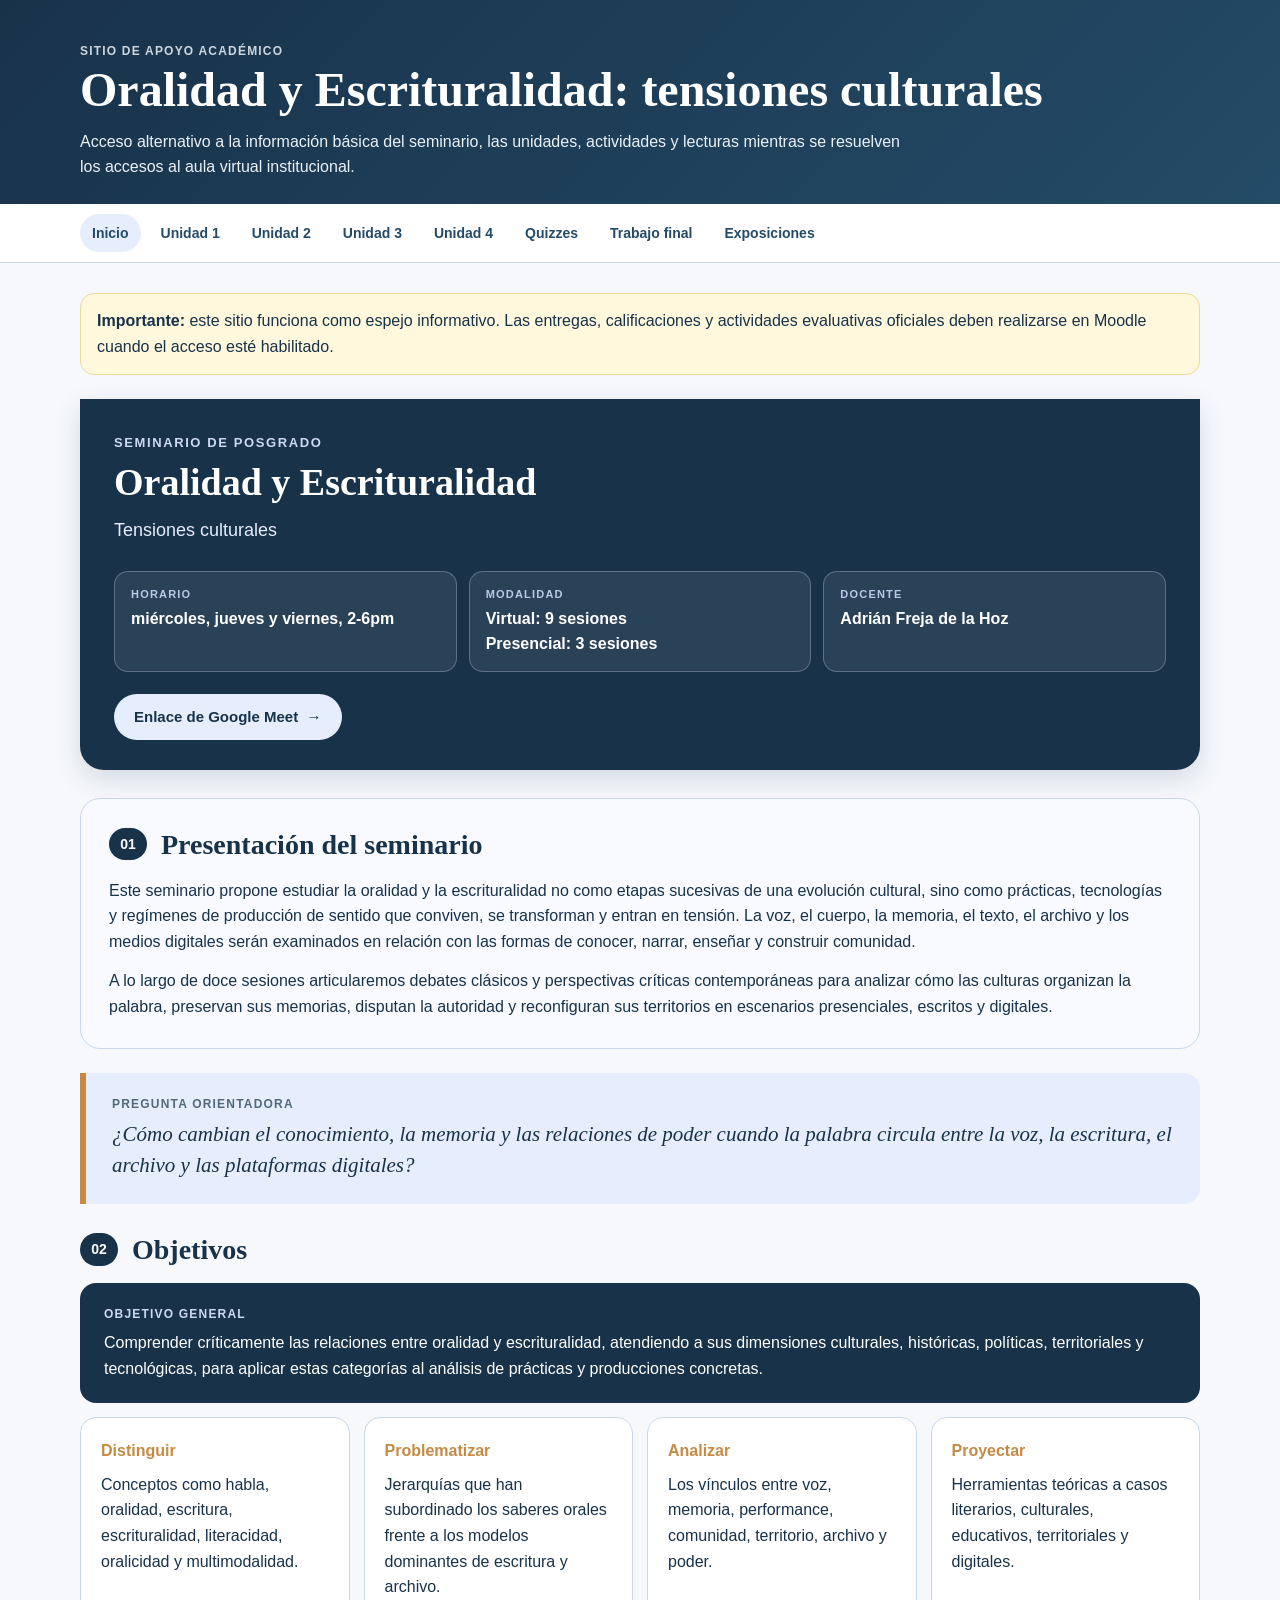
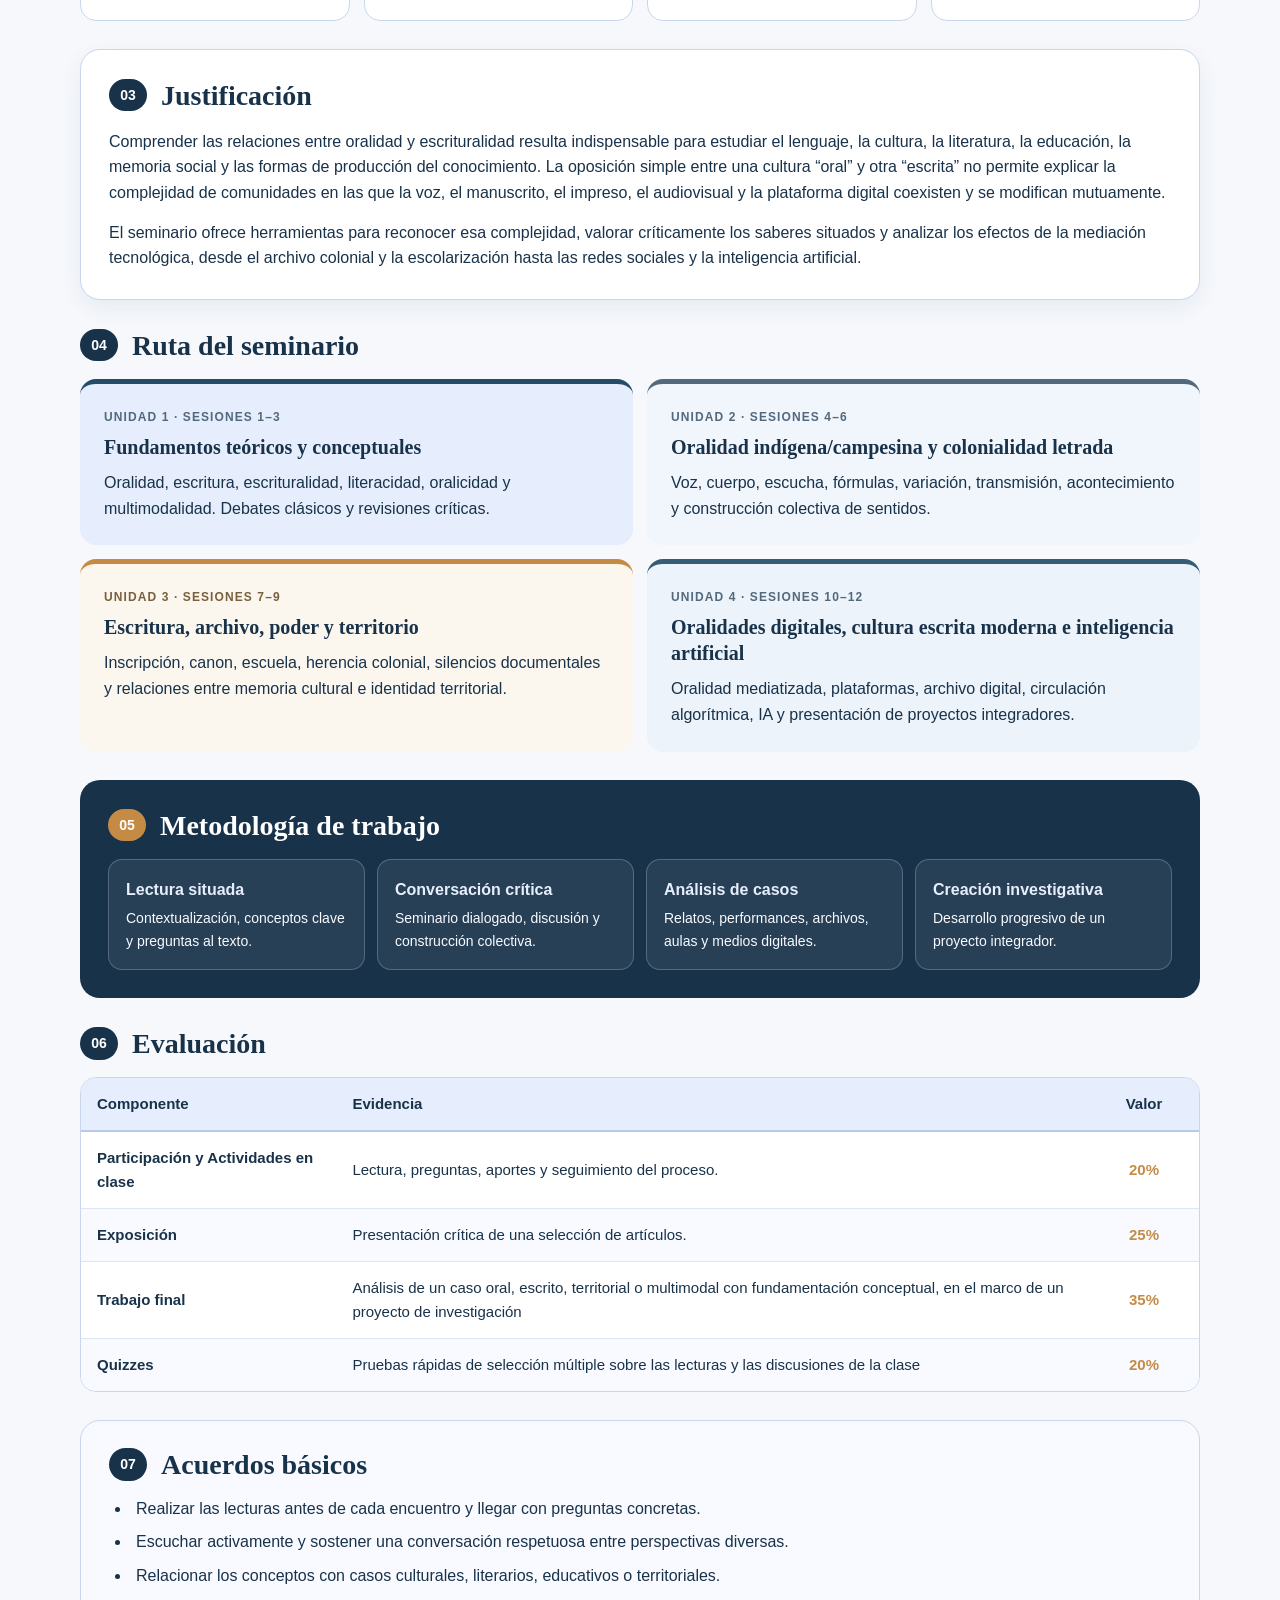
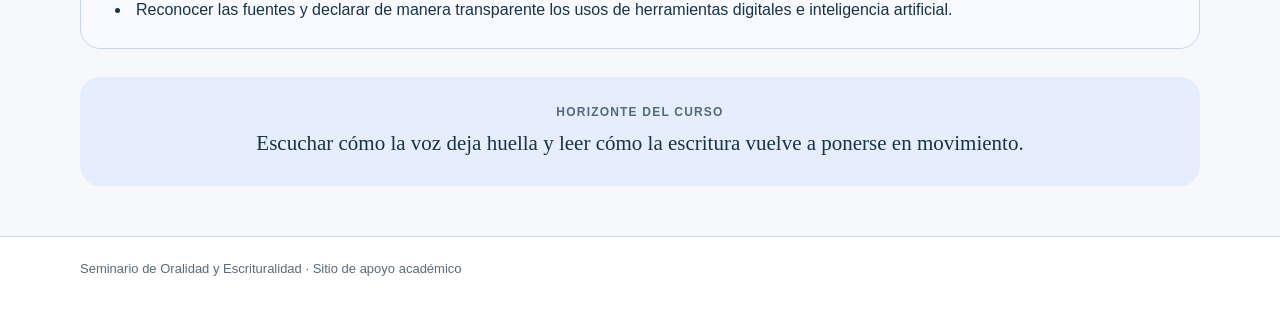
<file: index.html>
<!doctype html>
<html lang="es">
<head>
  <meta charset="utf-8">
  <meta name="viewport" content="width=device-width, initial-scale=1">
  <meta name="description" content="Sitio de apoyo del Seminario de Oralidad y Escrituralidad: tensiones culturales.">
  <title>Seminario de Oralidad y Escrituralidad</title>
  <link rel="stylesheet" href="assets/styles.css">
</head>
<body>
  <header class="site-header">
    <div class="header-inner">
      <p class="kicker">Sitio de apoyo académico</p>
      <h1>Oralidad y Escrituralidad: tensiones culturales</h1>
      <p>Acceso alternativo a la información básica del seminario, las unidades, actividades y lecturas mientras se resuelven los accesos al aula virtual institucional.</p>
    </div>
  </header>

  <nav class="site-nav" aria-label="Navegación principal">
    <div class="nav-inner">
      <a href="index.html" aria-current="page">Inicio</a>
      <a href="unidad-1.html">Unidad 1</a>
      <a href="unidad-2.html">Unidad 2</a>
      <a href="unidad-3.html">Unidad 3</a>
      <a href="unidad-4.html">Unidad 4</a>
      <a href="quizzes.html">Quizzes</a>
      <a href="trabajo-final.html">Trabajo final</a>
      <a href="exposiciones.html">Exposiciones</a>
    </div>
  </nav>

  <main class="container">
    <div class="notice"><strong>Importante:</strong> este sitio funciona como espejo informativo. Las entregas, calificaciones y actividades evaluativas oficiales deben realizarse en Moodle cuando el acceso esté habilitado.</div>

 

    <!-- PEGA AQUÍ EL HTML DE LA PÁGINA DE PRESENTACIÓN DEL MOODLE -->



<!--
  BLOQUE DE PRESENTACIÓN PARA MOODLE
  1. Suba primero la imagen de cabecera mediante el botón "Insertar/editar imagen" de Moodle.
  2. Abra la vista de código HTML (<>) y copie la URL que Moodle asignó a la imagen.
  3. Sustituya URL_IMAGEN_CABECERA por esa URL.
  4. Reemplace los textos entre corchetes: [DÍA], [HORA], [ENLACE...] y los porcentajes de evaluación.

  Compatibilidad: fragmento HTML sin <head>, <body>, <style> ni JavaScript.
  Todos los estilos son en línea para facilitar su uso en el editor de Moodle.
-->

  <!-- TÍTULO Y DATOS PRINCIPALES -->
 <div
    style="margin: 0 0 28px 0; padding: 34px 34px 30px 34px; border-radius: 0 0 24px 24px; background-color: #18324a; color: #ffffff; box-shadow: 0 10px 28px rgba(24, 50, 74, 0.14);">
    <p
      style="margin: 0 0 8px 0; color: #cbd9f2; font-size: 13px; font-weight: bold; letter-spacing: 1.6px; text-transform: uppercase;">
      Seminario de posgrado</p>
    <h1
      style="margin: 0; color: #ffffff; font-family: Georgia, 'Times New Roman', serif; font-size: 38px; font-weight: bold; line-height: 1.15;">
      Oralidad y Escrituralidad</h1>
    <p
      style="max-width: 760px; margin: 12px 0 0 0; color: #e6eefd; font-size: 18px; line-height: 1.55;">
      Tensiones culturales</p>
    <div style="display: flex; flex-wrap: wrap; gap: 12px; margin-top: 26px;">
      <div
        style="flex: 1 1 190px; padding: 14px 16px; border: 1px solid rgba(230, 238, 253, 0.28); border-radius: 14px; background-color: rgba(255, 255, 255, 0.08);">
        <p
          style="margin: 0 0 2px 0; color: #b9c9e8; font-size: 11px; font-weight: bold; letter-spacing: 1.2px; text-transform: uppercase;">
          Horario</p>
        <p style="margin: 0; color: #ffffff; font-weight: bold;">miércoles,
          jueves y viernes, 2-6pm</p>
      </div>
      <div
        style="flex: 1 1 190px; padding: 14px 16px; border: 1px solid rgba(230, 238, 253, 0.28); border-radius: 14px; background-color: rgba(255, 255, 255, 0.08);">
        <p
          style="margin: 0 0 2px 0; color: #b9c9e8; font-size: 11px; font-weight: bold; letter-spacing: 1.2px; text-transform: uppercase;">
          Modalidad</p>
        <p style="margin: 0; color: #ffffff; font-weight: bold;">Virtual: 9
          sesiones</p>
        <p style="margin: 0; color: #ffffff; font-weight: bold;">Presencial: 3
          sesiones</p>
      </div>
      <div
        style="flex: 1 1 190px; padding: 14px 16px; border: 1px solid rgba(230, 238, 253, 0.28); border-radius: 14px; background-color: rgba(255, 255, 255, 0.08);">
        <p
          style="margin: 0 0 2px 0; color: #b9c9e8; font-size: 11px; font-weight: bold; letter-spacing: 1.2px; text-transform: uppercase;">
          Docente</p>
        <p style="margin: 0; color: #ffffff; font-weight: bold;">Adrián Freja de
          la Hoz</p>
      </div>
    </div>
    <p style="margin: 22px 0 0 0;"><a
        style="display: inline-block; padding: 11px 20px; border-radius: 999px; background-color: #e6eefd; color: #18324a; font-size: 15px; font-weight: bold; text-decoration: none;"
        href="http://meet.google.com/vmt-axpx-noa">Enlace de Google Meet  →</a>
    </p>
  </div>
  <!-- PRESENTACIÓN -->
  <div
    style="margin: 0 0 24px 0; padding: 28px; border: 1px solid #c8d6ee; border-radius: 20px; background-color: #f8faff;">
    <div
      style="display: flex; align-items: center; gap: 14px; margin-bottom: 16px;">
      <span
        style="display: inline-block; min-width: 38px; padding: 5px 0; border-radius: 999px; background-color: #18324a; color: #ffffff; font-size: 14px; font-weight: bold; text-align: center;">01</span>
      <h2
        style="margin: 0; color: #18324a; font-family: Georgia, 'Times New Roman', serif; font-size: 28px; line-height: 1.25;">
        Presentación del seminario</h2>
    </div>
    <p style="margin: 0 0 14px 0;">Este seminario propone estudiar la oralidad y
      la escrituralidad no como etapas sucesivas de una evolución cultural, sino
      como prácticas, tecnologías y regímenes de producción de sentido que
      conviven, se transforman y entran en tensión. La voz, el cuerpo, la
      memoria, el texto, el archivo y los medios digitales serán examinados en
      relación con las formas de conocer, narrar, enseñar y construir comunidad.
    </p>
    <p style="margin: 0;">A lo largo de doce sesiones articularemos debates
      clásicos y perspectivas críticas contemporáneas para analizar cómo las
      culturas organizan la palabra, preservan sus memorias, disputan la
      autoridad y reconfiguran sus territorios en escenarios presenciales,
      escritos y digitales.</p>
  </div>
  <!-- PREGUNTA ORIENTADORA -->
  <div
    style="margin: 0 0 28px 0; padding: 22px 26px; border-left: 6px solid #c58b45; border-radius: 0 16px 16px 0; background-color: #e6eefd;">
    <p
      style="margin: 0 0 5px 0; color: #52697d; font-size: 12px; font-weight: bold; letter-spacing: 1.2px; text-transform: uppercase;">
      Pregunta orientadora</p>
    <p
      style="margin: 0; color: #18324a; font-family: Georgia, 'Times New Roman', serif; font-size: 21px; font-style: italic; line-height: 1.5;">
      ¿Cómo cambian el conocimiento, la memoria y las relaciones de poder cuando
      la palabra circula entre la voz, la escritura, el archivo y las
      plataformas digitales?</p>
  </div>
  <!-- OBJETIVOS -->
  <div style="margin: 0 0 28px 0;">
    <div
      style="display: flex; align-items: center; gap: 14px; margin-bottom: 16px;">
      <span
        style="display: inline-block; min-width: 38px; padding: 5px 0; border-radius: 999px; background-color: #18324a; color: #ffffff; font-size: 14px; font-weight: bold; text-align: center;">02</span>
      <h2
        style="margin: 0; color: #18324a; font-family: Georgia, 'Times New Roman', serif; font-size: 28px; line-height: 1.25;">
        Objetivos</h2>
    </div>
    <div
      style="margin-bottom: 14px; padding: 22px 24px; border-radius: 16px; background-color: #18324a; color: #ffffff;">
      <p
        style="margin: 0 0 6px 0; color: #cbd9f2; font-size: 12px; font-weight: bold; letter-spacing: 1.2px; text-transform: uppercase;">
        Objetivo general</p>
      <p style="margin: 0;">Comprender críticamente las relaciones entre
        oralidad y escrituralidad, atendiendo a sus dimensiones culturales,
        históricas, políticas, territoriales y tecnológicas, para aplicar estas
        categorías al análisis de prácticas y producciones concretas.</p>
    </div>
    <div style="display: flex; flex-wrap: wrap; gap: 14px;">
      <div
        style="flex: 1 1 235px; padding: 20px; border: 1px solid #c8d6ee; border-radius: 16px; background-color: #ffffff;">
        <p style="margin: 0 0 8px 0; color: #c58b45; font-weight: bold;">
          Distinguir</p>
        <p style="margin: 0;">Conceptos como habla, oralidad, escritura,
          escrituralidad, literacidad, oralicidad y multimodalidad.</p>
      </div>
      <div
        style="flex: 1 1 235px; padding: 20px; border: 1px solid #c8d6ee; border-radius: 16px; background-color: #ffffff;">
        <p style="margin: 0 0 8px 0; color: #c58b45; font-weight: bold;">
          Problematizar</p>
        <p style="margin: 0;">Jerarquías que han subordinado los saberes orales
          frente a los modelos dominantes de escritura y archivo.</p>
      </div>
      <div
        style="flex: 1 1 235px; padding: 20px; border: 1px solid #c8d6ee; border-radius: 16px; background-color: #ffffff;">
        <p style="margin: 0 0 8px 0; color: #c58b45; font-weight: bold;">
          Analizar</p>
        <p style="margin: 0;">Los vínculos entre voz, memoria, performance,
          comunidad, territorio, archivo y poder.</p>
      </div>
      <div
        style="flex: 1 1 235px; padding: 20px; border: 1px solid #c8d6ee; border-radius: 16px; background-color: #ffffff;">
        <p style="margin: 0 0 8px 0; color: #c58b45; font-weight: bold;">
          Proyectar</p>
        <p style="margin: 0;">Herramientas teóricas a casos literarios,
          culturales, educativos, territoriales y digitales.</p>
      </div>
    </div>
  </div>
  <!-- JUSTIFICACIÓN -->
  <div
    style="margin: 0 0 28px 0; padding: 28px; border: 1px solid #c8d6ee; border-radius: 20px; background-color: #ffffff; box-shadow: 0 8px 22px rgba(24, 50, 74, 0.07);">
    <div
      style="display: flex; align-items: center; gap: 14px; margin-bottom: 16px;">
      <span
        style="display: inline-block; min-width: 38px; padding: 5px 0; border-radius: 999px; background-color: #18324a; color: #ffffff; font-size: 14px; font-weight: bold; text-align: center;">03</span>
      <h2
        style="margin: 0; color: #18324a; font-family: Georgia, 'Times New Roman', serif; font-size: 28px; line-height: 1.25;">
        Justificación</h2>
    </div>
    <p style="margin: 0 0 14px 0;">Comprender las relaciones entre oralidad y
      escrituralidad resulta indispensable para estudiar el lenguaje, la
      cultura, la literatura, la educación, la memoria social y las formas de
      producción del conocimiento. La oposición simple entre una cultura “oral”
      y otra “escrita” no permite explicar la complejidad de comunidades en las
      que la voz, el manuscrito, el impreso, el audiovisual y la plataforma
      digital coexisten y se modifican mutuamente.</p>
    <p style="margin: 0;">El seminario ofrece herramientas para reconocer esa
      complejidad, valorar críticamente los saberes situados y analizar los
      efectos de la mediación tecnológica, desde el archivo colonial y la
      escolarización hasta las redes sociales y la inteligencia artificial.</p>
  </div>
  <!-- MÓDULOS -->
  <div style="margin: 0 0 28px 0;">
    <div
      style="display: flex; align-items: center; gap: 14px; margin-bottom: 16px;">
      <span
        style="display: inline-block; min-width: 38px; padding: 5px 0; border-radius: 999px; background-color: #18324a; color: #ffffff; font-size: 14px; font-weight: bold; text-align: center;">04</span>
      <h2
        style="margin: 0; color: #18324a; font-family: Georgia, 'Times New Roman', serif; font-size: 28px; line-height: 1.25;">
        Ruta del seminario</h2>
    </div>
    <div style="display: flex; flex-wrap: wrap; gap: 14px;">
      <div
        style="flex: 1 1 400px; padding: 24px; border-top: 5px solid #244b67; border-radius: 16px; background-color: #e6eefd;">
        <p
          style="margin: 0 0 7px 0; color: #52697d; font-size: 12px; font-weight: bold; letter-spacing: 1.1px; text-transform: uppercase;">
          Unidad 1 · Sesiones 1–3</p>
        <h3
          style="margin: 0 0 10px 0; color: #18324a; font-size: 20px; line-height: 1.3;">
          Fundamentos teóricos y conceptuales</h3>
        <p style="margin: 0;">Oralidad, escritura, escrituralidad, literacidad,
          oralicidad y multimodalidad. Debates clásicos y revisiones críticas.
        </p>
      </div>
      <div
        style="flex: 1 1 400px; padding: 24px; border-top: 5px solid #52697d; border-radius: 16px; background-color: #f1f5fc;">
        <p
          style="margin: 0 0 7px 0; color: #52697d; font-size: 12px; font-weight: bold; letter-spacing: 1.1px; text-transform: uppercase;">
          unidad 2 · Sesiones 4–6</p>
        <h3
          style="margin: 0 0 10px 0; color: #18324a; font-size: 20px; line-height: 1.3;">
          Oralidad indígena/campesina y colonialidad letrada</h3>
        <p style="margin: 0;">Voz, cuerpo, escucha, fórmulas, variación,
          transmisión, acontecimiento y construcción colectiva de sentidos.</p>
      </div>
      <div
        style="flex: 1 1 400px; padding: 24px; border-top: 5px solid #c58b45; border-radius: 16px; background-color: #fbf7ef;">
        <p
          style="margin: 0 0 7px 0; color: #79603d; font-size: 12px; font-weight: bold; letter-spacing: 1.1px; text-transform: uppercase;">
          unidad 3 · Sesiones 7–9</p>
        <h3
          style="margin: 0 0 10px 0; color: #18324a; font-size: 20px; line-height: 1.3;">
          Escritura, archivo, poder y territorio</h3>
        <p style="margin: 0;">Inscripción, canon, escuela, herencia colonial,
          silencios documentales y relaciones entre memoria cultural e identidad
          territorial.</p>
      </div>
      <div
        style="flex: 1 1 400px; padding: 24px; border-top: 5px solid #365d78; border-radius: 16px; background-color: #edf3fa;">
        <p
          style="margin: 0 0 7px 0; color: #52697d; font-size: 12px; font-weight: bold; letter-spacing: 1.1px; text-transform: uppercase;">
          unidad 4 · Sesiones 10–12</p>
        <h3
          style="margin: 0 0 10px 0; color: #18324a; font-size: 20px; line-height: 1.3;">
          Oralidades digitales, cultura escrita moderna e inteligencia
          artificial</h3>
        <p style="margin: 0;">Oralidad mediatizada, plataformas, archivo
          digital, circulación algorítmica, IA y presentación de proyectos
          integradores.</p>
      </div>
    </div>
  </div>
  <!-- METODOLOGÍA -->
  <div
    style="margin: 0 0 28px 0; padding: 28px; border-radius: 20px; background-color: #18324a; color: #ffffff;">
    <div
      style="display: flex; align-items: center; gap: 14px; margin-bottom: 16px;">
      <span
        style="display: inline-block; min-width: 38px; padding: 5px 0; border-radius: 999px; background-color: #c58b45; color: #ffffff; font-size: 14px; font-weight: bold; text-align: center;">05</span>
      <h2
        style="margin: 0; color: #ffffff; font-family: Georgia, 'Times New Roman', serif; font-size: 28px; line-height: 1.25;">
        Metodología de trabajo</h2>
    </div>
    <div style="display: flex; flex-wrap: wrap; gap: 12px;">
      <div
        style="flex: 1 1 190px; padding: 17px; border: 1px solid rgba(230, 238, 253, 0.24); border-radius: 14px; background-color: rgba(255, 255, 255, 0.07);">
        <p style="margin: 0 0 5px 0; color: #e6eefd; font-weight: bold;">Lectura
          situada</p>
        <p style="margin: 0; color: #f8faff; font-size: 14px;">
          Contextualización, conceptos clave y preguntas al texto.</p>
      </div>
      <div
        style="flex: 1 1 190px; padding: 17px; border: 1px solid rgba(230, 238, 253, 0.24); border-radius: 14px; background-color: rgba(255, 255, 255, 0.07);">
        <p style="margin: 0 0 5px 0; color: #e6eefd; font-weight: bold;">
          Conversación crítica</p>
        <p style="margin: 0; color: #f8faff; font-size: 14px;">Seminario
          dialogado, discusión y construcción colectiva.</p>
      </div>
      <div
        style="flex: 1 1 190px; padding: 17px; border: 1px solid rgba(230, 238, 253, 0.24); border-radius: 14px; background-color: rgba(255, 255, 255, 0.07);">
        <p style="margin: 0 0 5px 0; color: #e6eefd; font-weight: bold;">
          Análisis de casos</p>
        <p style="margin: 0; color: #f8faff; font-size: 14px;">Relatos,
          performances, archivos, aulas y medios digitales.</p>
      </div>
      <div
        style="flex: 1 1 190px; padding: 17px; border: 1px solid rgba(230, 238, 253, 0.24); border-radius: 14px; background-color: rgba(255, 255, 255, 0.07);">
        <p style="margin: 0 0 5px 0; color: #e6eefd; font-weight: bold;">
          Creación investigativa</p>
        <p style="margin: 0; color: #f8faff; font-size: 14px;">Desarrollo
          progresivo de un proyecto integrador.</p>
      </div>
    </div>
  </div>
  <!-- EVALUACIÓN -->
  <div style="margin: 0 0 28px 0;">
    <div
      style="display: flex; align-items: center; gap: 14px; margin-bottom: 16px;">
      <span
        style="display: inline-block; min-width: 38px; padding: 5px 0; border-radius: 999px; background-color: #18324a; color: #ffffff; font-size: 14px; font-weight: bold; text-align: center;">06</span>
      <h2
        style="margin: 0; color: #18324a; font-family: Georgia, 'Times New Roman', serif; font-size: 28px; line-height: 1.25;">
        Evaluación</h2>
    </div>
    <div
      style="overflow-x: auto; border: 1px solid #c8d6ee; border-radius: 16px; background-color: #ffffff;">
      <table
        style="width: 100%; min-width: 620px; border-collapse: collapse; color: #18324a; font-size: 15px;">
        <thead>
          <tr style="background-color: #e6eefd;">
            <th
              style="padding: 14px 16px; border-bottom: 2px solid #b9c9e8; text-align: left;"
              scope="col">Componente</th>
            <th
              style="padding: 14px 16px; border-bottom: 2px solid #b9c9e8; text-align: left;"
              scope="col">Evidencia</th>
            <th
              style="width: 110px; padding: 14px 16px; border-bottom: 2px solid #b9c9e8; text-align: center;"
              scope="col">Valor</th>
          </tr>
        </thead>
        <tbody>
          <tr>
            <td
              style="padding: 14px 16px; border-bottom: 1px solid #dce5f4; font-weight: bold;">
              Participación y Actividades en clase</td>
            <td style="padding: 14px 16px; border-bottom: 1px solid #dce5f4;">
              Lectura, preguntas, aportes y seguimiento del proceso.</td>
            <td
              style="padding: 14px 16px; border-bottom: 1px solid #dce5f4; color: #c58b45; font-weight: bold; text-align: center;">
              20%</td>
          </tr>
          <tr style="background-color: #f8faff;">
            <td
              style="padding: 14px 16px; border-bottom: 1px solid #dce5f4; font-weight: bold;">
              Exposición </td>
            <td style="padding: 14px 16px; border-bottom: 1px solid #dce5f4;">
              Presentación crítica de una selección de artículos.</td>
            <td
              style="padding: 14px 16px; border-bottom: 1px solid #dce5f4; color: #c58b45; font-weight: bold; text-align: center;">
              25%</td>
          </tr>
          <tr>
            <td
              style="padding: 14px 16px; border-bottom: 1px solid #dce5f4; font-weight: bold;">
              Trabajo final</td>
            <td style="padding: 14px 16px; border-bottom: 1px solid #dce5f4;">
              Análisis de un caso oral, escrito, territorial o multimodal con
              fundamentación conceptual, en el marco de un proyecto de
              investigación</td>
            <td
              style="padding: 14px 16px; border-bottom: 1px solid #dce5f4; color: #c58b45; font-weight: bold; text-align: center;">
              35%</td>
          </tr>
          <tr style="background-color: #f8faff;">
            <td style="padding: 14px 16px; font-weight: bold;">Quizzes</td>
            <td style="padding: 14px 16px;">Pruebas rápidas de selección
              múltiple sobre las lecturas y las discusiones de la clase</td>
            <td
              style="padding: 14px 16px; color: #c58b45; font-weight: bold; text-align: center;">
              20%</td>
          </tr>
        </tbody>
      </table>
    </div>
  </div>
  <!-- ACUERDOS -->
  <div
    style="margin: 0 0 28px 0; padding: 26px 28px; border: 1px solid #c8d6ee; border-radius: 20px; background-color: #f8faff;">
    <div
      style="display: flex; align-items: center; gap: 14px; margin-bottom: 14px;">
      <span
        style="display: inline-block; min-width: 38px; padding: 5px 0; border-radius: 999px; background-color: #18324a; color: #ffffff; font-size: 14px; font-weight: bold; text-align: center;">07</span>
      <h2
        style="margin: 0; color: #18324a; font-family: Georgia, 'Times New Roman', serif; font-size: 28px; line-height: 1.25;">
        Acuerdos básicos</h2>
    </div>
    <ul style="margin: 0; padding-left: 22px;">
      <li style="margin-bottom: 8px; padding-left: 5px;">Realizar las lecturas
        antes de cada encuentro y llegar con preguntas concretas.</li>
      <li style="margin-bottom: 8px; padding-left: 5px;">Escuchar activamente y
        sostener una conversación respetuosa entre perspectivas diversas.</li>
      <li style="margin-bottom: 8px; padding-left: 5px;">Relacionar los
        conceptos con casos culturales, literarios, educativos o territoriales.
      </li>
      <li style="padding-left: 5px;">Reconocer las fuentes y declarar de manera
        transparente los usos de herramientas digitales e inteligencia
        artificial.</li>
    </ul>
  </div>
  <!-- CIERRE -->
  <div
    style="padding: 26px 30px; border-radius: 20px; background-color: #e6eefd; text-align: center;">
    <p
      style="margin: 0 0 6px 0; color: #52697d; font-size: 12px; font-weight: bold; letter-spacing: 1.2px; text-transform: uppercase;">
      Horizonte del curso</p>
    <p
      style="max-width: 780px; margin: 0 auto; color: #18324a; font-family: Georgia, 'Times New Roman', serif; font-size: 21px; line-height: 1.5;">
      Escuchar cómo la voz deja huella y leer cómo la escritura vuelve a ponerse
      en movimiento.</p>
  </div>
</div>
    
    <!-- FIN DEL CONTENIDO PEGADO -->

 
  </main>

  <footer class="site-footer">
    <div class="footer-inner">Seminario de Oralidad y Escrituralidad · Sitio de apoyo académico</div>
  </footer>
</body>
</html>
</file>
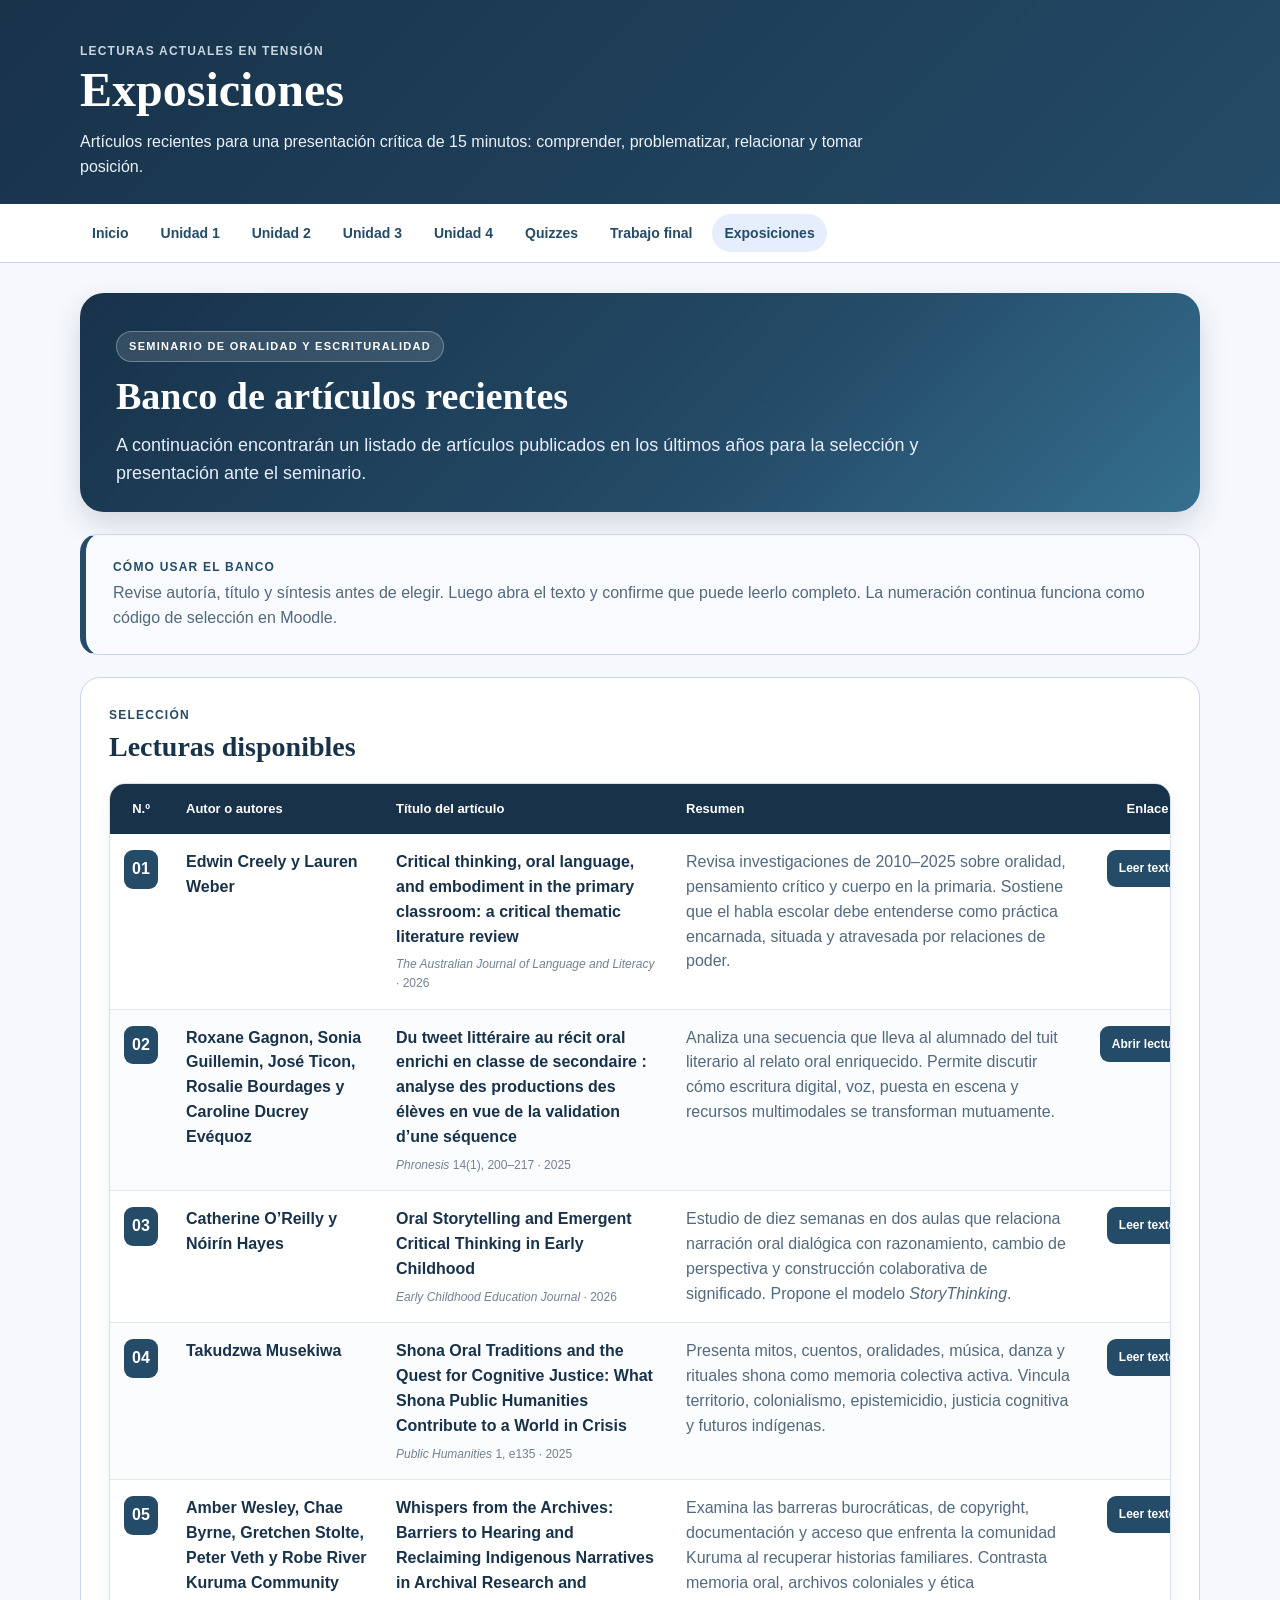
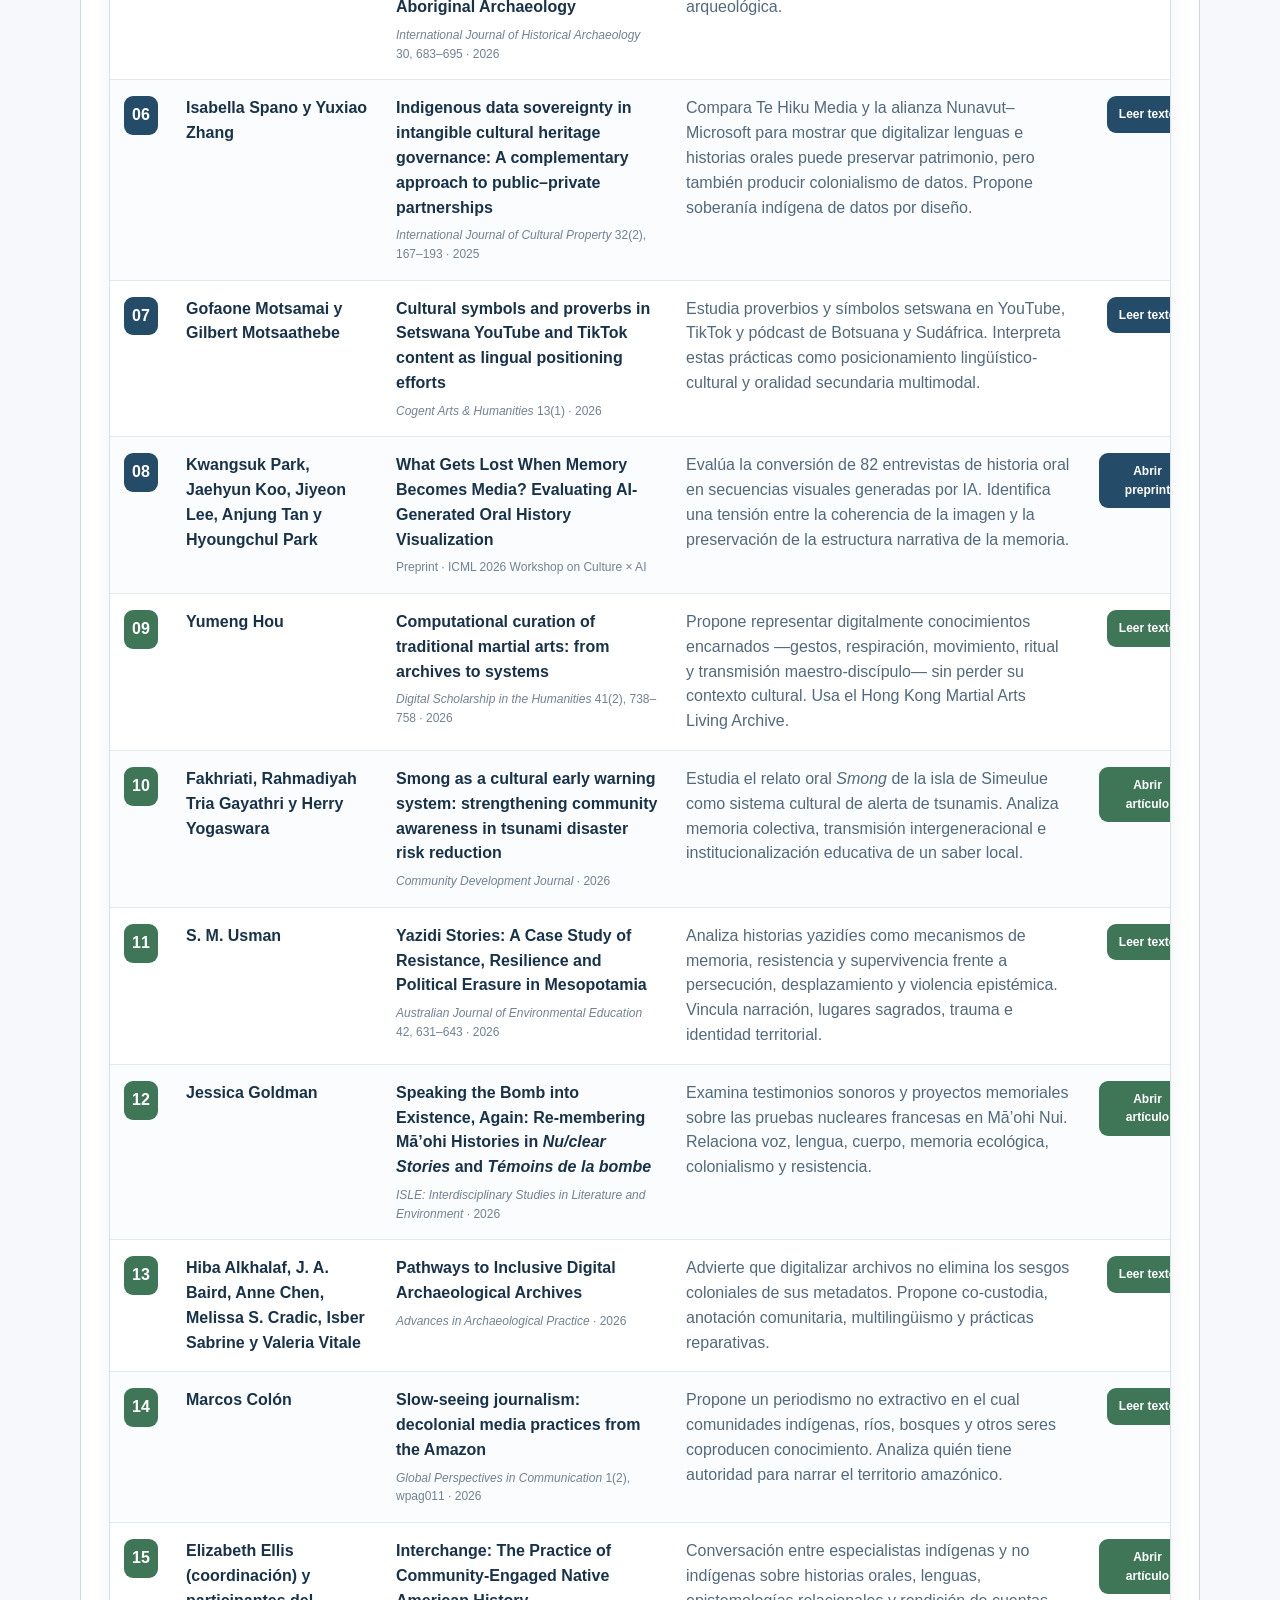
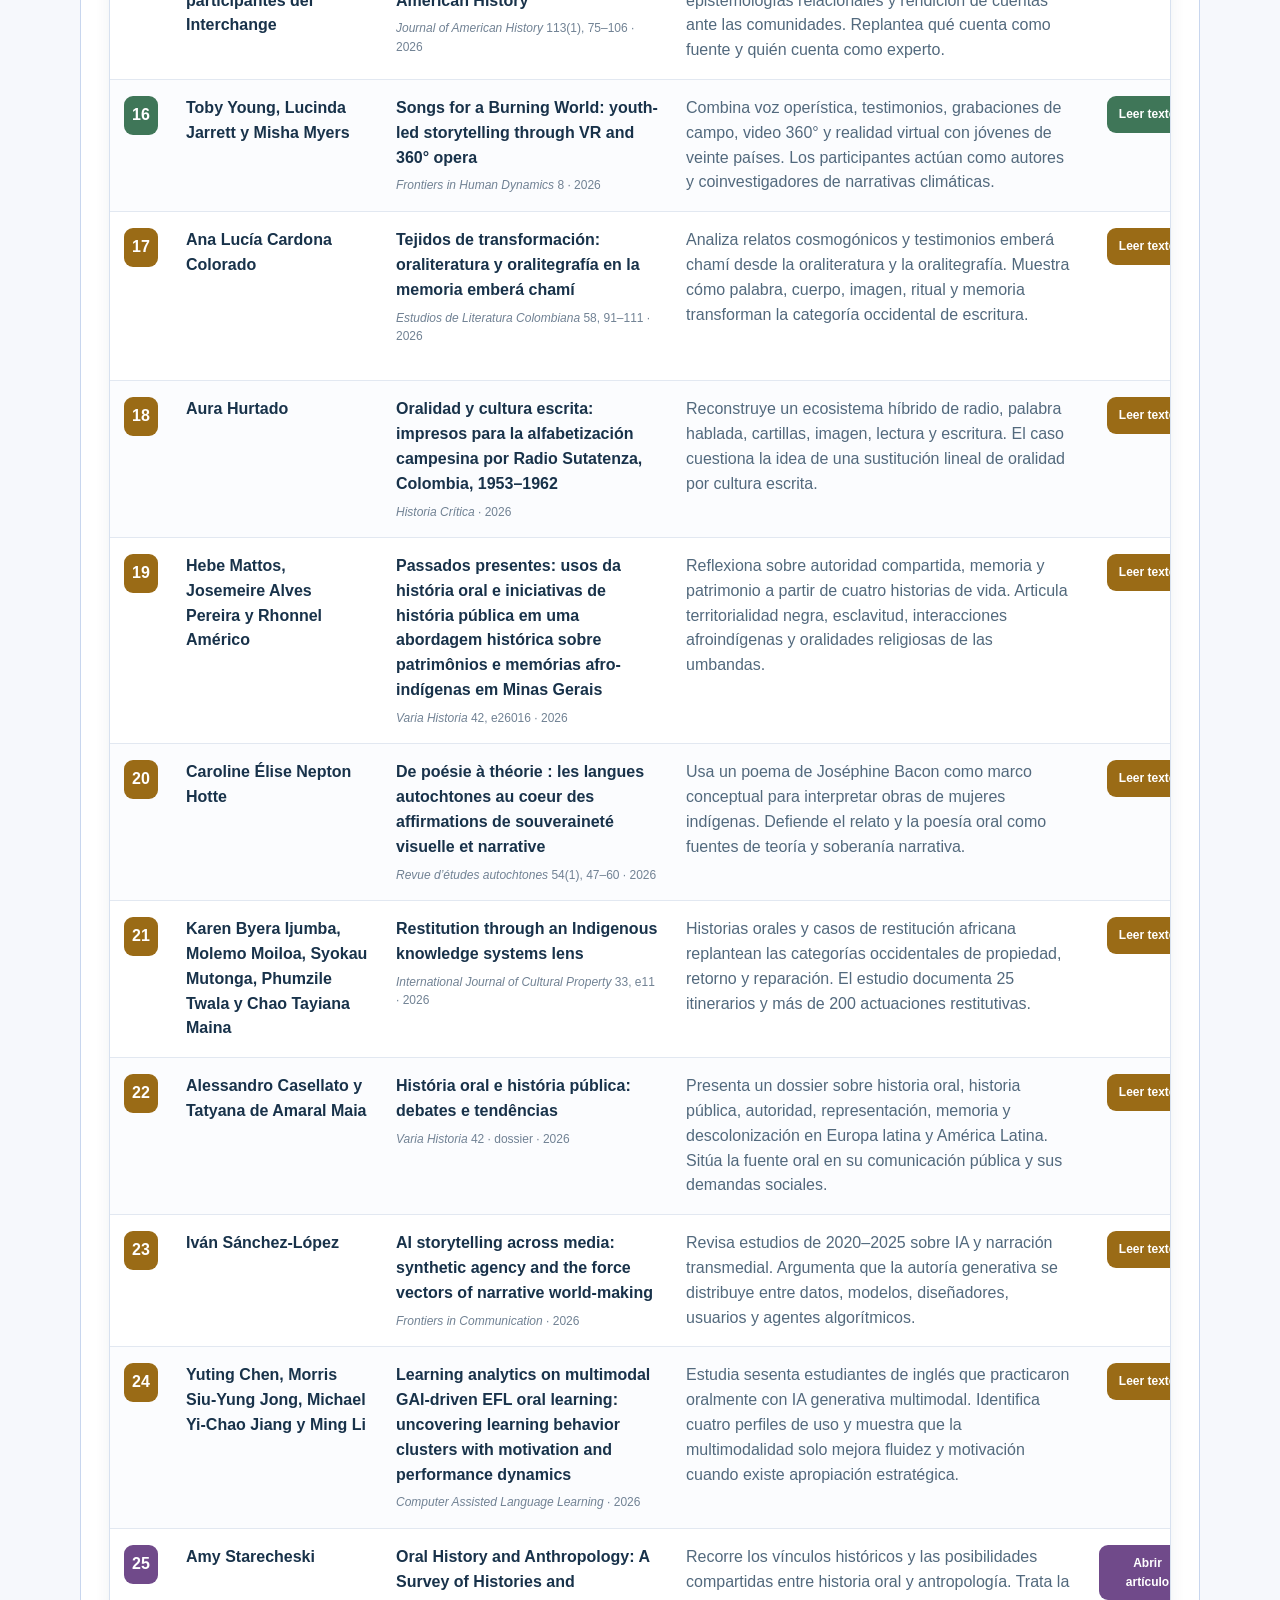
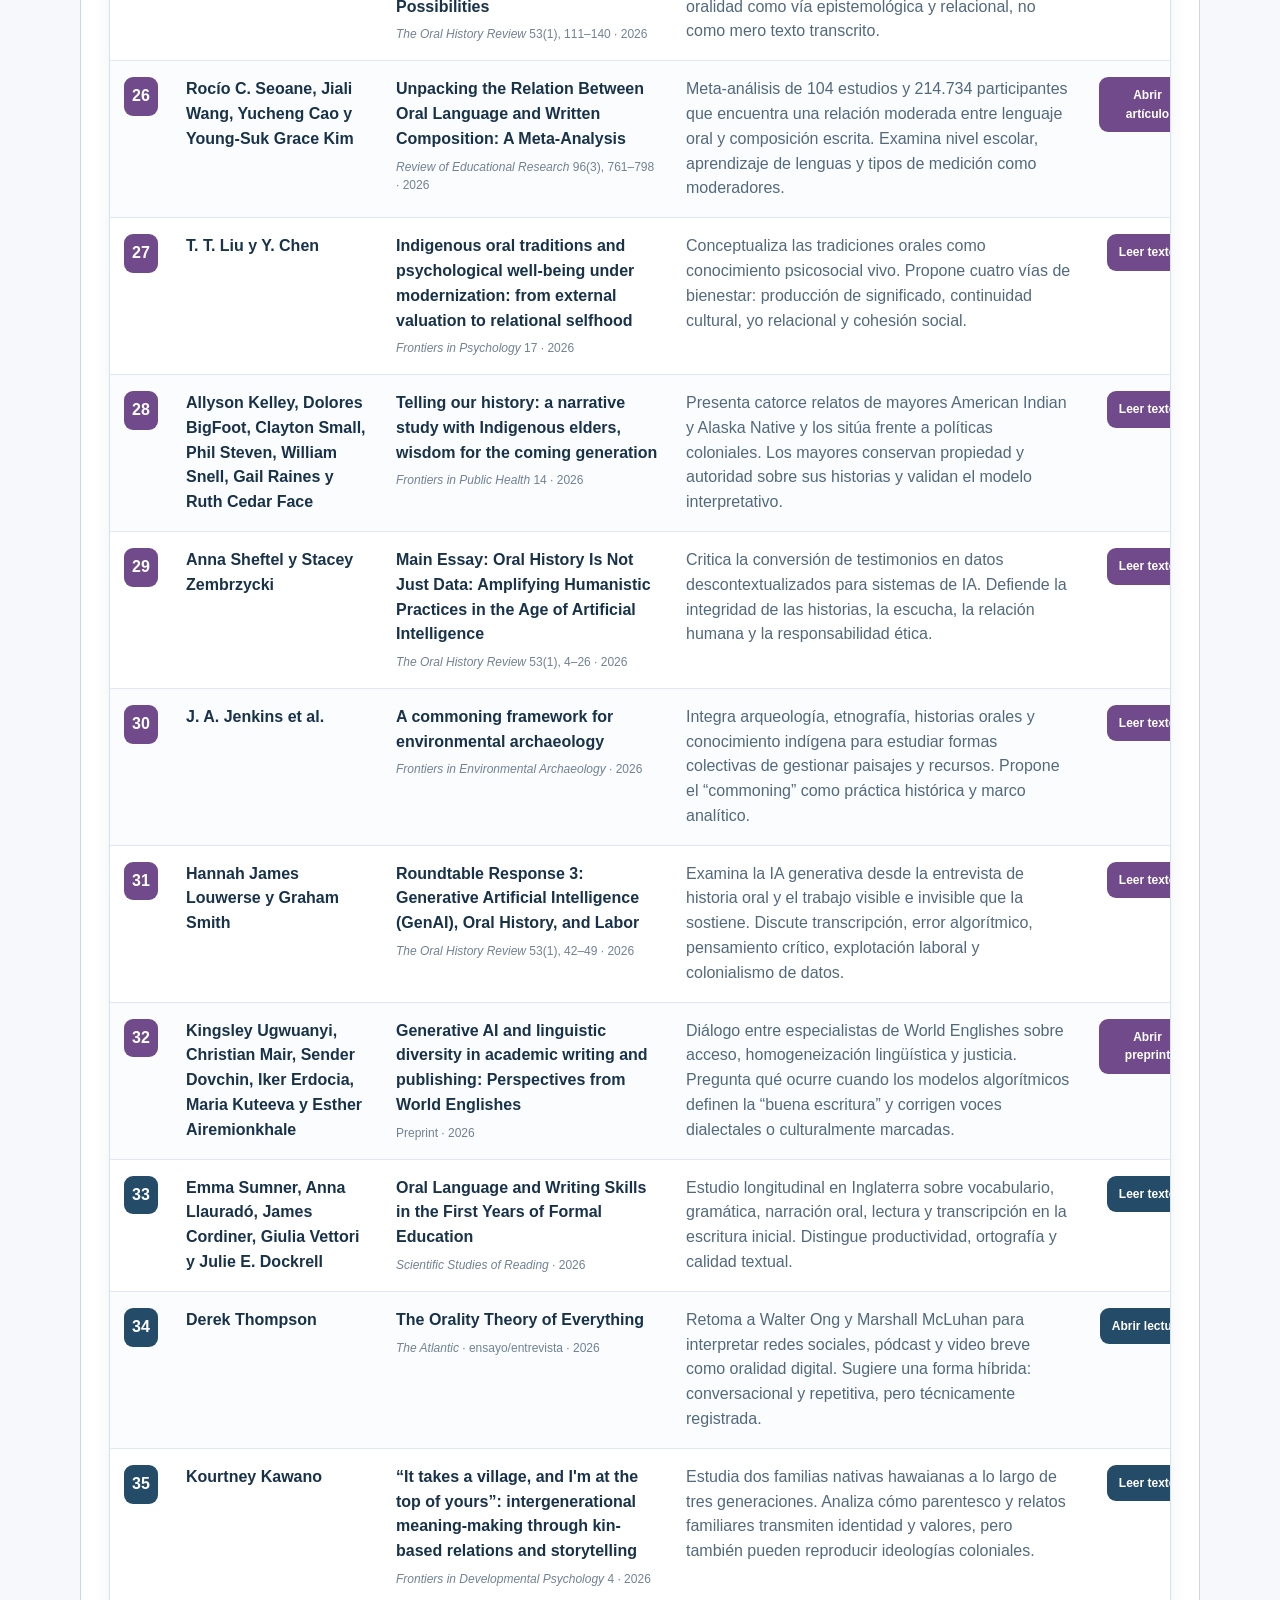
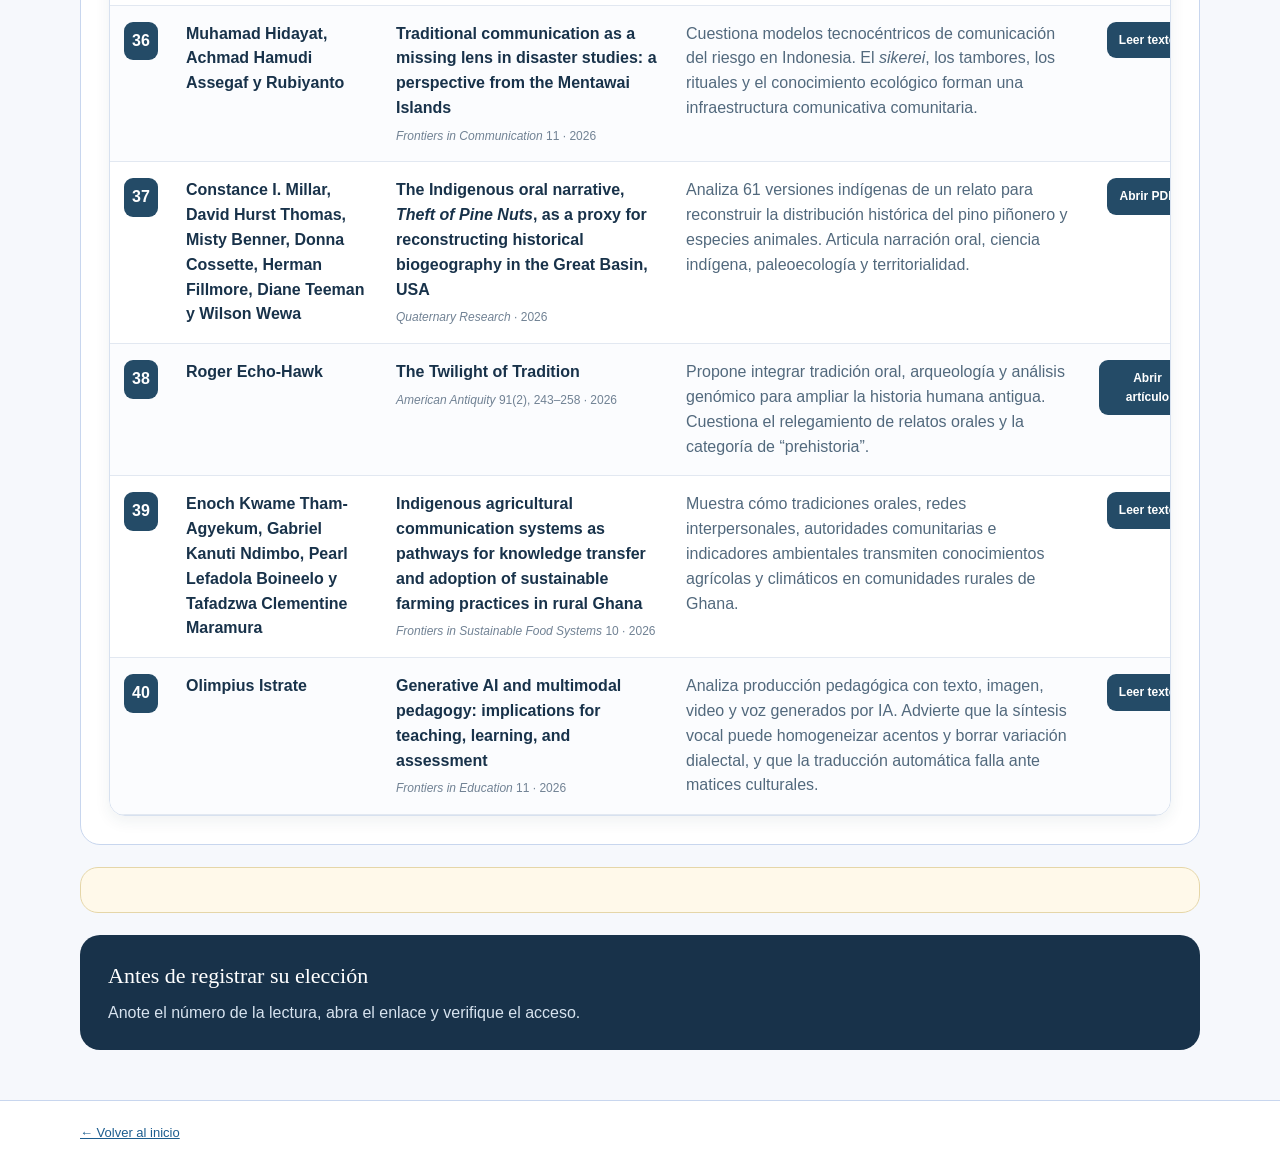
<file: exposiciones.html>
<!doctype html>
<html lang="es">
<head>
  <meta charset="utf-8">
  <meta name="viewport" content="width=device-width, initial-scale=1">
  <meta name="description" content="Lecturas actuales para exposiciones del Seminario de Oralidad y Escrituralidad.">
  <title>Exposiciones · Seminario de Oralidad y Escrituralidad</title>
  <link rel="stylesheet" href="assets/styles.css">
</head>
<body>
  <header class="site-header">
    <div class="header-inner">
      <p class="kicker">Lecturas actuales en tensión</p>
      <h1>Exposiciones</h1>
      <p>Artículos recientes para una presentación crítica de 15 minutos: comprender, problematizar, relacionar y tomar posición.</p>
    </div>
  </header>

  <nav class="site-nav" aria-label="Navegación principal">
    <div class="nav-inner">
      <a href="index.html">Inicio</a>
      <a href="unidad-1.html">Unidad 1</a>
      <a href="unidad-2.html">Unidad 2</a>
      <a href="unidad-3.html">Unidad 3</a>
      <a href="unidad-4.html">Unidad 4</a>
      <a href="quizzes.html">Quizzes</a>
      <a href="trabajo-final.html">Trabajo final</a>
      <a href="exposiciones.html" aria-current="page">Exposiciones</a>
    </div>
  </nav>

  <main class="container">
   <!-- PÁGINA MOODLE · BANCO ACUMULATIVO DE LECTURAS ACTUALES -->
<div
  style="max-width: 1240px; margin: 0 auto; color: #18324a; font-family: Arial,Helvetica,sans-serif; line-height: 1.55;">
  <section
    style="overflow: hidden; margin-bottom: 22px; border-radius: 24px; background: linear-gradient(135deg,#18324a 0%,#244b67 60%,#356f8f 100%); box-shadow: 0 12px 30px rgba(24,50,74,.16);">
    <div style="padding: 38px 36px 24px;">
      <p
        style="display: inline-block; margin: 0 0 13px; padding: 6px 12px; border: 1px solid rgba(255,255,255,.3); border-radius: 999px; background: rgba(255,255,255,.12); color: #fff; font-size: 11px; font-weight: bold; letter-spacing: 1.3px; text-transform: uppercase;">
        Seminario de Oralidad y Escrituralidad</p>
      <h2
        style="margin: 0; color: #fff; font-family: Georgia,'Times New Roman',serif; font-size: 38px; line-height: 1.12;">
        Banco de artículos recientes</h2>
      <p
        style="max-width: 900px; margin: 14px 0 0; color: #e6eefd; font-size: 18px;">
        A continuación encontrarán un listado de artículos publicados en los
        últimos años para la selección y presentación ante el seminario.</p>
    </div>
  </section>
  <section
    style="margin-bottom: 22px; padding: 23px 27px; border: 1px solid #c8d6ee; border-left: 6px solid #244b67; border-radius: 18px; background: #f8faff;">
    <p
      style="margin: 0 0 5px; color: #244b67; font-size: 12px; font-weight: bold; letter-spacing: 1.2px; text-transform: uppercase;">
      Cómo usar el banco</p>
    <p style="margin: 0; color: #52697d;">Revise autoría, título y síntesis
      antes de elegir. Luego abra el texto y confirme que puede leerlo completo.
      La numeración continua funciona como código de selección en Moodle. </p>
  </section>
  <section
    style="margin-bottom: 22px; padding: 28px; border: 1px solid #c8d6ee; border-radius: 20px; background: #fff;">
    <p
      style="margin: 0 0 5px; color: #244b67; font-size: 12px; font-weight: bold; letter-spacing: 1.2px; text-transform: uppercase;">
      Selección </p>
    <h3
      style="margin: 0; color: #18324a; font-family: Georgia,'Times New Roman',serif; font-size: 28px;">
      Lecturas disponibles</h3>
    <p style="margin: 8px 0 20px; color: #52697d;"></p>
    <div
      style="overflow-x: auto; border: 1px solid #d7e1ef; border-radius: 16px; box-shadow: 0 5px 16px rgba(24,50,74,.07);">
      <table
        style="width: 100%; min-width: 1100px; border-collapse: collapse; background: #fff;">
        <thead>
          <tr style="background: #18324a;">
            <th
              style="width: 62px; padding: 15px 10px; color: #fff; font-size: 13px; text-align: center;"
              scope="col">N.º</th>
            <th
              style="width: 210px; padding: 15px 14px; color: #fff; font-size: 13px; text-align: left;"
              scope="col">Autor o autores</th>
            <th
              style="width: 290px; padding: 15px 14px; color: #fff; font-size: 13px; text-align: left;"
              scope="col">Título del artículo</th>
            <th
              style="padding: 15px 14px; color: #fff; font-size: 13px; text-align: left;"
              scope="col">Resumen</th>
            <th
              style="width: 125px; padding: 15px 14px; color: #fff; font-size: 13px; text-align: center;"
              scope="col">Enlace</th>
          </tr>
        </thead>
        <tbody>
          <tr>
            <td
              style="padding: 16px 10px; border-bottom: 1px solid #e2e8f1; text-align: center; vertical-align: top;">
              <span
                style="display: inline-block; padding: 7px 8px; border-radius: 9px; background: #244b67; color: #fff; font-weight: bold;">01</span>
            </td>
            <td
              style="padding: 16px 14px; border-bottom: 1px solid #e2e8f1; vertical-align: top;">
              <strong>Edwin Creely y Lauren Weber</strong></td>
            <td
              style="padding: 16px 14px; border-bottom: 1px solid #e2e8f1; vertical-align: top;">
              <strong>Critical thinking, oral language, and embodiment in the
                primary classroom: a critical thematic literature
                review</strong>
              <p style="margin: 6px 0 0; color: #718294; font-size: 12px;">
                <em>The Australian Journal of Language and Literacy</em> · 2026
              </p>
            </td>
            <td
              style="padding: 16px 14px; border-bottom: 1px solid #e2e8f1; color: #52697d; vertical-align: top;">
              Revisa investigaciones de 2010–2025 sobre oralidad, pensamiento
              crítico y cuerpo en la primaria. Sostiene que el habla escolar
              debe entenderse como práctica encarnada, situada y atravesada por
              relaciones de poder.</td>
            <td
              style="padding: 16px 14px; border-bottom: 1px solid #e2e8f1; text-align: center; vertical-align: top;">
              <a style="display: inline-block; padding: 9px 12px; border-radius: 9px; background: #244b67; color: #fff; font-size: 12px; font-weight: bold; text-decoration: none;"
                href="https://doi.org/10.1007/s44020-026-00117-0"
                target="_blank" rel="noopener">Leer texto</a></td>
          </tr>
          <tr style="background: #fbfcfe;">
            <td
              style="padding: 16px 10px; border-bottom: 1px solid #e2e8f1; text-align: center; vertical-align: top;">
              <span
                style="display: inline-block; padding: 7px 8px; border-radius: 9px; background: #244b67; color: #fff; font-weight: bold;">02</span>
            </td>
            <td
              style="padding: 16px 14px; border-bottom: 1px solid #e2e8f1; vertical-align: top;">
              <strong>Roxane Gagnon, Sonia Guillemin, José Ticon, Rosalie
                Bourdages y Caroline Ducrey Evéquoz</strong></td>
            <td
              style="padding: 16px 14px; border-bottom: 1px solid #e2e8f1; vertical-align: top;">
              <strong>Du tweet littéraire au récit oral enrichi en classe de
                secondaire : analyse des productions des élèves en vue de la
                validation d’une séquence</strong>
              <p style="margin: 6px 0 0; color: #718294; font-size: 12px;">
                <em>Phronesis</em> 14(1), 200–217 · 2025</p>
            </td>
            <td
              style="padding: 16px 14px; border-bottom: 1px solid #e2e8f1; color: #52697d; vertical-align: top;">
              Analiza una secuencia que lleva al alumnado del tuit literario al
              relato oral enriquecido. Permite discutir cómo escritura digital,
              voz, puesta en escena y recursos multimodales se transforman
              mutuamente.</td>
            <td
              style="padding: 16px 14px; border-bottom: 1px solid #e2e8f1; text-align: center; vertical-align: top;">
              <a style="display: inline-block; padding: 9px 12px; border-radius: 9px; background: #244b67; color: #fff; font-size: 12px; font-weight: bold; text-decoration: none;"
                href="https://shs.cairn.info/revue-phronesis-2025-1-page-200"
                target="_blank" rel="noopener">Abrir lectura</a></td>
          </tr>
          <tr>
            <td
              style="padding: 16px 10px; border-bottom: 1px solid #e2e8f1; text-align: center; vertical-align: top;">
              <span
                style="display: inline-block; padding: 7px 8px; border-radius: 9px; background: #244b67; color: #fff; font-weight: bold;">03</span>
            </td>
            <td
              style="padding: 16px 14px; border-bottom: 1px solid #e2e8f1; vertical-align: top;">
              <strong>Catherine O’Reilly y Nóirín Hayes</strong></td>
            <td
              style="padding: 16px 14px; border-bottom: 1px solid #e2e8f1; vertical-align: top;">
              <strong>Oral Storytelling and Emergent Critical Thinking in Early
                Childhood</strong>
              <p style="margin: 6px 0 0; color: #718294; font-size: 12px;">
                <em>Early Childhood Education Journal</em> · 2026</p>
            </td>
            <td
              style="padding: 16px 14px; border-bottom: 1px solid #e2e8f1; color: #52697d; vertical-align: top;">
              Estudio de diez semanas en dos aulas que relaciona narración oral
              dialógica con razonamiento, cambio de perspectiva y construcción
              colaborativa de significado. Propone el modelo
              <em>StoryThinking</em>.</td>
            <td
              style="padding: 16px 14px; border-bottom: 1px solid #e2e8f1; text-align: center; vertical-align: top;">
              <a style="display: inline-block; padding: 9px 12px; border-radius: 9px; background: #244b67; color: #fff; font-size: 12px; font-weight: bold; text-decoration: none;"
                href="https://doi.org/10.1007/s10643-026-02296-4"
                target="_blank" rel="noopener">Leer texto</a></td>
          </tr>
          <tr style="background: #fbfcfe;">
            <td
              style="padding: 16px 10px; border-bottom: 1px solid #e2e8f1; text-align: center; vertical-align: top;">
              <span
                style="display: inline-block; padding: 7px 8px; border-radius: 9px; background: #244b67; color: #fff; font-weight: bold;">04</span>
            </td>
            <td
              style="padding: 16px 14px; border-bottom: 1px solid #e2e8f1; vertical-align: top;">
              <strong>Takudzwa Musekiwa</strong></td>
            <td
              style="padding: 16px 14px; border-bottom: 1px solid #e2e8f1; vertical-align: top;">
              <strong>Shona Oral Traditions and the Quest for Cognitive Justice:
                What Shona Public Humanities Contribute to a World in
                Crisis</strong>
              <p style="margin: 6px 0 0; color: #718294; font-size: 12px;">
                <em>Public Humanities</em> 1, e135 · 2025</p>
            </td>
            <td
              style="padding: 16px 14px; border-bottom: 1px solid #e2e8f1; color: #52697d; vertical-align: top;">
              Presenta mitos, cuentos, oralidades, música, danza y rituales
              shona como memoria colectiva activa. Vincula territorio,
              colonialismo, epistemicidio, justicia cognitiva y futuros
              indígenas.</td>
            <td
              style="padding: 16px 14px; border-bottom: 1px solid #e2e8f1; text-align: center; vertical-align: top;">
              <a style="display: inline-block; padding: 9px 12px; border-radius: 9px; background: #244b67; color: #fff; font-size: 12px; font-weight: bold; text-decoration: none;"
                href="https://doi.org/10.1017/pub.2025.10052" target="_blank"
                rel="noopener">Leer texto</a></td>
          </tr>
          <tr>
            <td
              style="padding: 16px 10px; border-bottom: 1px solid #e2e8f1; text-align: center; vertical-align: top;">
              <span
                style="display: inline-block; padding: 7px 8px; border-radius: 9px; background: #244b67; color: #fff; font-weight: bold;">05</span>
            </td>
            <td
              style="padding: 16px 14px; border-bottom: 1px solid #e2e8f1; vertical-align: top;">
              <strong>Amber Wesley, Chae Byrne, Gretchen Stolte, Peter Veth y
                Robe River Kuruma Community</strong></td>
            <td
              style="padding: 16px 14px; border-bottom: 1px solid #e2e8f1; vertical-align: top;">
              <strong>Whispers from the Archives: Barriers to Hearing and
                Reclaiming Indigenous Narratives in Archival Research and
                Aboriginal Archaeology</strong>
              <p style="margin: 6px 0 0; color: #718294; font-size: 12px;">
                <em>International Journal of Historical Archaeology</em> 30,
                683–695 · 2026</p>
            </td>
            <td
              style="padding: 16px 14px; border-bottom: 1px solid #e2e8f1; color: #52697d; vertical-align: top;">
              Examina las barreras burocráticas, de copyright, documentación y
              acceso que enfrenta la comunidad Kuruma al recuperar historias
              familiares. Contrasta memoria oral, archivos coloniales y ética
              arqueológica.</td>
            <td
              style="padding: 16px 14px; border-bottom: 1px solid #e2e8f1; text-align: center; vertical-align: top;">
              <a style="display: inline-block; padding: 9px 12px; border-radius: 9px; background: #244b67; color: #fff; font-size: 12px; font-weight: bold; text-decoration: none;"
                href="https://doi.org/10.1007/s10761-025-00811-8"
                target="_blank" rel="noopener">Leer texto</a></td>
          </tr>
          <tr style="background: #fbfcfe;">
            <td
              style="padding: 16px 10px; border-bottom: 1px solid #e2e8f1; text-align: center; vertical-align: top;">
              <span
                style="display: inline-block; padding: 7px 8px; border-radius: 9px; background: #244b67; color: #fff; font-weight: bold;">06</span>
            </td>
            <td
              style="padding: 16px 14px; border-bottom: 1px solid #e2e8f1; vertical-align: top;">
              <strong>Isabella Spano y Yuxiao Zhang</strong></td>
            <td
              style="padding: 16px 14px; border-bottom: 1px solid #e2e8f1; vertical-align: top;">
              <strong>Indigenous data sovereignty in intangible cultural
                heritage governance: A complementary approach to public–private
                partnerships</strong>
              <p style="margin: 6px 0 0; color: #718294; font-size: 12px;">
                <em>International Journal of Cultural Property</em> 32(2),
                167–193 · 2025</p>
            </td>
            <td
              style="padding: 16px 14px; border-bottom: 1px solid #e2e8f1; color: #52697d; vertical-align: top;">
              Compara Te Hiku Media y la alianza Nunavut–Microsoft para mostrar
              que digitalizar lenguas e historias orales puede preservar
              patrimonio, pero también producir colonialismo de datos. Propone
              soberanía indígena de datos por diseño.</td>
            <td
              style="padding: 16px 14px; border-bottom: 1px solid #e2e8f1; text-align: center; vertical-align: top;">
              <a style="display: inline-block; padding: 9px 12px; border-radius: 9px; background: #244b67; color: #fff; font-size: 12px; font-weight: bold; text-decoration: none;"
                href="https://doi.org/10.1017/S0940739125100064" target="_blank"
                rel="noopener">Leer texto</a></td>
          </tr>
          <tr>
            <td
              style="padding: 16px 10px; border-bottom: 1px solid #e2e8f1; text-align: center; vertical-align: top;">
              <span
                style="display: inline-block; padding: 7px 8px; border-radius: 9px; background: #244b67; color: #fff; font-weight: bold;">07</span>
            </td>
            <td
              style="padding: 16px 14px; border-bottom: 1px solid #e2e8f1; vertical-align: top;">
              <strong>Gofaone Motsamai y Gilbert Motsaathebe</strong></td>
            <td
              style="padding: 16px 14px; border-bottom: 1px solid #e2e8f1; vertical-align: top;">
              <strong>Cultural symbols and proverbs in Setswana YouTube and
                TikTok content as lingual positioning efforts</strong>
              <p style="margin: 6px 0 0; color: #718294; font-size: 12px;">
                <em>Cogent Arts &amp; Humanities</em> 13(1) · 2026</p>
            </td>
            <td
              style="padding: 16px 14px; border-bottom: 1px solid #e2e8f1; color: #52697d; vertical-align: top;">
              Estudia proverbios y símbolos setswana en YouTube, TikTok y
              pódcast de Botsuana y Sudáfrica. Interpreta estas prácticas como
              posicionamiento lingüístico-cultural y oralidad secundaria
              multimodal.</td>
            <td
              style="padding: 16px 14px; border-bottom: 1px solid #e2e8f1; text-align: center; vertical-align: top;">
              <a style="display: inline-block; padding: 9px 12px; border-radius: 9px; background: #244b67; color: #fff; font-size: 12px; font-weight: bold; text-decoration: none;"
                href="https://doi.org/10.1080/23311983.2026.2669697"
                target="_blank" rel="noopener">Leer texto</a></td>
          </tr>
          <tr style="background: #fbfcfe;">
            <td
              style="padding: 16px 10px; border-bottom: 1px solid #e2e8f1; text-align: center; vertical-align: top;">
              <span
                style="display: inline-block; padding: 7px 8px; border-radius: 9px; background: #244b67; color: #fff; font-weight: bold;">08</span>
            </td>
            <td
              style="padding: 16px 14px; border-bottom: 1px solid #e2e8f1; vertical-align: top;">
              <strong>Kwangsuk Park, Jaehyun Koo, Jiyeon Lee, Anjung Tan y
                Hyoungchul Park</strong></td>
            <td
              style="padding: 16px 14px; border-bottom: 1px solid #e2e8f1; vertical-align: top;">
              <strong>What Gets Lost When Memory Becomes Media? Evaluating
                AI-Generated Oral History Visualization</strong>
              <p style="margin: 6px 0 0; color: #718294; font-size: 12px;">
                Preprint · ICML 2026 Workshop on Culture × AI</p>
            </td>
            <td
              style="padding: 16px 14px; border-bottom: 1px solid #e2e8f1; color: #52697d; vertical-align: top;">
              Evalúa la conversión de 82 entrevistas de historia oral en
              secuencias visuales generadas por IA. Identifica una tensión entre
              la coherencia de la imagen y la preservación de la estructura
              narrativa de la memoria.</td>
            <td
              style="padding: 16px 14px; border-bottom: 1px solid #e2e8f1; text-align: center; vertical-align: top;">
              <a style="display: inline-block; padding: 9px 12px; border-radius: 9px; background: #244b67; color: #fff; font-size: 12px; font-weight: bold; text-decoration: none;"
                href="https://doi.org/10.48550/arXiv.2607.24756" target="_blank"
                rel="noopener">Abrir preprint</a></td>
          </tr>
          <tr>
            <td
              style="padding: 16px 10px; border-bottom: 1px solid #e2e8f1; text-align: center; vertical-align: top;">
              <span
                style="display: inline-block; padding: 7px 8px; border-radius: 9px; background: #3f7658; color: #fff; font-weight: bold;">09</span>
            </td>
            <td
              style="padding: 16px 14px; border-bottom: 1px solid #e2e8f1; vertical-align: top;">
              <strong>Yumeng Hou</strong></td>
            <td
              style="padding: 16px 14px; border-bottom: 1px solid #e2e8f1; vertical-align: top;">
              <strong>Computational curation of traditional martial arts: from
                archives to systems</strong>
              <p style="margin: 6px 0 0; color: #718294; font-size: 12px;">
                <em>Digital Scholarship in the Humanities</em> 41(2), 738–758 ·
                2026</p>
            </td>
            <td
              style="padding: 16px 14px; border-bottom: 1px solid #e2e8f1; color: #52697d; vertical-align: top;">
              Propone representar digitalmente conocimientos encarnados —gestos,
              respiración, movimiento, ritual y transmisión maestro-discípulo—
              sin perder su contexto cultural. Usa el Hong Kong Martial Arts
              Living Archive.</td>
            <td
              style="padding: 16px 14px; border-bottom: 1px solid #e2e8f1; text-align: center; vertical-align: top;">
              <a style="display: inline-block; padding: 9px 12px; border-radius: 9px; background: #3f7658; color: #fff; font-size: 12px; font-weight: bold; text-decoration: none;"
                href="https://doi.org/10.1093/llc/fqag038" target="_blank"
                rel="noopener">Leer texto</a></td>
          </tr>
          <tr style="background: #fbfcfe;">
            <td
              style="padding: 16px 10px; border-bottom: 1px solid #e2e8f1; text-align: center; vertical-align: top;">
              <span
                style="display: inline-block; padding: 7px 8px; border-radius: 9px; background: #3f7658; color: #fff; font-weight: bold;">10</span>
            </td>
            <td
              style="padding: 16px 14px; border-bottom: 1px solid #e2e8f1; vertical-align: top;">
              <strong>Fakhriati, Rahmadiyah Tria Gayathri y Herry
                Yogaswara</strong></td>
            <td
              style="padding: 16px 14px; border-bottom: 1px solid #e2e8f1; vertical-align: top;">
              <strong>Smong as a cultural early warning system: strengthening
                community awareness in tsunami disaster risk reduction</strong>
              <p style="margin: 6px 0 0; color: #718294; font-size: 12px;">
                <em>Community Development Journal</em> · 2026</p>
            </td>
            <td
              style="padding: 16px 14px; border-bottom: 1px solid #e2e8f1; color: #52697d; vertical-align: top;">
              Estudia el relato oral <em>Smong</em> de la isla de Simeulue como
              sistema cultural de alerta de tsunamis. Analiza memoria colectiva,
              transmisión intergeneracional e institucionalización educativa de
              un saber local.</td>
            <td
              style="padding: 16px 14px; border-bottom: 1px solid #e2e8f1; text-align: center; vertical-align: top;">
              <a style="display: inline-block; padding: 9px 12px; border-radius: 9px; background: #3f7658; color: #fff; font-size: 12px; font-weight: bold; text-decoration: none;"
                href="https://doi.org/10.1093/cdj/bsag017" target="_blank"
                rel="noopener">Abrir artículo</a></td>
          </tr>
          <tr>
            <td
              style="padding: 16px 10px; border-bottom: 1px solid #e2e8f1; text-align: center; vertical-align: top;">
              <span
                style="display: inline-block; padding: 7px 8px; border-radius: 9px; background: #3f7658; color: #fff; font-weight: bold;">11</span>
            </td>
            <td
              style="padding: 16px 14px; border-bottom: 1px solid #e2e8f1; vertical-align: top;">
              <strong>S. M. Usman</strong></td>
            <td
              style="padding: 16px 14px; border-bottom: 1px solid #e2e8f1; vertical-align: top;">
              <strong>Yazidi Stories: A Case Study of Resistance, Resilience and
                Political Erasure in Mesopotamia</strong>
              <p style="margin: 6px 0 0; color: #718294; font-size: 12px;">
                <em>Australian Journal of Environmental Education</em> 42,
                631–643 · 2026</p>
            </td>
            <td
              style="padding: 16px 14px; border-bottom: 1px solid #e2e8f1; color: #52697d; vertical-align: top;">
              Analiza historias yazidíes como mecanismos de memoria, resistencia
              y supervivencia frente a persecución, desplazamiento y violencia
              epistémica. Vincula narración, lugares sagrados, trauma e
              identidad territorial.</td>
            <td
              style="padding: 16px 14px; border-bottom: 1px solid #e2e8f1; text-align: center; vertical-align: top;">
              <a style="display: inline-block; padding: 9px 12px; border-radius: 9px; background: #3f7658; color: #fff; font-size: 12px; font-weight: bold; text-decoration: none;"
                href="https://doi.org/10.1017/aee.2026.10148" target="_blank"
                rel="noopener">Leer texto</a></td>
          </tr>
          <tr style="background: #fbfcfe;">
            <td
              style="padding: 16px 10px; border-bottom: 1px solid #e2e8f1; text-align: center; vertical-align: top;">
              <span
                style="display: inline-block; padding: 7px 8px; border-radius: 9px; background: #3f7658; color: #fff; font-weight: bold;">12</span>
            </td>
            <td
              style="padding: 16px 14px; border-bottom: 1px solid #e2e8f1; vertical-align: top;">
              <strong>Jessica Goldman</strong></td>
            <td
              style="padding: 16px 14px; border-bottom: 1px solid #e2e8f1; vertical-align: top;">
              <strong>Speaking the Bomb into Existence, Again: Re-membering
                Mā’ohi Histories in <em>Nu/clear Stories</em> and <em>Témoins de
                  la bombe</em></strong>
              <p style="margin: 6px 0 0; color: #718294; font-size: 12px;">
                <em>ISLE: Interdisciplinary Studies in Literature and
                  Environment</em> · 2026</p>
            </td>
            <td
              style="padding: 16px 14px; border-bottom: 1px solid #e2e8f1; color: #52697d; vertical-align: top;">
              Examina testimonios sonoros y proyectos memoriales sobre las
              pruebas nucleares francesas en Mā’ohi Nui. Relaciona voz, lengua,
              cuerpo, memoria ecológica, colonialismo y resistencia.</td>
            <td
              style="padding: 16px 14px; border-bottom: 1px solid #e2e8f1; text-align: center; vertical-align: top;">
              <a style="display: inline-block; padding: 9px 12px; border-radius: 9px; background: #3f7658; color: #fff; font-size: 12px; font-weight: bold; text-decoration: none;"
                href="https://doi.org/10.1093/isle/isag052" target="_blank"
                rel="noopener">Abrir artículo</a></td>
          </tr>
          <tr>
            <td
              style="padding: 16px 10px; border-bottom: 1px solid #e2e8f1; text-align: center; vertical-align: top;">
              <span
                style="display: inline-block; padding: 7px 8px; border-radius: 9px; background: #3f7658; color: #fff; font-weight: bold;">13</span>
            </td>
            <td
              style="padding: 16px 14px; border-bottom: 1px solid #e2e8f1; vertical-align: top;">
              <strong>Hiba Alkhalaf, J. A. Baird, Anne Chen, Melissa S. Cradic,
                Isber Sabrine y Valeria Vitale</strong></td>
            <td
              style="padding: 16px 14px; border-bottom: 1px solid #e2e8f1; vertical-align: top;">
              <strong>Pathways to Inclusive Digital Archaeological
                Archives</strong>
              <p style="margin: 6px 0 0; color: #718294; font-size: 12px;">
                <em>Advances in Archaeological Practice</em> · 2026</p>
            </td>
            <td
              style="padding: 16px 14px; border-bottom: 1px solid #e2e8f1; color: #52697d; vertical-align: top;">
              Advierte que digitalizar archivos no elimina los sesgos coloniales
              de sus metadatos. Propone co-custodia, anotación comunitaria,
              multilingüismo y prácticas reparativas.</td>
            <td
              style="padding: 16px 14px; border-bottom: 1px solid #e2e8f1; text-align: center; vertical-align: top;">
              <a style="display: inline-block; padding: 9px 12px; border-radius: 9px; background: #3f7658; color: #fff; font-size: 12px; font-weight: bold; text-decoration: none;"
                href="https://doi.org/10.1017/aap.2026.10148" target="_blank"
                rel="noopener">Leer texto</a></td>
          </tr>
          <tr style="background: #fbfcfe;">
            <td
              style="padding: 16px 10px; border-bottom: 1px solid #e2e8f1; text-align: center; vertical-align: top;">
              <span
                style="display: inline-block; padding: 7px 8px; border-radius: 9px; background: #3f7658; color: #fff; font-weight: bold;">14</span>
            </td>
            <td
              style="padding: 16px 14px; border-bottom: 1px solid #e2e8f1; vertical-align: top;">
              <strong>Marcos Colón</strong></td>
            <td
              style="padding: 16px 14px; border-bottom: 1px solid #e2e8f1; vertical-align: top;">
              <strong>Slow-seeing journalism: decolonial media practices from
                the Amazon</strong>
              <p style="margin: 6px 0 0; color: #718294; font-size: 12px;">
                <em>Global Perspectives in Communication</em> 1(2), wpag011 ·
                2026</p>
            </td>
            <td
              style="padding: 16px 14px; border-bottom: 1px solid #e2e8f1; color: #52697d; vertical-align: top;">
              Propone un periodismo no extractivo en el cual comunidades
              indígenas, ríos, bosques y otros seres coproducen conocimiento.
              Analiza quién tiene autoridad para narrar el territorio amazónico.
            </td>
            <td
              style="padding: 16px 14px; border-bottom: 1px solid #e2e8f1; text-align: center; vertical-align: top;">
              <a style="display: inline-block; padding: 9px 12px; border-radius: 9px; background: #3f7658; color: #fff; font-size: 12px; font-weight: bold; text-decoration: none;"
                href="https://doi.org/10.1093/gpcomm/wpag011" target="_blank"
                rel="noopener">Leer texto</a></td>
          </tr>
          <tr>
            <td
              style="padding: 16px 10px; border-bottom: 1px solid #e2e8f1; text-align: center; vertical-align: top;">
              <span
                style="display: inline-block; padding: 7px 8px; border-radius: 9px; background: #3f7658; color: #fff; font-weight: bold;">15</span>
            </td>
            <td
              style="padding: 16px 14px; border-bottom: 1px solid #e2e8f1; vertical-align: top;">
              <strong>Elizabeth Ellis (coordinación) y participantes del
                Interchange</strong></td>
            <td
              style="padding: 16px 14px; border-bottom: 1px solid #e2e8f1; vertical-align: top;">
              <strong>Interchange: The Practice of Community-Engaged Native
                American History</strong>
              <p style="margin: 6px 0 0; color: #718294; font-size: 12px;">
                <em>Journal of American History</em> 113(1), 75–106 · 2026</p>
            </td>
            <td
              style="padding: 16px 14px; border-bottom: 1px solid #e2e8f1; color: #52697d; vertical-align: top;">
              Conversación entre especialistas indígenas y no indígenas sobre
              historias orales, lenguas, epistemologías relacionales y rendición
              de cuentas ante las comunidades. Replantea qué cuenta como fuente
              y quién cuenta como experto.</td>
            <td
              style="padding: 16px 14px; border-bottom: 1px solid #e2e8f1; text-align: center; vertical-align: top;">
              <a style="display: inline-block; padding: 9px 12px; border-radius: 9px; background: #3f7658; color: #fff; font-size: 12px; font-weight: bold; text-decoration: none;"
                href="https://doi.org/10.1093/jahist/jaag113" target="_blank"
                rel="noopener">Abrir artículo</a></td>
          </tr>
          <tr style="background: #fbfcfe;">
            <td
              style="padding: 16px 10px; border-bottom: 1px solid #e2e8f1; text-align: center; vertical-align: top;">
              <span
                style="display: inline-block; padding: 7px 8px; border-radius: 9px; background: #3f7658; color: #fff; font-weight: bold;">16</span>
            </td>
            <td
              style="padding: 16px 14px; border-bottom: 1px solid #e2e8f1; vertical-align: top;">
              <strong>Toby Young, Lucinda Jarrett y Misha Myers</strong></td>
            <td
              style="padding: 16px 14px; border-bottom: 1px solid #e2e8f1; vertical-align: top;">
              <strong>Songs for a Burning World: youth-led storytelling through
                VR and 360° opera</strong>
              <p style="margin: 6px 0 0; color: #718294; font-size: 12px;">
                <em>Frontiers in Human Dynamics</em> 8 · 2026</p>
            </td>
            <td
              style="padding: 16px 14px; border-bottom: 1px solid #e2e8f1; color: #52697d; vertical-align: top;">
              Combina voz operística, testimonios, grabaciones de campo, video
              360° y realidad virtual con jóvenes de veinte países. Los
              participantes actúan como autores y coinvestigadores de narrativas
              climáticas.</td>
            <td
              style="padding: 16px 14px; border-bottom: 1px solid #e2e8f1; text-align: center; vertical-align: top;">
              <a style="display: inline-block; padding: 9px 12px; border-radius: 9px; background: #3f7658; color: #fff; font-size: 12px; font-weight: bold; text-decoration: none;"
                href="https://doi.org/10.3389/fhumd.2026.1791500"
                target="_blank" rel="noopener">Leer texto</a></td>
          </tr>
          <tr>
            <td
              style="padding: 16px 10px; border-bottom: 1px solid #e2e8f1; text-align: center; vertical-align: top;">
              <span
                style="display: inline-block; padding: 7px 8px; border-radius: 9px; background: #9a6b16; color: #fff; font-weight: bold;">17</span>
            </td>
            <td
              style="padding: 16px 14px; border-bottom: 1px solid #e2e8f1; vertical-align: top;">
              <strong>Ana Lucía Cardona Colorado</strong></td>
            <td
              style="padding: 16px 14px; border-bottom: 1px solid #e2e8f1; vertical-align: top;">
              <strong>Tejidos de transformación: oraliteratura y oralitegrafía
                en la memoria emberá chamí</strong>
              <p style="margin: 6px 0 0; color: #718294; font-size: 12px;">
                <em>Estudios de Literatura Colombiana</em> 58, 91–111 ·
                2026<br><br></p>
            </td>
            <td
              style="padding: 16px 14px; border-bottom: 1px solid #e2e8f1; color: #52697d; vertical-align: top;">
              Analiza relatos cosmogónicos y testimonios emberá chamí desde la
              oraliteratura y la oralitegrafía. Muestra cómo palabra, cuerpo,
              imagen, ritual y memoria transforman la categoría occidental de
              escritura.</td>
            <td
              style="padding: 16px 14px; border-bottom: 1px solid #e2e8f1; text-align: center; vertical-align: top;">
              <a style="display: inline-block; padding: 9px 12px; border-radius: 9px; background: #9a6b16; color: #fff; font-size: 12px; font-weight: bold; text-decoration: none;"
                href="https://doi.org/10.17533/udea.elc.361435" target="_blank"
                rel="noopener">Leer texto</a></td>
          </tr>
          <tr style="background: #fbfcfe;">
            <td
              style="padding: 16px 10px; border-bottom: 1px solid #e2e8f1; text-align: center; vertical-align: top;">
              <span
                style="display: inline-block; padding: 7px 8px; border-radius: 9px; background: #9a6b16; color: #fff; font-weight: bold;">18</span>
            </td>
            <td
              style="padding: 16px 14px; border-bottom: 1px solid #e2e8f1; vertical-align: top;">
              <strong>Aura Hurtado</strong></td>
            <td
              style="padding: 16px 14px; border-bottom: 1px solid #e2e8f1; vertical-align: top;">
              <strong>Oralidad y cultura escrita: impresos para la
                alfabetización campesina por Radio Sutatenza, Colombia,
                1953–1962</strong>
              <p style="margin: 6px 0 0; color: #718294; font-size: 12px;">
                <em>Historia Crítica</em> · 2026</p>
            </td>
            <td
              style="padding: 16px 14px; border-bottom: 1px solid #e2e8f1; color: #52697d; vertical-align: top;">
              Reconstruye un ecosistema híbrido de radio, palabra hablada,
              cartillas, imagen, lectura y escritura. El caso cuestiona la idea
              de una sustitución lineal de oralidad por cultura escrita.</td>
            <td
              style="padding: 16px 14px; border-bottom: 1px solid #e2e8f1; text-align: center; vertical-align: top;">
              <a style="display: inline-block; padding: 9px 12px; border-radius: 9px; background: #9a6b16; color: #fff; font-size: 12px; font-weight: bold; text-decoration: none;"
                href="https://www.scienceopen.com/document?vid=8e448252-c217-48af-832b-e87218c99fad"
                target="_blank" rel="noopener">Leer texto</a></td>
          </tr>
          <tr>
            <td
              style="padding: 16px 10px; border-bottom: 1px solid #e2e8f1; text-align: center; vertical-align: top;">
              <span
                style="display: inline-block; padding: 7px 8px; border-radius: 9px; background: #9a6b16; color: #fff; font-weight: bold;">19</span>
            </td>
            <td
              style="padding: 16px 14px; border-bottom: 1px solid #e2e8f1; vertical-align: top;">
              <strong>Hebe Mattos, Josemeire Alves Pereira y Rhonnel
                Américo</strong></td>
            <td
              style="padding: 16px 14px; border-bottom: 1px solid #e2e8f1; vertical-align: top;">
              <strong>Passados presentes: usos da história oral e iniciativas de
                história pública em uma abordagem histórica sobre patrimônios e
                memórias afro-indígenas em Minas Gerais</strong>
              <p style="margin: 6px 0 0; color: #718294; font-size: 12px;">
                <em>Varia Historia</em> 42, e26016 · 2026</p>
            </td>
            <td
              style="padding: 16px 14px; border-bottom: 1px solid #e2e8f1; color: #52697d; vertical-align: top;">
              Reflexiona sobre autoridad compartida, memoria y patrimonio a
              partir de cuatro historias de vida. Articula territorialidad
              negra, esclavitud, interacciones afroindígenas y oralidades
              religiosas de las umbandas.</td>
            <td
              style="padding: 16px 14px; border-bottom: 1px solid #e2e8f1; text-align: center; vertical-align: top;">
              <a style="display: inline-block; padding: 9px 12px; border-radius: 9px; background: #9a6b16; color: #fff; font-size: 12px; font-weight: bold; text-decoration: none;"
                href="https://doi.org/10.1590/0104-87752026v42e26016"
                target="_blank" rel="noopener">Leer texto</a></td>
          </tr>
          <tr style="background: #fbfcfe;">
            <td
              style="padding: 16px 10px; border-bottom: 1px solid #e2e8f1; text-align: center; vertical-align: top;">
              <span
                style="display: inline-block; padding: 7px 8px; border-radius: 9px; background: #9a6b16; color: #fff; font-weight: bold;">20</span>
            </td>
            <td
              style="padding: 16px 14px; border-bottom: 1px solid #e2e8f1; vertical-align: top;">
              <strong>Caroline Élise Nepton Hotte</strong></td>
            <td
              style="padding: 16px 14px; border-bottom: 1px solid #e2e8f1; vertical-align: top;">
              <strong>De poésie à théorie : les langues autochtones au coeur des
                affirmations de souveraineté visuelle et narrative</strong>
              <p style="margin: 6px 0 0; color: #718294; font-size: 12px;">
                <em>Revue d’études autochtones</em> 54(1), 47–60 · 2026</p>
            </td>
            <td
              style="padding: 16px 14px; border-bottom: 1px solid #e2e8f1; color: #52697d; vertical-align: top;">
              Usa un poema de Joséphine Bacon como marco conceptual para
              interpretar obras de mujeres indígenas. Defiende el relato y la
              poesía oral como fuentes de teoría y soberanía narrativa.</td>
            <td
              style="padding: 16px 14px; border-bottom: 1px solid #e2e8f1; text-align: center; vertical-align: top;">
              <a style="display: inline-block; padding: 9px 12px; border-radius: 9px; background: #9a6b16; color: #fff; font-size: 12px; font-weight: bold; text-decoration: none;"
                href="https://doi.org/10.7202/1124349ar" target="_blank"
                rel="noopener">Leer texto</a></td>
          </tr>
          <tr>
            <td
              style="padding: 16px 10px; border-bottom: 1px solid #e2e8f1; text-align: center; vertical-align: top;">
              <span
                style="display: inline-block; padding: 7px 8px; border-radius: 9px; background: #9a6b16; color: #fff; font-weight: bold;">21</span>
            </td>
            <td
              style="padding: 16px 14px; border-bottom: 1px solid #e2e8f1; vertical-align: top;">
              <strong>Karen Byera Ijumba, Molemo Moiloa, Syokau Mutonga,
                Phumzile Twala y Chao Tayiana Maina</strong></td>
            <td
              style="padding: 16px 14px; border-bottom: 1px solid #e2e8f1; vertical-align: top;">
              <strong>Restitution through an Indigenous knowledge systems
                lens</strong>
              <p style="margin: 6px 0 0; color: #718294; font-size: 12px;">
                <em>International Journal of Cultural Property</em> 33, e11 ·
                2026</p>
            </td>
            <td
              style="padding: 16px 14px; border-bottom: 1px solid #e2e8f1; color: #52697d; vertical-align: top;">
              Historias orales y casos de restitución africana replantean las
              categorías occidentales de propiedad, retorno y reparación. El
              estudio documenta 25 itinerarios y más de 200 actuaciones
              restitutivas.</td>
            <td
              style="padding: 16px 14px; border-bottom: 1px solid #e2e8f1; text-align: center; vertical-align: top;">
              <a style="display: inline-block; padding: 9px 12px; border-radius: 9px; background: #9a6b16; color: #fff; font-size: 12px; font-weight: bold; text-decoration: none;"
                href="https://doi.org/10.1017/S0940739126100344" target="_blank"
                rel="noopener">Leer texto</a></td>
          </tr>
          <tr style="background: #fbfcfe;">
            <td
              style="padding: 16px 10px; border-bottom: 1px solid #e2e8f1; text-align: center; vertical-align: top;">
              <span
                style="display: inline-block; padding: 7px 8px; border-radius: 9px; background: #9a6b16; color: #fff; font-weight: bold;">22</span>
            </td>
            <td
              style="padding: 16px 14px; border-bottom: 1px solid #e2e8f1; vertical-align: top;">
              <strong>Alessandro Casellato y Tatyana de Amaral Maia</strong>
            </td>
            <td
              style="padding: 16px 14px; border-bottom: 1px solid #e2e8f1; vertical-align: top;">
              <strong>História oral e história pública: debates e
                tendências</strong>
              <p style="margin: 6px 0 0; color: #718294; font-size: 12px;">
                <em>Varia Historia</em> 42 · dossier · 2026</p>
            </td>
            <td
              style="padding: 16px 14px; border-bottom: 1px solid #e2e8f1; color: #52697d; vertical-align: top;">
              Presenta un dossier sobre historia oral, historia pública,
              autoridad, representación, memoria y descolonización en Europa
              latina y América Latina. Sitúa la fuente oral en su comunicación
              pública y sus demandas sociales.</td>
            <td
              style="padding: 16px 14px; border-bottom: 1px solid #e2e8f1; text-align: center; vertical-align: top;">
              <a style="display: inline-block; padding: 9px 12px; border-radius: 9px; background: #9a6b16; color: #fff; font-size: 12px; font-weight: bold; text-decoration: none;"
                href="https://www.scielo.br/j/vh/a/zkcL4FX5Yc3QjcnF95HFkMN/"
                target="_blank" rel="noopener">Leer texto</a></td>
          </tr>
          <tr>
            <td
              style="padding: 16px 10px; border-bottom: 1px solid #e2e8f1; text-align: center; vertical-align: top;">
              <span
                style="display: inline-block; padding: 7px 8px; border-radius: 9px; background: #9a6b16; color: #fff; font-weight: bold;">23</span>
            </td>
            <td
              style="padding: 16px 14px; border-bottom: 1px solid #e2e8f1; vertical-align: top;">
              <strong>Iván Sánchez-López</strong></td>
            <td
              style="padding: 16px 14px; border-bottom: 1px solid #e2e8f1; vertical-align: top;">
              <strong>AI storytelling across media: synthetic agency and the
                force vectors of narrative world-making</strong>
              <p style="margin: 6px 0 0; color: #718294; font-size: 12px;">
                <em>Frontiers in Communication</em> · 2026</p>
            </td>
            <td
              style="padding: 16px 14px; border-bottom: 1px solid #e2e8f1; color: #52697d; vertical-align: top;">
              Revisa estudios de 2020–2025 sobre IA y narración transmedial.
              Argumenta que la autoría generativa se distribuye entre datos,
              modelos, diseñadores, usuarios y agentes algorítmicos.</td>
            <td
              style="padding: 16px 14px; border-bottom: 1px solid #e2e8f1; text-align: center; vertical-align: top;">
              <a style="display: inline-block; padding: 9px 12px; border-radius: 9px; background: #9a6b16; color: #fff; font-size: 12px; font-weight: bold; text-decoration: none;"
                href="https://doi.org/10.3389/fcomm.2026.1821118"
                target="_blank" rel="noopener">Leer texto</a></td>
          </tr>
          <tr style="background: #fbfcfe;">
            <td
              style="padding: 16px 10px; border-bottom: 1px solid #e2e8f1; text-align: center; vertical-align: top;">
              <span
                style="display: inline-block; padding: 7px 8px; border-radius: 9px; background: #9a6b16; color: #fff; font-weight: bold;">24</span>
            </td>
            <td
              style="padding: 16px 14px; border-bottom: 1px solid #e2e8f1; vertical-align: top;">
              <strong>Yuting Chen, Morris Siu-Yung Jong, Michael Yi-Chao Jiang y
                Ming Li</strong></td>
            <td
              style="padding: 16px 14px; border-bottom: 1px solid #e2e8f1; vertical-align: top;">
              <strong>Learning analytics on multimodal GAI-driven EFL oral
                learning: uncovering learning behavior clusters with motivation
                and performance dynamics</strong>
              <p style="margin: 6px 0 0; color: #718294; font-size: 12px;">
                <em>Computer Assisted Language Learning</em> · 2026</p>
            </td>
            <td
              style="padding: 16px 14px; border-bottom: 1px solid #e2e8f1; color: #52697d; vertical-align: top;">
              Estudia sesenta estudiantes de inglés que practicaron oralmente
              con IA generativa multimodal. Identifica cuatro perfiles de uso y
              muestra que la multimodalidad solo mejora fluidez y motivación
              cuando existe apropiación estratégica.</td>
            <td
              style="padding: 16px 14px; border-bottom: 1px solid #e2e8f1; text-align: center; vertical-align: top;">
              <a style="display: inline-block; padding: 9px 12px; border-radius: 9px; background: #9a6b16; color: #fff; font-size: 12px; font-weight: bold; text-decoration: none;"
                href="https://doi.org/10.1080/09588221.2026.2664202"
                target="_blank" rel="noopener">Leer texto</a></td>
          </tr>
          <tr>
            <td
              style="padding: 16px 10px; border-bottom: 1px solid #e2e8f1; text-align: center; vertical-align: top;">
              <span
                style="display: inline-block; padding: 7px 8px; border-radius: 9px; background: #704a8a; color: #fff; font-weight: bold;">25</span>
            </td>
            <td
              style="padding: 16px 14px; border-bottom: 1px solid #e2e8f1; vertical-align: top;">
              <strong>Amy Starecheski</strong></td>
            <td
              style="padding: 16px 14px; border-bottom: 1px solid #e2e8f1; vertical-align: top;">
              <strong>Oral History and Anthropology: A Survey of Histories and
                Possibilities</strong>
              <p style="margin: 6px 0 0; color: #718294; font-size: 12px;">
                <em>The Oral History Review</em> 53(1), 111–140 · 2026</p>
            </td>
            <td
              style="padding: 16px 14px; border-bottom: 1px solid #e2e8f1; color: #52697d; vertical-align: top;">
              Recorre los vínculos históricos y las posibilidades compartidas
              entre historia oral y antropología. Trata la oralidad como vía
              epistemológica y relacional, no como mero texto transcrito.</td>
            <td
              style="padding: 16px 14px; border-bottom: 1px solid #e2e8f1; text-align: center; vertical-align: top;">
              <a style="display: inline-block; padding: 9px 12px; border-radius: 9px; background: #704a8a; color: #fff; font-size: 12px; font-weight: bold; text-decoration: none;"
                href="https://doi.org/10.1080/00940798.2026.2618282"
                target="_blank" rel="noopener">Abrir artículo</a></td>
          </tr>
          <tr style="background: #fbfcfe;">
            <td
              style="padding: 16px 10px; border-bottom: 1px solid #e2e8f1; text-align: center; vertical-align: top;">
              <span
                style="display: inline-block; padding: 7px 8px; border-radius: 9px; background: #704a8a; color: #fff; font-weight: bold;">26</span>
            </td>
            <td
              style="padding: 16px 14px; border-bottom: 1px solid #e2e8f1; vertical-align: top;">
              <strong>Rocío C. Seoane, Jiali Wang, Yucheng Cao y Young-Suk Grace
                Kim</strong></td>
            <td
              style="padding: 16px 14px; border-bottom: 1px solid #e2e8f1; vertical-align: top;">
              <strong>Unpacking the Relation Between Oral Language and Written
                Composition: A Meta-Analysis</strong>
              <p style="margin: 6px 0 0; color: #718294; font-size: 12px;">
                <em>Review of Educational Research</em> 96(3), 761–798 · 2026
              </p>
            </td>
            <td
              style="padding: 16px 14px; border-bottom: 1px solid #e2e8f1; color: #52697d; vertical-align: top;">
              Meta-análisis de 104 estudios y 214.734 participantes que
              encuentra una relación moderada entre lenguaje oral y composición
              escrita. Examina nivel escolar, aprendizaje de lenguas y tipos de
              medición como moderadores.</td>
            <td
              style="padding: 16px 14px; border-bottom: 1px solid #e2e8f1; text-align: center; vertical-align: top;">
              <a style="display: inline-block; padding: 9px 12px; border-radius: 9px; background: #704a8a; color: #fff; font-size: 12px; font-weight: bold; text-decoration: none;"
                href="https://doi.org/10.3102/00346543251320359" target="_blank"
                rel="noopener">Abrir artículo</a></td>
          </tr>
          <tr>
            <td
              style="padding: 16px 10px; border-bottom: 1px solid #e2e8f1; text-align: center; vertical-align: top;">
              <span
                style="display: inline-block; padding: 7px 8px; border-radius: 9px; background: #704a8a; color: #fff; font-weight: bold;">27</span>
            </td>
            <td
              style="padding: 16px 14px; border-bottom: 1px solid #e2e8f1; vertical-align: top;">
              <strong>T. T. Liu y Y. Chen</strong></td>
            <td
              style="padding: 16px 14px; border-bottom: 1px solid #e2e8f1; vertical-align: top;">
              <strong>Indigenous oral traditions and psychological well-being
                under modernization: from external valuation to relational
                selfhood</strong>
              <p style="margin: 6px 0 0; color: #718294; font-size: 12px;">
                <em>Frontiers in Psychology</em> 17 · 2026</p>
            </td>
            <td
              style="padding: 16px 14px; border-bottom: 1px solid #e2e8f1; color: #52697d; vertical-align: top;">
              Conceptualiza las tradiciones orales como conocimiento psicosocial
              vivo. Propone cuatro vías de bienestar: producción de significado,
              continuidad cultural, yo relacional y cohesión social.</td>
            <td
              style="padding: 16px 14px; border-bottom: 1px solid #e2e8f1; text-align: center; vertical-align: top;">
              <a style="display: inline-block; padding: 9px 12px; border-radius: 9px; background: #704a8a; color: #fff; font-size: 12px; font-weight: bold; text-decoration: none;"
                href="https://doi.org/10.3389/fpsyg.2026.1912239"
                target="_blank" rel="noopener">Leer texto</a></td>
          </tr>
          <tr style="background: #fbfcfe;">
            <td
              style="padding: 16px 10px; border-bottom: 1px solid #e2e8f1; text-align: center; vertical-align: top;">
              <span
                style="display: inline-block; padding: 7px 8px; border-radius: 9px; background: #704a8a; color: #fff; font-weight: bold;">28</span>
            </td>
            <td
              style="padding: 16px 14px; border-bottom: 1px solid #e2e8f1; vertical-align: top;">
              <strong>Allyson Kelley, Dolores BigFoot, Clayton Small, Phil
                Steven, William Snell, Gail Raines y Ruth Cedar Face</strong>
            </td>
            <td
              style="padding: 16px 14px; border-bottom: 1px solid #e2e8f1; vertical-align: top;">
              <strong>Telling our history: a narrative study with Indigenous
                elders, wisdom for the coming generation</strong>
              <p style="margin: 6px 0 0; color: #718294; font-size: 12px;">
                <em>Frontiers in Public Health</em> 14 · 2026</p>
            </td>
            <td
              style="padding: 16px 14px; border-bottom: 1px solid #e2e8f1; color: #52697d; vertical-align: top;">
              Presenta catorce relatos de mayores American Indian y Alaska
              Native y los sitúa frente a políticas coloniales. Los mayores
              conservan propiedad y autoridad sobre sus historias y validan el
              modelo interpretativo.</td>
            <td
              style="padding: 16px 14px; border-bottom: 1px solid #e2e8f1; text-align: center; vertical-align: top;">
              <a style="display: inline-block; padding: 9px 12px; border-radius: 9px; background: #704a8a; color: #fff; font-size: 12px; font-weight: bold; text-decoration: none;"
                href="https://doi.org/10.3389/fpubh.2026.1817753"
                target="_blank" rel="noopener">Leer texto</a></td>
          </tr>
          <tr>
            <td
              style="padding: 16px 10px; border-bottom: 1px solid #e2e8f1; text-align: center; vertical-align: top;">
              <span
                style="display: inline-block; padding: 7px 8px; border-radius: 9px; background: #704a8a; color: #fff; font-weight: bold;">29</span>
            </td>
            <td
              style="padding: 16px 14px; border-bottom: 1px solid #e2e8f1; vertical-align: top;">
              <strong>Anna Sheftel y Stacey Zembrzycki</strong></td>
            <td
              style="padding: 16px 14px; border-bottom: 1px solid #e2e8f1; vertical-align: top;">
              <strong>Main Essay: Oral History Is Not Just Data: Amplifying
                Humanistic Practices in the Age of Artificial
                Intelligence</strong>
              <p style="margin: 6px 0 0; color: #718294; font-size: 12px;">
                <em>The Oral History Review</em> 53(1), 4–26 · 2026</p>
            </td>
            <td
              style="padding: 16px 14px; border-bottom: 1px solid #e2e8f1; color: #52697d; vertical-align: top;">
              Critica la conversión de testimonios en datos descontextualizados
              para sistemas de IA. Defiende la integridad de las historias, la
              escucha, la relación humana y la responsabilidad ética.</td>
            <td
              style="padding: 16px 14px; border-bottom: 1px solid #e2e8f1; text-align: center; vertical-align: top;">
              <a style="display: inline-block; padding: 9px 12px; border-radius: 9px; background: #704a8a; color: #fff; font-size: 12px; font-weight: bold; text-decoration: none;"
                href="https://doi.org/10.1080/00940798.2026.2618280"
                target="_blank" rel="noopener">Leer texto</a></td>
          </tr>
          <tr style="background: #fbfcfe;">
            <td
              style="padding: 16px 10px; border-bottom: 1px solid #e2e8f1; text-align: center; vertical-align: top;">
              <span
                style="display: inline-block; padding: 7px 8px; border-radius: 9px; background: #704a8a; color: #fff; font-weight: bold;">30</span>
            </td>
            <td
              style="padding: 16px 14px; border-bottom: 1px solid #e2e8f1; vertical-align: top;">
              <strong>J. A. Jenkins et al.</strong></td>
            <td
              style="padding: 16px 14px; border-bottom: 1px solid #e2e8f1; vertical-align: top;">
              <strong>A commoning framework for environmental
                archaeology</strong>
              <p style="margin: 6px 0 0; color: #718294; font-size: 12px;">
                <em>Frontiers in Environmental Archaeology</em> · 2026</p>
            </td>
            <td
              style="padding: 16px 14px; border-bottom: 1px solid #e2e8f1; color: #52697d; vertical-align: top;">
              Integra arqueología, etnografía, historias orales y conocimiento
              indígena para estudiar formas colectivas de gestionar paisajes y
              recursos. Propone el “commoning” como práctica histórica y marco
              analítico.</td>
            <td
              style="padding: 16px 14px; border-bottom: 1px solid #e2e8f1; text-align: center; vertical-align: top;">
              <a style="display: inline-block; padding: 9px 12px; border-radius: 9px; background: #704a8a; color: #fff; font-size: 12px; font-weight: bold; text-decoration: none;"
                href="https://doi.org/10.3389/fearc.2026.1669507"
                target="_blank" rel="noopener">Leer texto</a></td>
          </tr>
          <tr>
            <td
              style="padding: 16px 10px; border-bottom: 1px solid #e2e8f1; text-align: center; vertical-align: top;">
              <span
                style="display: inline-block; padding: 7px 8px; border-radius: 9px; background: #704a8a; color: #fff; font-weight: bold;">31</span>
            </td>
            <td
              style="padding: 16px 14px; border-bottom: 1px solid #e2e8f1; vertical-align: top;">
              <strong>Hannah James Louwerse y Graham Smith</strong></td>
            <td
              style="padding: 16px 14px; border-bottom: 1px solid #e2e8f1; vertical-align: top;">
              <strong>Roundtable Response 3: Generative Artificial Intelligence
                (GenAI), Oral History, and Labor</strong>
              <p style="margin: 6px 0 0; color: #718294; font-size: 12px;">
                <em>The Oral History Review</em> 53(1), 42–49 · 2026</p>
            </td>
            <td
              style="padding: 16px 14px; border-bottom: 1px solid #e2e8f1; color: #52697d; vertical-align: top;">
              Examina la IA generativa desde la entrevista de historia oral y el
              trabajo visible e invisible que la sostiene. Discute
              transcripción, error algorítmico, pensamiento crítico, explotación
              laboral y colonialismo de datos.</td>
            <td
              style="padding: 16px 14px; border-bottom: 1px solid #e2e8f1; text-align: center; vertical-align: top;">
              <a style="display: inline-block; padding: 9px 12px; border-radius: 9px; background: #704a8a; color: #fff; font-size: 12px; font-weight: bold; text-decoration: none;"
                href="https://doi.org/10.1080/00940798.2026.2627777"
                target="_blank" rel="noopener">Leer texto</a></td>
          </tr>
          <tr style="background: #fbfcfe;">
            <td
              style="padding: 16px 10px; border-bottom: 1px solid #e2e8f1; text-align: center; vertical-align: top;">
              <span
                style="display: inline-block; padding: 7px 8px; border-radius: 9px; background: #704a8a; color: #fff; font-weight: bold;">32</span>
            </td>
            <td
              style="padding: 16px 14px; border-bottom: 1px solid #e2e8f1; vertical-align: top;">
              <strong>Kingsley Ugwuanyi, Christian Mair, Sender Dovchin, Iker
                Erdocia, Maria Kuteeva y Esther Airemionkhale</strong></td>
            <td
              style="padding: 16px 14px; border-bottom: 1px solid #e2e8f1; vertical-align: top;">
              <strong>Generative AI and linguistic diversity in academic writing
                and publishing: Perspectives from World Englishes</strong>
              <p style="margin: 6px 0 0; color: #718294; font-size: 12px;">
                Preprint · 2026</p>
            </td>
            <td
              style="padding: 16px 14px; border-bottom: 1px solid #e2e8f1; color: #52697d; vertical-align: top;">
              Diálogo entre especialistas de World Englishes sobre acceso,
              homogeneización lingüística y justicia. Pregunta qué ocurre cuando
              los modelos algorítmicos definen la “buena escritura” y corrigen
              voces dialectales o culturalmente marcadas.</td>
            <td
              style="padding: 16px 14px; border-bottom: 1px solid #e2e8f1; text-align: center; vertical-align: top;">
              <a style="display: inline-block; padding: 9px 12px; border-radius: 9px; background: #704a8a; color: #fff; font-size: 12px; font-weight: bold; text-decoration: none;"
                href="https://arxiv.org/abs/2607.28505" target="_blank"
                rel="noopener">Abrir preprint</a></td>
          </tr>
          <tr>
            <td
              style="padding: 16px 10px; border-bottom: 1px solid #e2e8f1; text-align: center; vertical-align: top;">
              <span
                style="display: inline-block; padding: 7px 8px; border-radius: 9px; background: #244b67; color: #fff; font-weight: bold;">33</span>
            </td>
            <td
              style="padding: 16px 14px; border-bottom: 1px solid #e2e8f1; vertical-align: top;">
              <strong>Emma Sumner, Anna Llauradó, James Cordiner, Giulia Vettori
                y Julie E. Dockrell</strong></td>
            <td
              style="padding: 16px 14px; border-bottom: 1px solid #e2e8f1; vertical-align: top;">
              <strong>Oral Language and Writing Skills in the First Years of
                Formal Education</strong>
              <p style="margin: 6px 0 0; color: #718294; font-size: 12px;">
                <em>Scientific Studies of Reading</em> · 2026</p>
            </td>
            <td
              style="padding: 16px 14px; border-bottom: 1px solid #e2e8f1; color: #52697d; vertical-align: top;">
              Estudio longitudinal en Inglaterra sobre vocabulario, gramática,
              narración oral, lectura y transcripción en la escritura inicial.
              Distingue productividad, ortografía y calidad textual.</td>
            <td
              style="padding: 16px 14px; border-bottom: 1px solid #e2e8f1; text-align: center; vertical-align: top;">
              <a style="display: inline-block; padding: 9px 12px; border-radius: 9px; background: #244b67; color: #fff; font-size: 12px; font-weight: bold; text-decoration: none;"
                href="https://doi.org/10.1080/10888438.2026.2614775"
                target="_blank" rel="noopener">Leer texto</a></td>
          </tr>
          <tr style="background: #fbfcfe;">
            <td
              style="padding: 16px 10px; border-bottom: 1px solid #e2e8f1; text-align: center; vertical-align: top;">
              <span
                style="display: inline-block; padding: 7px 8px; border-radius: 9px; background: #244b67; color: #fff; font-weight: bold;">34</span>
            </td>
            <td
              style="padding: 16px 14px; border-bottom: 1px solid #e2e8f1; vertical-align: top;">
              <strong>Derek Thompson</strong></td>
            <td
              style="padding: 16px 14px; border-bottom: 1px solid #e2e8f1; vertical-align: top;">
              <strong>The Orality Theory of Everything</strong>
              <p style="margin: 6px 0 0; color: #718294; font-size: 12px;">
                <em>The Atlantic</em> · ensayo/entrevista · 2026</p>
            </td>
            <td
              style="padding: 16px 14px; border-bottom: 1px solid #e2e8f1; color: #52697d; vertical-align: top;">
              Retoma a Walter Ong y Marshall McLuhan para interpretar redes
              sociales, pódcast y video breve como oralidad digital. Sugiere una
              forma híbrida: conversacional y repetitiva, pero técnicamente
              registrada.</td>
            <td
              style="padding: 16px 14px; border-bottom: 1px solid #e2e8f1; text-align: center; vertical-align: top;">
              <a style="display: inline-block; padding: 9px 12px; border-radius: 9px; background: #244b67; color: #fff; font-size: 12px; font-weight: bold; text-decoration: none;"
                href="https://www.theatlantic.com/ideas/2026/02/social-media-literacy-crisis/686076/"
                target="_blank" rel="noopener">Abrir lectura</a></td>
          </tr>
          <tr>
            <td
              style="padding: 16px 10px; border-bottom: 1px solid #e2e8f1; text-align: center; vertical-align: top;">
              <span
                style="display: inline-block; padding: 7px 8px; border-radius: 9px; background: #244b67; color: #fff; font-weight: bold;">35</span>
            </td>
            <td
              style="padding: 16px 14px; border-bottom: 1px solid #e2e8f1; vertical-align: top;">
              <strong>Kourtney Kawano</strong></td>
            <td
              style="padding: 16px 14px; border-bottom: 1px solid #e2e8f1; vertical-align: top;">
              <strong>“It takes a village, and I'm at the top of yours”:
                intergenerational meaning-making through kin-based relations and
                storytelling</strong>
              <p style="margin: 6px 0 0; color: #718294; font-size: 12px;">
                <em>Frontiers in Developmental Psychology</em> 4 · 2026</p>
            </td>
            <td
              style="padding: 16px 14px; border-bottom: 1px solid #e2e8f1; color: #52697d; vertical-align: top;">
              Estudia dos familias nativas hawaianas a lo largo de tres
              generaciones. Analiza cómo parentesco y relatos familiares
              transmiten identidad y valores, pero también pueden reproducir
              ideologías coloniales.</td>
            <td
              style="padding: 16px 14px; border-bottom: 1px solid #e2e8f1; text-align: center; vertical-align: top;">
              <a style="display: inline-block; padding: 9px 12px; border-radius: 9px; background: #244b67; color: #fff; font-size: 12px; font-weight: bold; text-decoration: none;"
                href="https://doi.org/10.3389/fdpys.2026.1847390"
                target="_blank" rel="noopener">Leer texto</a></td>
          </tr>
          <tr style="background: #fbfcfe;">
            <td
              style="padding: 16px 10px; border-bottom: 1px solid #e2e8f1; text-align: center; vertical-align: top;">
              <span
                style="display: inline-block; padding: 7px 8px; border-radius: 9px; background: #244b67; color: #fff; font-weight: bold;">36</span>
            </td>
            <td
              style="padding: 16px 14px; border-bottom: 1px solid #e2e8f1; vertical-align: top;">
              <strong>Muhamad Hidayat, Achmad Hamudi Assegaf y
                Rubiyanto</strong></td>
            <td
              style="padding: 16px 14px; border-bottom: 1px solid #e2e8f1; vertical-align: top;">
              <strong>Traditional communication as a missing lens in disaster
                studies: a perspective from the Mentawai Islands</strong>
              <p style="margin: 6px 0 0; color: #718294; font-size: 12px;">
                <em>Frontiers in Communication</em> 11 · 2026</p>
            </td>
            <td
              style="padding: 16px 14px; border-bottom: 1px solid #e2e8f1; color: #52697d; vertical-align: top;">
              Cuestiona modelos tecnocéntricos de comunicación del riesgo en
              Indonesia. El <em>sikerei</em>, los tambores, los rituales y el
              conocimiento ecológico forman una infraestructura comunicativa
              comunitaria.</td>
            <td
              style="padding: 16px 14px; border-bottom: 1px solid #e2e8f1; text-align: center; vertical-align: top;">
              <a style="display: inline-block; padding: 9px 12px; border-radius: 9px; background: #244b67; color: #fff; font-size: 12px; font-weight: bold; text-decoration: none;"
                href="https://doi.org/10.3389/fcomm.2026.1749790"
                target="_blank" rel="noopener">Leer texto</a></td>
          </tr>
          <tr>
            <td
              style="padding: 16px 10px; border-bottom: 1px solid #e2e8f1; text-align: center; vertical-align: top;">
              <span
                style="display: inline-block; padding: 7px 8px; border-radius: 9px; background: #244b67; color: #fff; font-weight: bold;">37</span>
            </td>
            <td
              style="padding: 16px 14px; border-bottom: 1px solid #e2e8f1; vertical-align: top;">
              <strong>Constance I. Millar, David Hurst Thomas, Misty Benner,
                Donna Cossette, Herman Fillmore, Diane Teeman y Wilson
                Wewa</strong></td>
            <td
              style="padding: 16px 14px; border-bottom: 1px solid #e2e8f1; vertical-align: top;">
              <strong>The Indigenous oral narrative, <em>Theft of Pine
                  Nuts</em>, as a proxy for reconstructing historical
                biogeography in the Great Basin, USA</strong>
              <p style="margin: 6px 0 0; color: #718294; font-size: 12px;">
                <em>Quaternary Research</em> · 2026</p>
            </td>
            <td
              style="padding: 16px 14px; border-bottom: 1px solid #e2e8f1; color: #52697d; vertical-align: top;">
              Analiza 61 versiones indígenas de un relato para reconstruir la
              distribución histórica del pino piñonero y especies animales.
              Articula narración oral, ciencia indígena, paleoecología y
              territorialidad.</td>
            <td
              style="padding: 16px 14px; border-bottom: 1px solid #e2e8f1; text-align: center; vertical-align: top;">
              <a style="display: inline-block; padding: 9px 12px; border-radius: 9px; background: #244b67; color: #fff; font-size: 12px; font-weight: bold; text-decoration: none;"
                href="https://research.fs.usda.gov/download/treesearch/80103.pdf"
                target="_blank" rel="noopener">Abrir PDF</a></td>
          </tr>
          <tr style="background: #fbfcfe;">
            <td
              style="padding: 16px 10px; border-bottom: 1px solid #e2e8f1; text-align: center; vertical-align: top;">
              <span
                style="display: inline-block; padding: 7px 8px; border-radius: 9px; background: #244b67; color: #fff; font-weight: bold;">38</span>
            </td>
            <td
              style="padding: 16px 14px; border-bottom: 1px solid #e2e8f1; vertical-align: top;">
              <strong>Roger Echo-Hawk</strong></td>
            <td
              style="padding: 16px 14px; border-bottom: 1px solid #e2e8f1; vertical-align: top;">
              <strong>The Twilight of Tradition</strong>
              <p style="margin: 6px 0 0; color: #718294; font-size: 12px;">
                <em>American Antiquity</em> 91(2), 243–258 · 2026</p>
            </td>
            <td
              style="padding: 16px 14px; border-bottom: 1px solid #e2e8f1; color: #52697d; vertical-align: top;">
              Propone integrar tradición oral, arqueología y análisis genómico
              para ampliar la historia humana antigua. Cuestiona el relegamiento
              de relatos orales y la categoría de “prehistoria”.</td>
            <td
              style="padding: 16px 14px; border-bottom: 1px solid #e2e8f1; text-align: center; vertical-align: top;">
              <a style="display: inline-block; padding: 9px 12px; border-radius: 9px; background: #244b67; color: #fff; font-size: 12px; font-weight: bold; text-decoration: none;"
                href="https://doi.org/10.1017/aaq.2024.63" target="_blank"
                rel="noopener">Abrir artículo</a></td>
          </tr>
          <tr>
            <td
              style="padding: 16px 10px; border-bottom: 1px solid #e2e8f1; text-align: center; vertical-align: top;">
              <span
                style="display: inline-block; padding: 7px 8px; border-radius: 9px; background: #244b67; color: #fff; font-weight: bold;">39</span>
            </td>
            <td
              style="padding: 16px 14px; border-bottom: 1px solid #e2e8f1; vertical-align: top;">
              <strong>Enoch Kwame Tham-Agyekum, Gabriel Kanuti Ndimbo, Pearl
                Lefadola Boineelo y Tafadzwa Clementine Maramura</strong></td>
            <td
              style="padding: 16px 14px; border-bottom: 1px solid #e2e8f1; vertical-align: top;">
              <strong>Indigenous agricultural communication systems as pathways
                for knowledge transfer and adoption of sustainable farming
                practices in rural Ghana</strong>
              <p style="margin: 6px 0 0; color: #718294; font-size: 12px;">
                <em>Frontiers in Sustainable Food Systems</em> 10 · 2026</p>
            </td>
            <td
              style="padding: 16px 14px; border-bottom: 1px solid #e2e8f1; color: #52697d; vertical-align: top;">
              Muestra cómo tradiciones orales, redes interpersonales,
              autoridades comunitarias e indicadores ambientales transmiten
              conocimientos agrícolas y climáticos en comunidades rurales de
              Ghana.</td>
            <td
              style="padding: 16px 14px; border-bottom: 1px solid #e2e8f1; text-align: center; vertical-align: top;">
              <a style="display: inline-block; padding: 9px 12px; border-radius: 9px; background: #244b67; color: #fff; font-size: 12px; font-weight: bold; text-decoration: none;"
                href="https://doi.org/10.3389/fsufs.2026.1846686"
                target="_blank" rel="noopener">Leer texto</a></td>
          </tr>
          <tr style="background: #fbfcfe;">
            <td
              style="padding: 16px 10px; border-bottom: 1px solid #e2e8f1; text-align: center; vertical-align: top;">
              <span
                style="display: inline-block; padding: 7px 8px; border-radius: 9px; background: #244b67; color: #fff; font-weight: bold;">40</span>
            </td>
            <td
              style="padding: 16px 14px; border-bottom: 1px solid #e2e8f1; vertical-align: top;">
              <strong>Olimpius Istrate</strong></td>
            <td
              style="padding: 16px 14px; border-bottom: 1px solid #e2e8f1; vertical-align: top;">
              <strong>Generative AI and multimodal pedagogy: implications for
                teaching, learning, and assessment</strong>
              <p style="margin: 6px 0 0; color: #718294; font-size: 12px;">
                <em>Frontiers in Education</em> 11 · 2026</p>
            </td>
            <td
              style="padding: 16px 14px; border-bottom: 1px solid #e2e8f1; color: #52697d; vertical-align: top;">
              Analiza producción pedagógica con texto, imagen, video y voz
              generados por IA. Advierte que la síntesis vocal puede
              homogeneizar acentos y borrar variación dialectal, y que la
              traducción automática falla ante matices culturales.</td>
            <td
              style="padding: 16px 14px; border-bottom: 1px solid #e2e8f1; text-align: center; vertical-align: top;">
              <a style="display: inline-block; padding: 9px 12px; border-radius: 9px; background: #244b67; color: #fff; font-size: 12px; font-weight: bold; text-decoration: none;"
                href="https://doi.org/10.3389/feduc.2026.1828953"
                target="_blank" rel="noopener">Leer texto</a></td>
          </tr>
        </tbody>
      </table>
    </div>
  </section>
  <section
    style="margin-bottom: 22px; padding: 22px 26px; border: 1px solid #e5d6a8; border-radius: 18px; background: #fff9ea;">
    <p style="margin: 0; color: #6e6047;"></p>
  </section>
  <section
    style="padding: 24px 28px; border-radius: 20px; background: #18324a;">
    <p
      style="margin: 0; color: #fff; font-family: Georgia,'Times New Roman',serif; font-size: 22px;">
      Antes de registrar su elección</p>
    <p style="margin: 8px 0 0; color: #d7e3ef;">Anote el número de la lectura,
      abra el enlace y verifique el acceso. </p>
  </section>
</div>
  </main>

  <footer class="site-footer">
    <div class="footer-inner"><a href="index.html">← Volver al inicio</a></div>
  </footer>
</body>
</html>
</file>
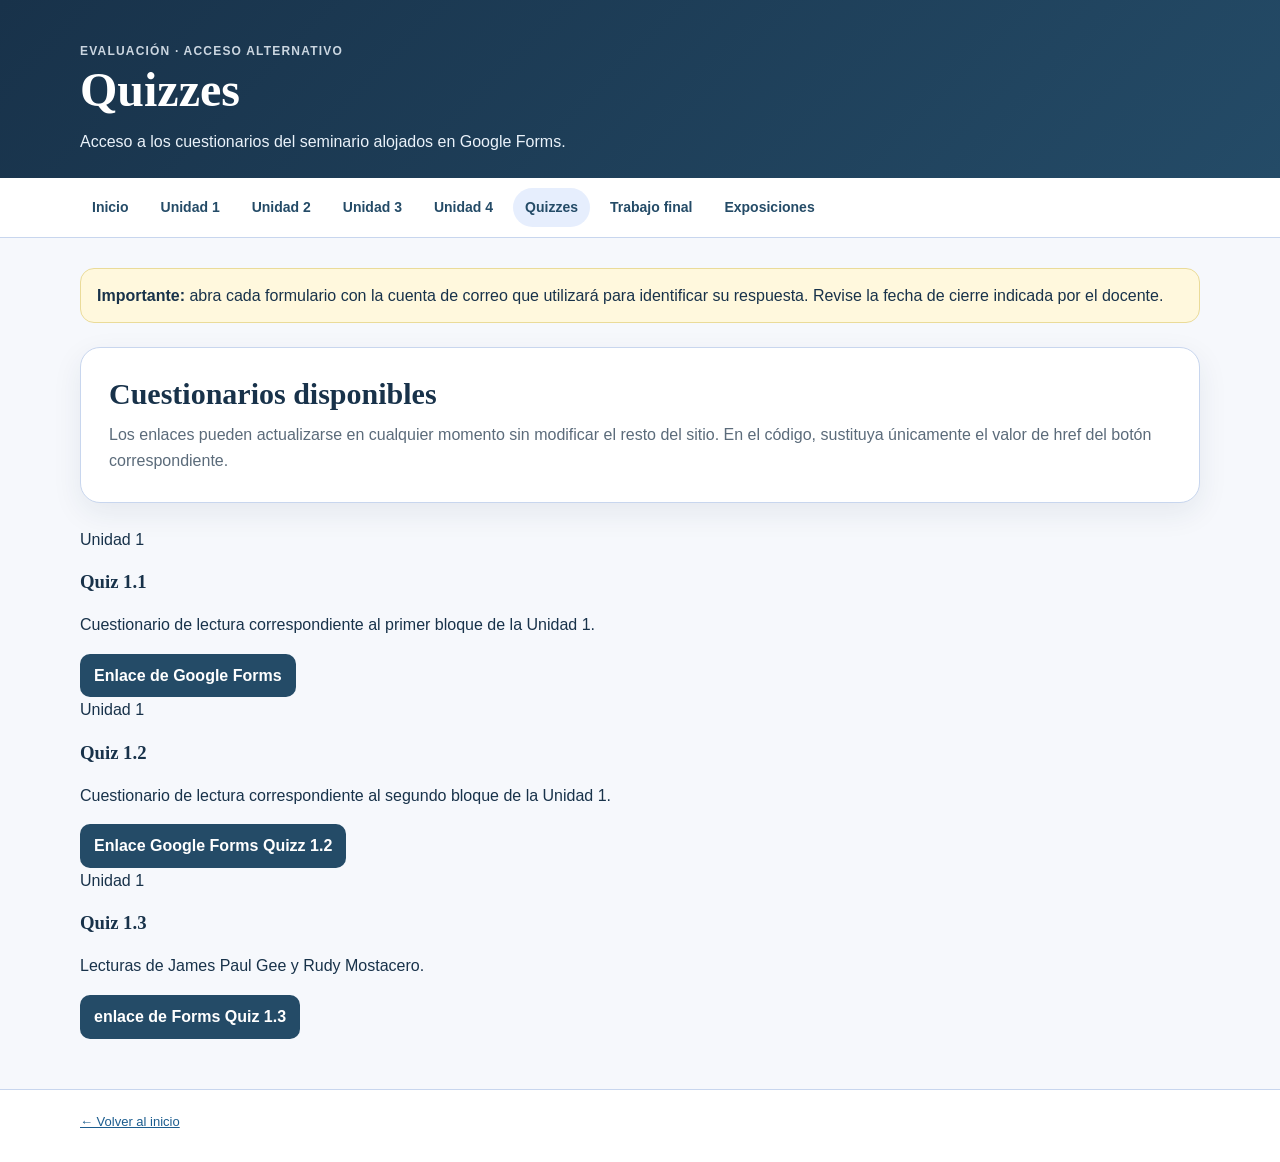
<file: quizzes.html>
<!doctype html>
<html lang="es">
<head>
  <meta charset="utf-8">
  <meta name="viewport" content="width=device-width, initial-scale=1">
  <meta name="description" content="Quizzes del Seminario de Oralidad y Escrituralidad.">
  <title>Quizzes · Seminario de Oralidad y Escrituralidad</title>
  <link rel="stylesheet" href="assets/styles.css">
</head>
<body>
  <header class="site-header">
    <div class="header-inner">
      <p class="kicker">Evaluación · acceso alternativo</p>
      <h1>Quizzes</h1>
      <p>Acceso a los cuestionarios del seminario alojados en Google Forms.</p>
    </div>
  </header>

  <nav class="site-nav" aria-label="Navegación principal">
    <div class="nav-inner">
      <a href="index.html">Inicio</a>
      <a href="unidad-1.html">Unidad 1</a>
      <a href="unidad-2.html">Unidad 2</a>
      <a href="unidad-3.html">Unidad 3</a>
      <a href="unidad-4.html">Unidad 4</a>
      <a href="quizzes.html" aria-current="page">Quizzes</a>
      <a href="trabajo-final.html">Trabajo final</a>
      <a href="exposiciones.html">Exposiciones</a>
    </div>
  </nav>

  <main class="container">
    <div class="notice"><strong>Importante:</strong> abra cada formulario con la cuenta de correo que utilizará para identificar su respuesta. Revise la fecha de cierre indicada por el docente.</div>

    <section class="hero-card">
      <h2>Cuestionarios disponibles</h2>
      <p>Los enlaces pueden actualizarse en cualquier momento sin modificar el resto del sitio. En el código, sustituya únicamente el valor de <span class="code-hint">href</span> del botón correspondiente.</p>
    </section>

    <div class="quiz-list">
      <!-- QUIZ 1.1: reemplace # por la URL de Google Forms -->
      <article class="quiz-card">
        <div>
          <span class="quiz-number">Unidad 1</span>
          <h3>Quiz 1.1</h3>
          <p>Cuestionario de lectura correspondiente al primer bloque de la Unidad 1.</p>
        </div>
        <a class="button button-disabled" href="https://docs.google.com/forms/d/e/1FAIpQLSeYdZJFMKUahqkcOR3awXQN3z2WsC9B3fwHPXGqW2Hi28bM8A/viewform?usp=dialog" aria-disabled="true"> Enlace de Google Forms</a>
      </article>

      <!-- QUIZ 1.2: reemplace # por la URL de Google Forms -->
      <article class="quiz-card">
        <div>
          <span class="quiz-number">Unidad 1</span>
          <h3>Quiz 1.2</h3>
          <p>Cuestionario de lectura correspondiente al segundo bloque de la Unidad 1.</p>
        </div>
        <a class="button button-disabled" href="https://forms.gle/qDrLJcE85wJHLbEr9" aria-disabled="true"> Enlace Google Forms Quizz 1.2</a>
      </article>

      <!-- QUIZ 1.3: reemplace # por la URL de Google Forms -->
      <article class="quiz-card">
        <div>
          <span class="quiz-number">Unidad 1</span>
          <h3>Quiz 1.3</h3>
          <p>Lecturas de James Paul Gee y Rudy Mostacero.</p>
        </div>
        <a class="button button-disabled" href="https://forms.gle/Cpob8zNjQuqBji94A" aria-disabled="true">enlace de Forms Quiz 1.3</a>
      </article>
    </div>

  
  </main>

  <footer class="site-footer">
    <div class="footer-inner"><a href="index.html">← Volver al inicio</a></div>
  </footer>
</body>
</html>
</file>
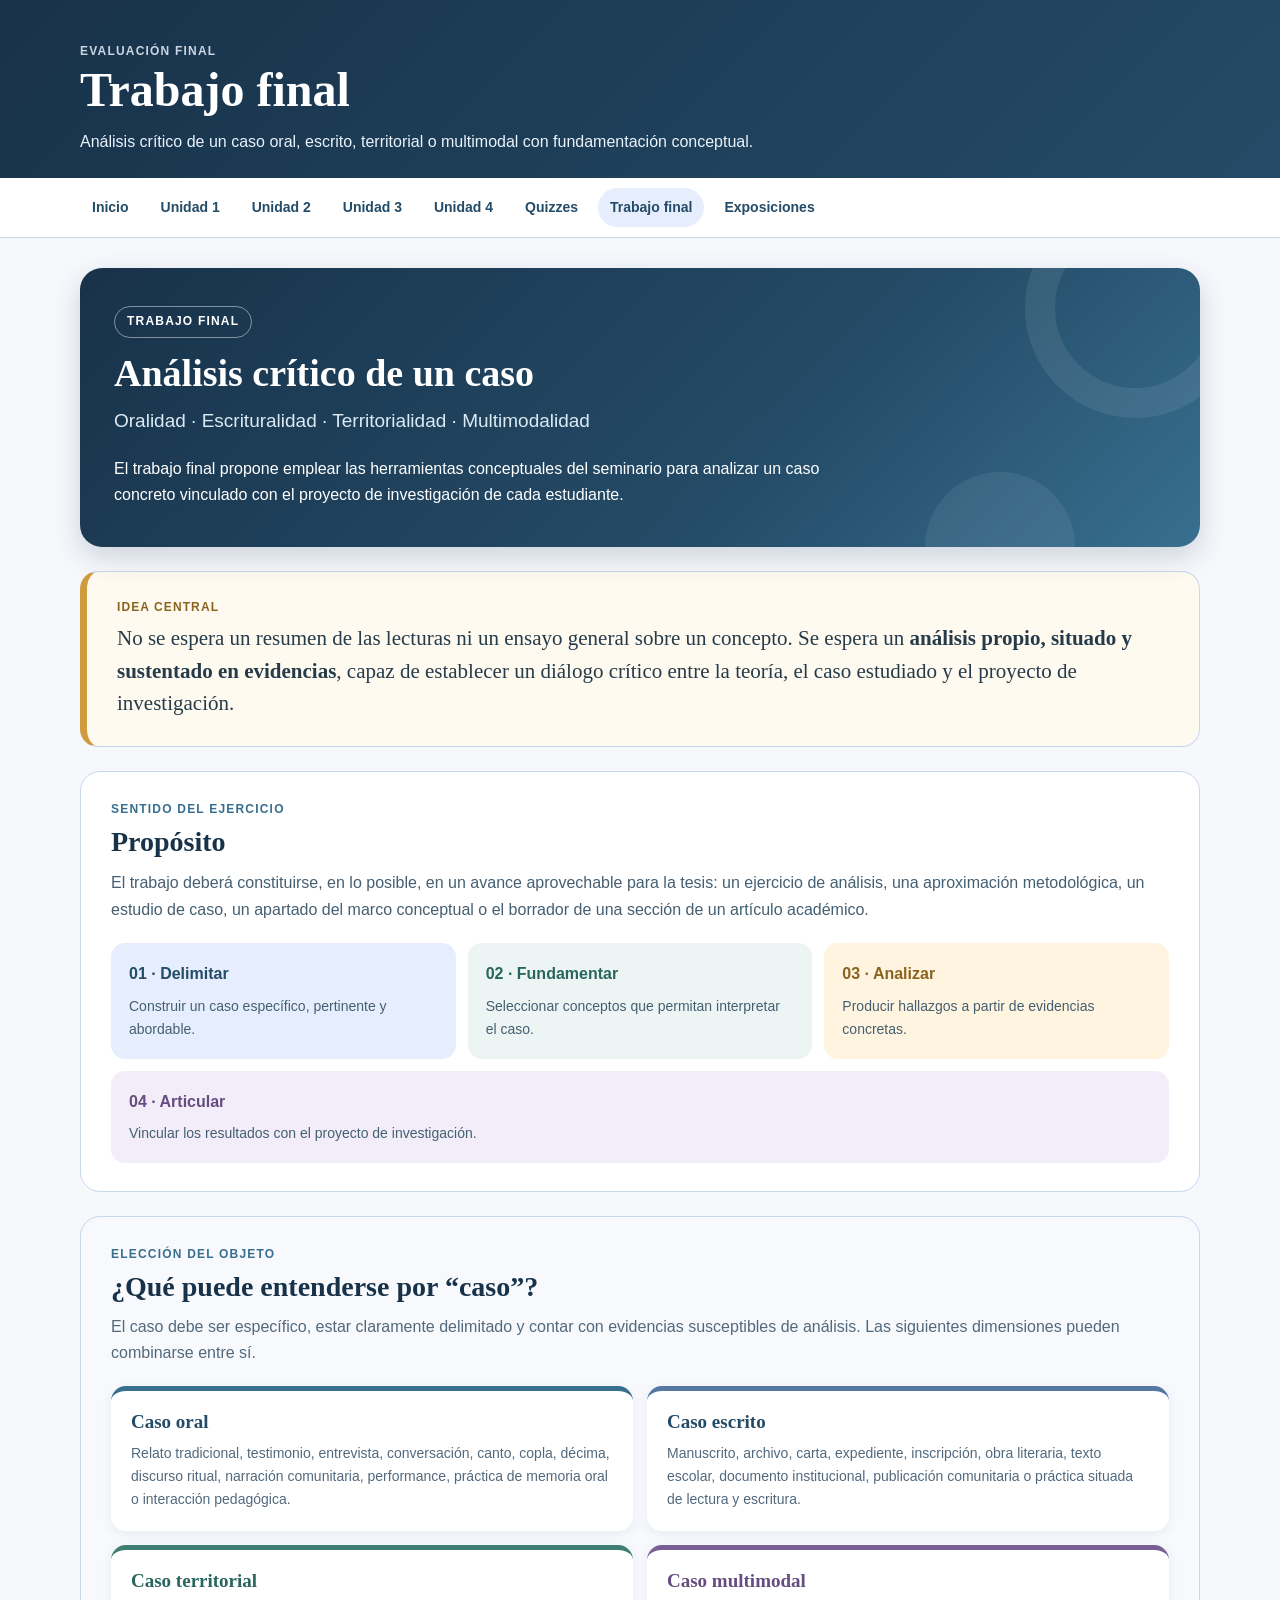
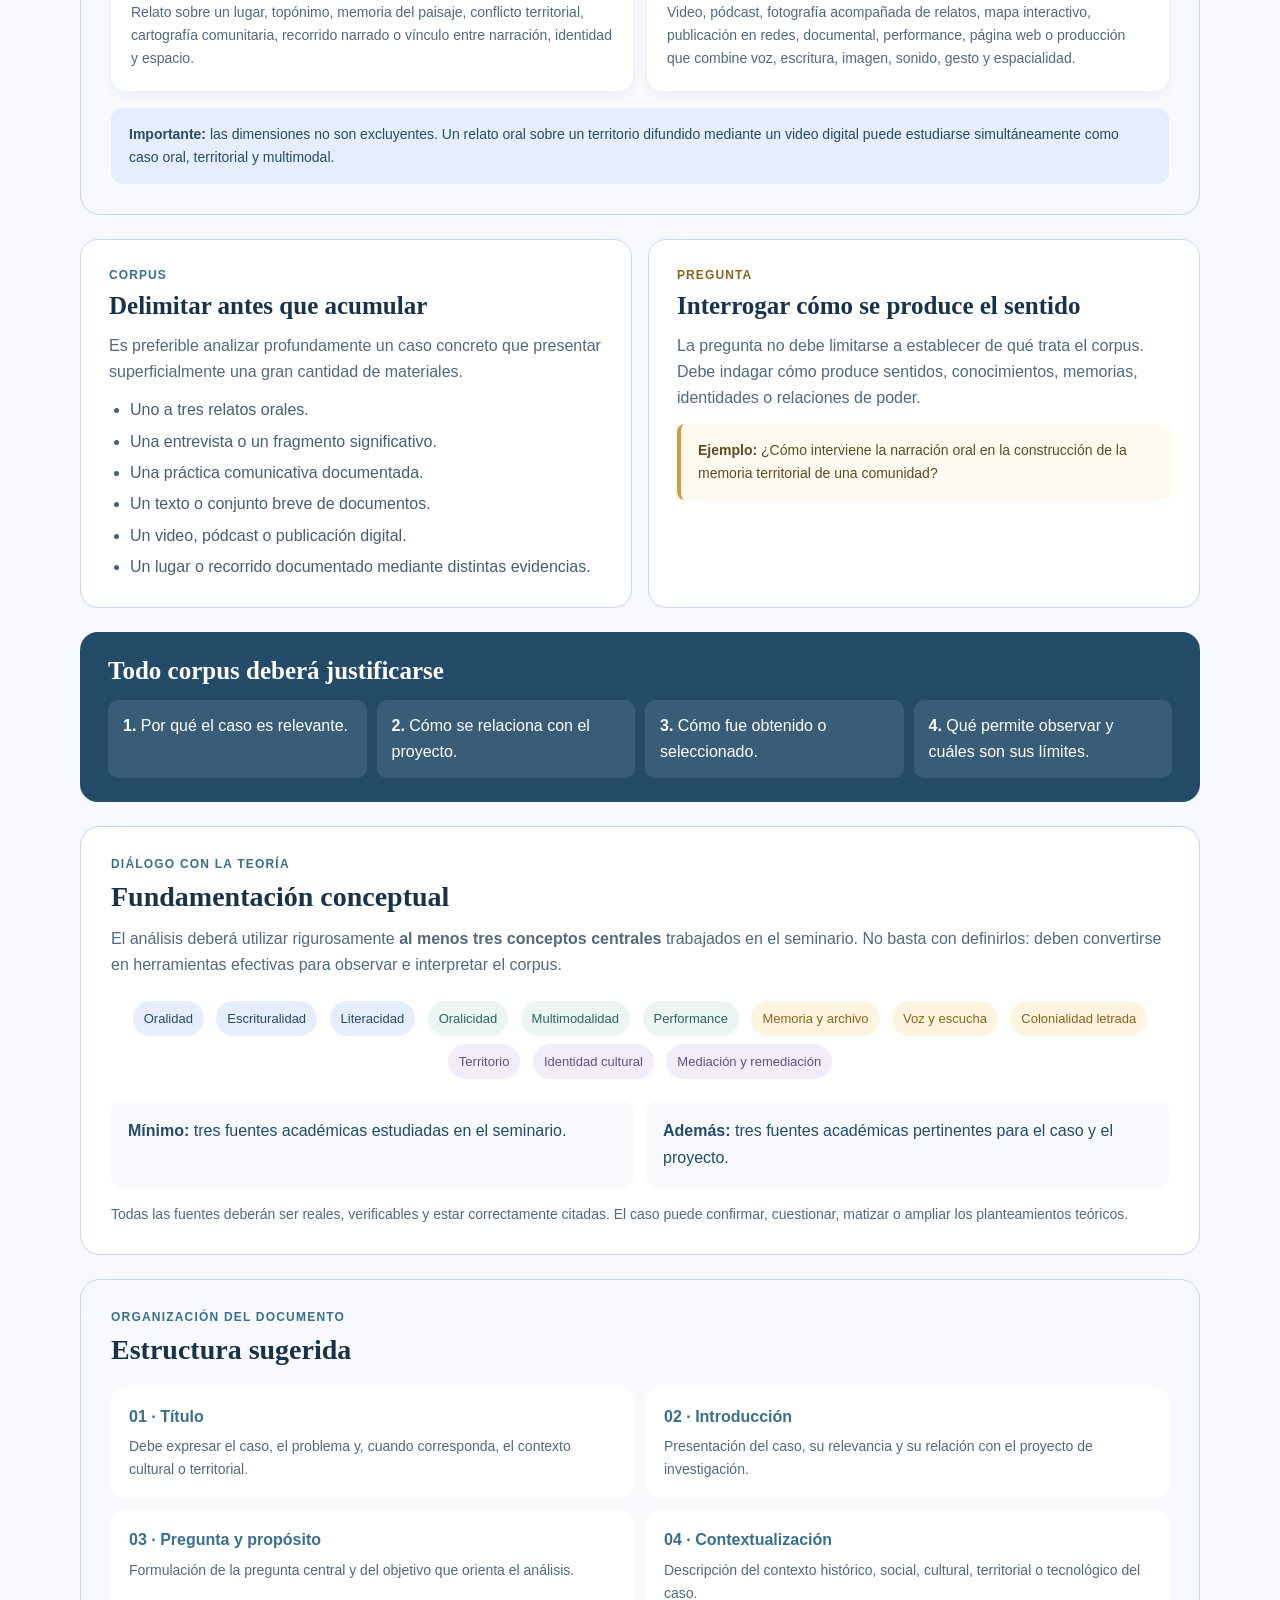
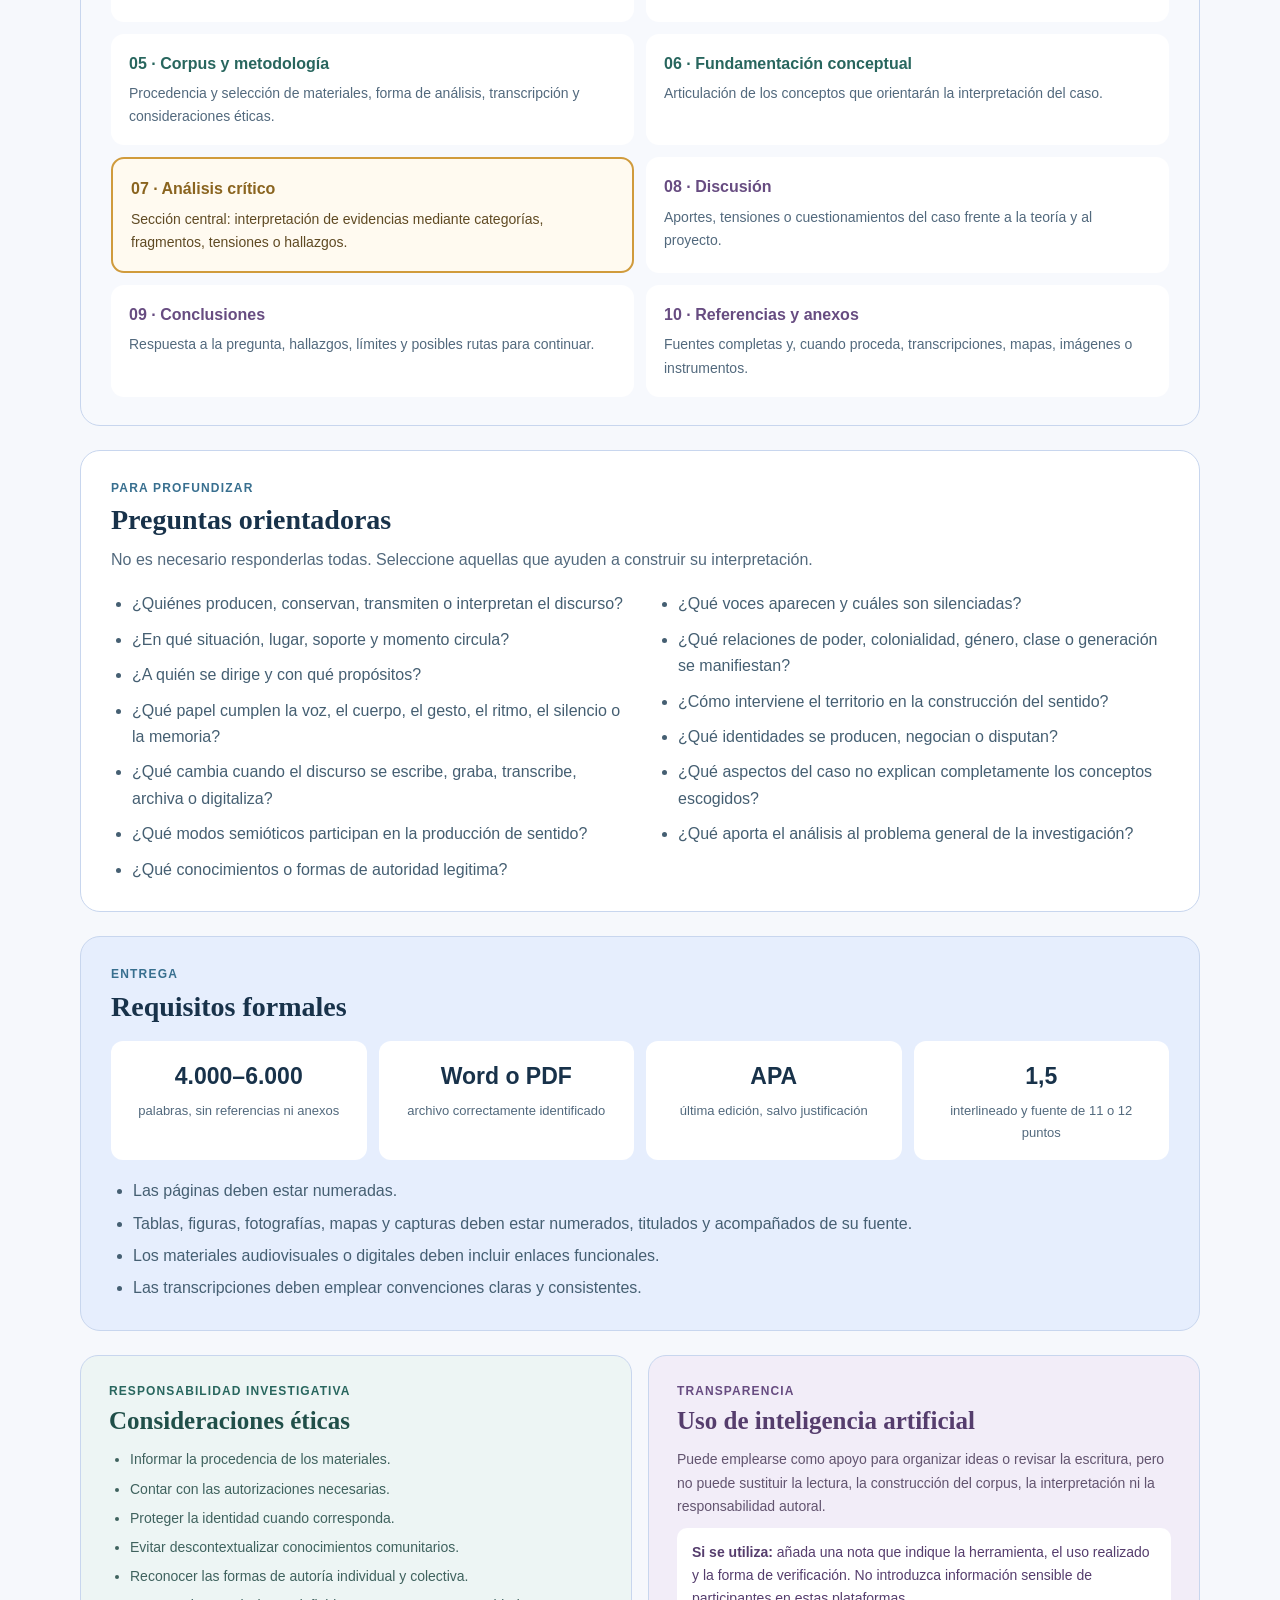
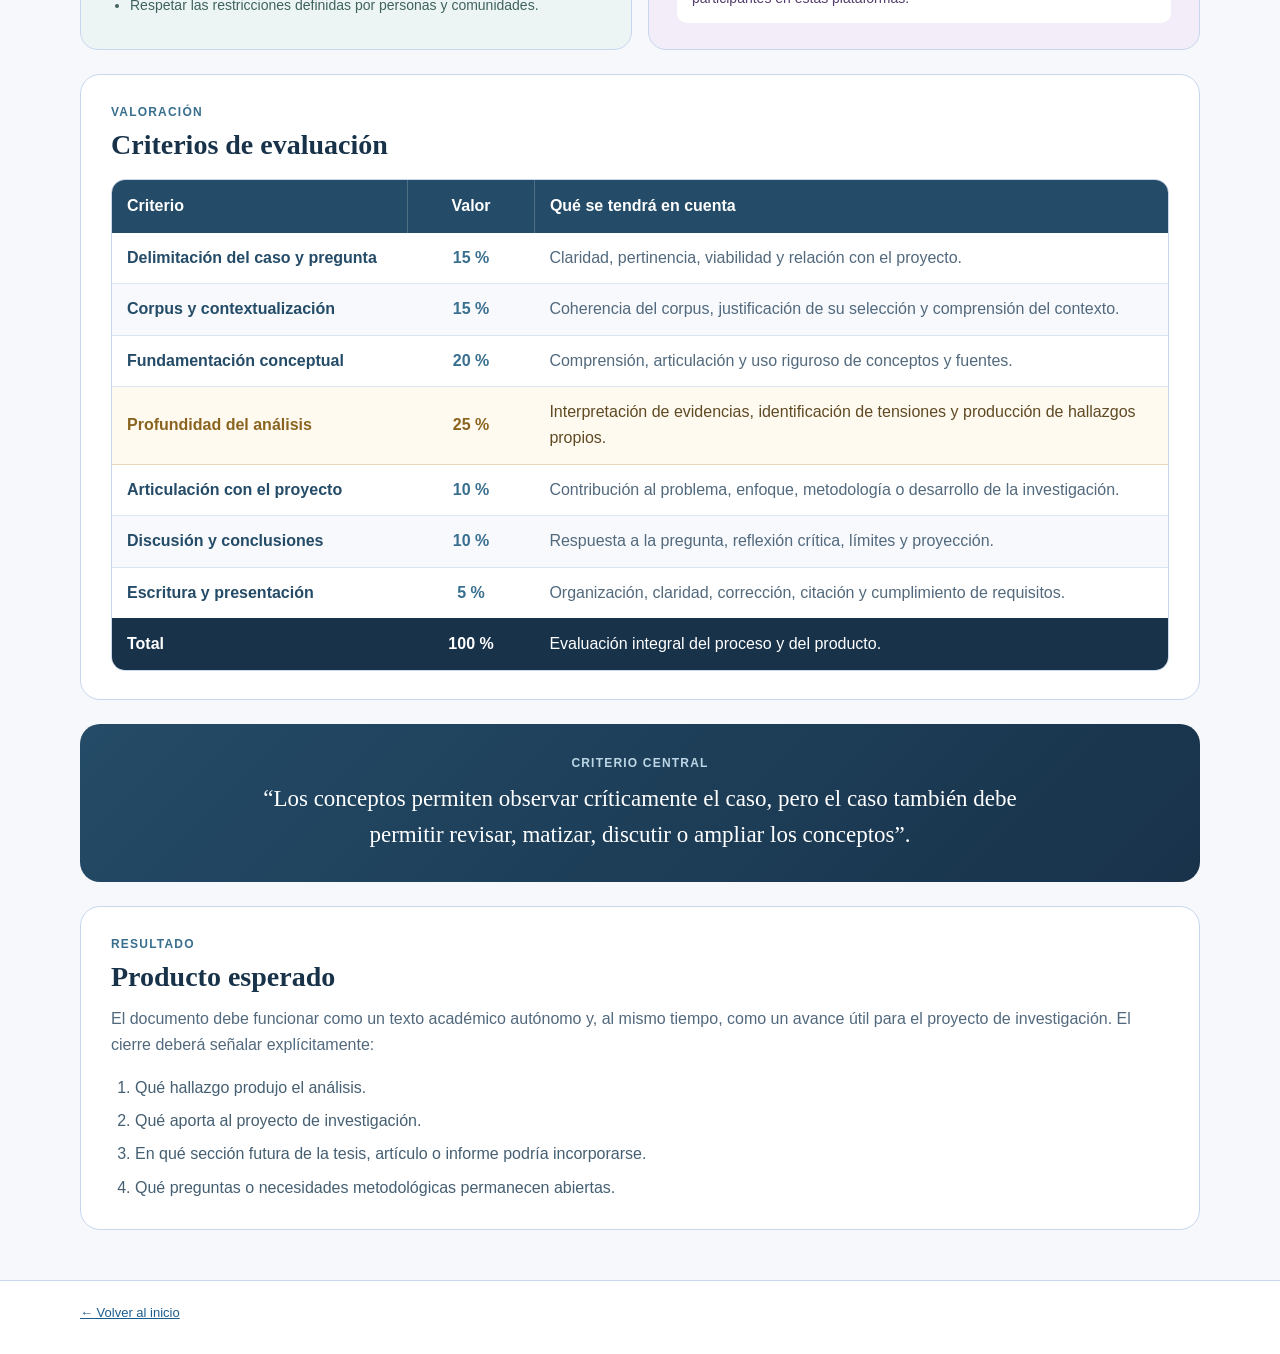
<file: trabajo-final.html>
<!doctype html>
<html lang="es">
<head>
  <meta charset="utf-8">
  <meta name="viewport" content="width=device-width, initial-scale=1">
  <meta name="description" content="Instrucciones del trabajo final del Seminario de Oralidad y Escrituralidad.">
  <title>Trabajo final · Seminario de Oralidad y Escrituralidad</title>
  <link rel="stylesheet" href="assets/styles.css">
</head>
<body>
  <header class="site-header">
    <div class="header-inner">
      <p class="kicker">Evaluación final</p>
      <h1>Trabajo final</h1>
      <p>Análisis crítico de un caso oral, escrito, territorial o multimodal con fundamentación conceptual.</p>
    </div>
  </header>

  <nav class="site-nav" aria-label="Navegación principal">
    <div class="nav-inner">
      <a href="index.html">Inicio</a>
      <a href="unidad-1.html">Unidad 1</a>
      <a href="unidad-2.html">Unidad 2</a>
      <a href="unidad-3.html">Unidad 3</a>
      <a href="unidad-4.html">Unidad 4</a>
      <a href="quizzes.html">Quizzes</a>
      <a href="trabajo-final.html" aria-current="page">Trabajo final</a>
      <a href="exposiciones.html">Exposiciones</a>
    </div>
  </nav>

  <main class="container">
  <!-- TRABAJO FINAL · SEMINARIO ORALIDAD Y ESCRITURALIDAD -->
<div
  style="max-width: 1120px; margin: 0 auto; color: #243746; font-family: Arial, Helvetica, sans-serif; font-size: 16px; line-height: 1.65;">
  <!-- CABECERA -->
  <section
    style="position: relative; overflow: hidden; margin-bottom: 24px; padding: 38px 34px; border-radius: 22px; background: linear-gradient(135deg, #18324a 0%, #244b67 62%, #386f8f 100%); color: #ffffff; box-shadow: 0 10px 28px rgba(24, 50, 74, 0.18);">
    <div style="position: relative; z-index: 2; max-width: 850px;">
      <p
        style="display: inline-block; margin: 0 0 14px 0; padding: 5px 12px; border: 1px solid rgba(255,255,255,0.45); border-radius: 999px; color: #ffffff; font-size: 12px; font-weight: bold; letter-spacing: 1.2px; text-transform: uppercase;">
        trabajo final</p>
      <h1
        style="margin: 0; color: #ffffff; font-family: Georgia, 'Times New Roman', serif; font-size: 38px; line-height: 1.15;">
        Análisis crítico de un caso</h1>
      <p
        style="margin: 12px 0 0 0; color: #dceaf3; font-size: 19px; line-height: 1.5;">
        Oralidad · Escrituralidad · Territorialidad · Multimodalidad</p>
      <p style="max-width: 760px; margin: 20px 0 0 0; color: #ffffff;">El
        trabajo final propone emplear las herramientas conceptuales del
        seminario para analizar un caso concreto vinculado con el proyecto de
        investigación de cada estudiante.</p>
    </div>
    <div
      style="position: absolute; right: -45px; top: -70px; width: 220px; height: 220px; border: 30px solid rgba(255,255,255,0.08); border-radius: 50%;"
      aria-hidden="true"> </div>
    <div
      style="position: absolute; right: 125px; bottom: -75px; width: 150px; height: 150px; border-radius: 50%; background-color: rgba(230,238,253,0.08);"
      aria-hidden="true"> </div>
  </section>
  <!-- IDEA CENTRAL -->
  <section
    style="margin-bottom: 24px; padding: 26px 30px; border: 1px solid #c8d6ee; border-left: 7px solid #d09b3c; border-radius: 18px; background-color: #fffaf0;">
    <p
      style="margin: 0 0 5px 0; color: #8a641f; font-size: 12px; font-weight: bold; letter-spacing: 1.1px; text-transform: uppercase;">
      Idea central</p>
    <p
      style="margin: 0; color: #263b4a; font-family: Georgia, 'Times New Roman', serif; font-size: 21px; line-height: 1.55;">
      No se espera un resumen de las lecturas ni un ensayo general sobre un
      concepto. Se espera un <strong>análisis propio, situado y sustentado en
        evidencias</strong>, capaz de establecer un diálogo crítico entre la
      teoría, el caso estudiado y el proyecto de investigación.</p>
  </section>
  <!-- PROPÓSITO Y RESULTADOS -->
  <section
    style="margin-bottom: 24px; padding: 28px 30px; border: 1px solid #c8d6ee; border-radius: 20px; background-color: #ffffff;">
    <p
      style="margin: 0 0 5px 0; color: #386f8f; font-size: 12px; font-weight: bold; letter-spacing: 1.2px; text-transform: uppercase;">
      Sentido del ejercicio</p>
    <h2
      style="margin: 0 0 12px 0; color: #18324a; font-family: Georgia, 'Times New Roman', serif; font-size: 28px;">
      Propósito</h2>
    <p style="margin: 0 0 20px 0; color: #455f72;">El trabajo deberá
      constituirse, en lo posible, en un avance aprovechable para la tesis: un
      ejercicio de análisis, una aproximación metodológica, un estudio de caso,
      un apartado del marco conceptual o el borrador de una sección de un
      artículo académico.</p>
    <div style="display: flex; flex-wrap: wrap; gap: 12px;">
      <div
        style="flex: 1 1 260px; padding: 18px; border-radius: 14px; background-color: #e6eefd;">
        <p style="margin: 0 0 7px 0; color: #244b67; font-weight: bold;">01 ·
          Delimitar</p>
        <p style="margin: 0; color: #455f72; font-size: 14px;">Construir un caso
          específico, pertinente y abordable.</p>
      </div>
      <div
        style="flex: 1 1 260px; padding: 18px; border-radius: 14px; background-color: #edf5f4;">
        <p style="margin: 0 0 7px 0; color: #28665e; font-weight: bold;">02 ·
          Fundamentar</p>
        <p style="margin: 0; color: #455f72; font-size: 14px;">Seleccionar
          conceptos que permitan interpretar el caso.</p>
      </div>
      <div
        style="flex: 1 1 260px; padding: 18px; border-radius: 14px; background-color: #fff4df;">
        <p style="margin: 0 0 7px 0; color: #8a641f; font-weight: bold;">03 ·
          Analizar</p>
        <p style="margin: 0; color: #455f72; font-size: 14px;">Producir
          hallazgos a partir de evidencias concretas.</p>
      </div>
      <div
        style="flex: 1 1 260px; padding: 18px; border-radius: 14px; background-color: #f2edf8;">
        <p style="margin: 0 0 7px 0; color: #674c81; font-weight: bold;">04 ·
          Articular</p>
        <p style="margin: 0; color: #455f72; font-size: 14px;">Vincular los
          resultados con el proyecto de investigación.</p>
      </div>
    </div>
  </section>
  <!-- CASOS -->
  <section
    style="margin-bottom: 24px; padding: 28px 30px 30px 30px; border: 1px solid #c8d6ee; border-radius: 20px; background-color: #f7f9fd;">
    <p
      style="margin: 0 0 5px 0; color: #386f8f; font-size: 12px; font-weight: bold; letter-spacing: 1.2px; text-transform: uppercase;">
      Elección del objeto</p>
    <h2
      style="margin: 0 0 10px 0; color: #18324a; font-family: Georgia, 'Times New Roman', serif; font-size: 28px;">
      ¿Qué puede entenderse por “caso”?</h2>
    <p style="margin: 0 0 20px 0; color: #52697d;">El caso debe ser específico,
      estar claramente delimitado y contar con evidencias susceptibles de
      análisis. Las siguientes dimensiones pueden combinarse entre sí.</p>
    <div style="display: flex; flex-wrap: wrap; gap: 14px;">
      <article
        style="box-sizing: border-box; flex: 1 1 46%; min-width: 260px; padding: 20px; border-top: 5px solid #386f8f; border-radius: 15px; background-color: #ffffff; box-shadow: 0 3px 12px rgba(24,50,74,0.07);">
        <h3 style="margin: 0 0 8px 0; color: #244b67; font-size: 19px;">Caso
          oral</h3>
        <p style="margin: 0; color: #52697d; font-size: 14px;">Relato
          tradicional, testimonio, entrevista, conversación, canto, copla,
          décima, discurso ritual, narración comunitaria, performance, práctica
          de memoria oral o interacción pedagógica.</p>
      </article>
      <article
        style="box-sizing: border-box; flex: 1 1 46%; min-width: 260px; padding: 20px; border-top: 5px solid #5478a2; border-radius: 15px; background-color: #ffffff; box-shadow: 0 3px 12px rgba(24,50,74,0.07);">
        <h3 style="margin: 0 0 8px 0; color: #244b67; font-size: 19px;">Caso
          escrito</h3>
        <p style="margin: 0; color: #52697d; font-size: 14px;">Manuscrito,
          archivo, carta, expediente, inscripción, obra literaria, texto
          escolar, documento institucional, publicación comunitaria o práctica
          situada de lectura y escritura.</p>
      </article>
      <article
        style="box-sizing: border-box; flex: 1 1 46%; min-width: 260px; padding: 20px; border-top: 5px solid #3f7e72; border-radius: 15px; background-color: #ffffff; box-shadow: 0 3px 12px rgba(24,50,74,0.07);">
        <h3 style="margin: 0 0 8px 0; color: #28665e; font-size: 19px;">Caso
          territorial</h3>
        <p style="margin: 0; color: #52697d; font-size: 14px;">Relato sobre un
          lugar, topónimo, memoria del paisaje, conflicto territorial,
          cartografía comunitaria, recorrido narrado o vínculo entre narración,
          identidad y espacio.</p>
      </article>
      <article
        style="box-sizing: border-box; flex: 1 1 46%; min-width: 260px; padding: 20px; border-top: 5px solid #7a5f94; border-radius: 15px; background-color: #ffffff; box-shadow: 0 3px 12px rgba(24,50,74,0.07);">
        <h3 style="margin: 0 0 8px 0; color: #674c81; font-size: 19px;">Caso
          multimodal</h3>
        <p style="margin: 0; color: #52697d; font-size: 14px;">Video, pódcast,
          fotografía acompañada de relatos, mapa interactivo, publicación en
          redes, documental, performance, página web o producción que combine
          voz, escritura, imagen, sonido, gesto y espacialidad.</p>
      </article>
    </div>
    <div
      style="margin-top: 17px; padding: 15px 18px; border-radius: 12px; background-color: #e6eefd; color: #244b67; font-size: 14px;">
      <strong>Importante:</strong> las dimensiones no son excluyentes. Un relato
      oral sobre un territorio difundido mediante un video digital puede
      estudiarse simultáneamente como caso oral, territorial y multimodal.</div>
  </section>
  <!-- CORPUS Y PREGUNTA -->
  <section style="margin-bottom: 24px;">
    <div style="display: flex; flex-wrap: wrap; gap: 16px;">
      <div
        style="box-sizing: border-box; flex: 1 1 480px; padding: 26px 28px; border: 1px solid #c8d6ee; border-radius: 18px; background-color: #ffffff;">
        <p
          style="margin: 0 0 5px 0; color: #386f8f; font-size: 12px; font-weight: bold; letter-spacing: 1.1px; text-transform: uppercase;">
          Corpus</p>
        <h2
          style="margin: 0 0 12px 0; color: #18324a; font-family: Georgia, 'Times New Roman', serif; font-size: 25px;">
          Delimitar antes que acumular</h2>
        <p style="margin: 0 0 12px 0; color: #52697d;">Es preferible analizar
          profundamente un caso concreto que presentar superficialmente una gran
          cantidad de materiales.</p>
        <ul style="margin: 0; padding-left: 21px; color: #455f72;">
          <li style="margin-bottom: 5px;">Uno a tres relatos orales.</li>
          <li style="margin-bottom: 5px;">Una entrevista o un fragmento
            significativo.</li>
          <li style="margin-bottom: 5px;">Una práctica comunicativa documentada.
          </li>
          <li style="margin-bottom: 5px;">Un texto o conjunto breve de
            documentos.</li>
          <li style="margin-bottom: 5px;">Un video, pódcast o publicación
            digital.</li>
          <li>Un lugar o recorrido documentado mediante distintas evidencias.
          </li>
        </ul>
      </div>
      <div
        style="box-sizing: border-box; flex: 1 1 480px; padding: 26px 28px; border: 1px solid #c8d6ee; border-radius: 18px; background-color: #ffffff;">
        <p
          style="margin: 0 0 5px 0; color: #8a641f; font-size: 12px; font-weight: bold; letter-spacing: 1.1px; text-transform: uppercase;">
          Pregunta</p>
        <h2
          style="margin: 0 0 12px 0; color: #18324a; font-family: Georgia, 'Times New Roman', serif; font-size: 25px;">
          Interrogar cómo se produce el sentido</h2>
        <p style="margin: 0 0 12px 0; color: #52697d;">La pregunta no debe
          limitarse a establecer de qué trata el corpus. Debe indagar cómo
          produce sentidos, conocimientos, memorias, identidades o relaciones de
          poder.</p>
        <div
          style="padding: 15px 17px; border-left: 4px solid #d09b3c; border-radius: 8px; background-color: #fffaf0; color: #5f4a23; font-size: 14px;">
          <strong>Ejemplo:</strong> ¿Cómo interviene la narración oral en la
          construcción de la memoria territorial de una comunidad?</div>
      </div>
    </div>
  </section>
  <!-- JUSTIFICACIÓN DEL CASO -->
  <section
    style="margin-bottom: 24px; padding: 24px 28px; border-radius: 18px; background-color: #244b67; color: #ffffff;">
    <h2
      style="margin: 0 0 14px 0; color: #ffffff; font-family: Georgia, 'Times New Roman', serif; font-size: 25px;">
      Todo corpus deberá justificarse</h2>
    <div style="display: flex; flex-wrap: wrap; gap: 10px;">
      <div
        style="flex: 1 1 180px; padding: 13px 15px; border-radius: 10px; background-color: rgba(255,255,255,0.10);">
        <strong>1.</strong> Por qué el caso es relevante.</div>
      <div
        style="flex: 1 1 180px; padding: 13px 15px; border-radius: 10px; background-color: rgba(255,255,255,0.10);">
        <strong>2.</strong> Cómo se relaciona con el proyecto.</div>
      <div
        style="flex: 1 1 180px; padding: 13px 15px; border-radius: 10px; background-color: rgba(255,255,255,0.10);">
        <strong>3.</strong> Cómo fue obtenido o seleccionado.</div>
      <div
        style="flex: 1 1 180px; padding: 13px 15px; border-radius: 10px; background-color: rgba(255,255,255,0.10);">
        <strong>4.</strong> Qué permite observar y cuáles son sus límites.</div>
    </div>
  </section>
  <!-- FUNDAMENTACIÓN -->
  <section
    style="margin-bottom: 24px; padding: 28px 30px; border: 1px solid #c8d6ee; border-radius: 20px; background-color: #ffffff;">
    <p
      style="margin: 0 0 5px 0; color: #386f8f; font-size: 12px; font-weight: bold; letter-spacing: 1.2px; text-transform: uppercase;">
      Diálogo con la teoría</p>
    <h2
      style="margin: 0 0 12px 0; color: #18324a; font-family: Georgia, 'Times New Roman', serif; font-size: 28px;">
      Fundamentación conceptual</h2>
    <p style="margin: 0 0 18px 0; color: #52697d;">El análisis deberá utilizar
      rigurosamente <strong>al menos tres conceptos centrales</strong>
      trabajados en el seminario. No basta con definirlos: deben convertirse en
      herramientas efectivas para observar e interpretar el corpus.</p>
    <div style="margin-bottom: 18px; text-align: center;"><span
        style="display: inline-block; margin: 4px; padding: 7px 11px; border-radius: 999px; background-color: #e6eefd; color: #244b67; font-size: 13px;">Oralidad</span>
      <span
        style="display: inline-block; margin: 4px; padding: 7px 11px; border-radius: 999px; background-color: #e6eefd; color: #244b67; font-size: 13px;">Escrituralidad</span>
      <span
        style="display: inline-block; margin: 4px; padding: 7px 11px; border-radius: 999px; background-color: #e6eefd; color: #244b67; font-size: 13px;">Literacidad</span>
      <span
        style="display: inline-block; margin: 4px; padding: 7px 11px; border-radius: 999px; background-color: #edf5f4; color: #28665e; font-size: 13px;">Oralicidad</span>
      <span
        style="display: inline-block; margin: 4px; padding: 7px 11px; border-radius: 999px; background-color: #edf5f4; color: #28665e; font-size: 13px;">Multimodalidad</span>
      <span
        style="display: inline-block; margin: 4px; padding: 7px 11px; border-radius: 999px; background-color: #edf5f4; color: #28665e; font-size: 13px;">Performance</span>
      <span
        style="display: inline-block; margin: 4px; padding: 7px 11px; border-radius: 999px; background-color: #fff4df; color: #8a641f; font-size: 13px;">Memoria
        y archivo</span> <span
        style="display: inline-block; margin: 4px; padding: 7px 11px; border-radius: 999px; background-color: #fff4df; color: #8a641f; font-size: 13px;">Voz
        y escucha</span> <span
        style="display: inline-block; margin: 4px; padding: 7px 11px; border-radius: 999px; background-color: #fff4df; color: #8a641f; font-size: 13px;">Colonialidad
        letrada</span> <span
        style="display: inline-block; margin: 4px; padding: 7px 11px; border-radius: 999px; background-color: #f2edf8; color: #674c81; font-size: 13px;">Territorio</span>
      <span
        style="display: inline-block; margin: 4px; padding: 7px 11px; border-radius: 999px; background-color: #f2edf8; color: #674c81; font-size: 13px;">Identidad
        cultural</span> <span
        style="display: inline-block; margin: 4px; padding: 7px 11px; border-radius: 999px; background-color: #f2edf8; color: #674c81; font-size: 13px;">Mediación
        y remediación</span></div>
    <div style="display: flex; flex-wrap: wrap; gap: 12px;">
      <div
        style="flex: 1 1 310px; padding: 17px; border-radius: 12px; background-color: #f7f9fd;">
        <p style="margin: 0; color: #244b67;"><strong>Mínimo:</strong> tres
          fuentes académicas estudiadas en el seminario.</p>
      </div>
      <div
        style="flex: 1 1 310px; padding: 17px; border-radius: 12px; background-color: #f7f9fd;">
        <p style="margin: 0; color: #244b67;"><strong>Además:</strong> tres
          fuentes académicas pertinentes para el caso y el proyecto.</p>
      </div>
    </div>
    <p style="margin: 15px 0 0 0; color: #52697d; font-size: 14px;">Todas las
      fuentes deberán ser reales, verificables y estar correctamente citadas. El
      caso puede confirmar, cuestionar, matizar o ampliar los planteamientos
      teóricos.</p>
  </section>
  <!-- ESTRUCTURA -->
  <section
    style="margin-bottom: 24px; padding: 28px 30px; border: 1px solid #c8d6ee; border-radius: 20px; background-color: #f7f9fd;">
    <p
      style="margin: 0 0 5px 0; color: #386f8f; font-size: 12px; font-weight: bold; letter-spacing: 1.2px; text-transform: uppercase;">
      Organización del documento</p>
    <h2
      style="margin: 0 0 20px 0; color: #18324a; font-family: Georgia, 'Times New Roman', serif; font-size: 28px;">
      Estructura sugerida</h2>
    <div style="display: flex; flex-wrap: wrap; gap: 12px;">
      <div
        style="box-sizing: border-box; flex: 1 1 46%; min-width: 280px; padding: 17px 18px; border-radius: 13px; background-color: #ffffff;">
        <p style="margin: 0 0 5px 0; color: #386f8f; font-weight: bold;">01 ·
          Título</p>
        <p style="margin: 0; color: #52697d; font-size: 14px;">Debe expresar el
          caso, el problema y, cuando corresponda, el contexto cultural o
          territorial.</p>
      </div>
      <div
        style="box-sizing: border-box; flex: 1 1 46%; min-width: 280px; padding: 17px 18px; border-radius: 13px; background-color: #ffffff;">
        <p style="margin: 0 0 5px 0; color: #386f8f; font-weight: bold;">02 ·
          Introducción</p>
        <p style="margin: 0; color: #52697d; font-size: 14px;">Presentación del
          caso, su relevancia y su relación con el proyecto de investigación.
        </p>
      </div>
      <div
        style="box-sizing: border-box; flex: 1 1 46%; min-width: 280px; padding: 17px 18px; border-radius: 13px; background-color: #ffffff;">
        <p style="margin: 0 0 5px 0; color: #386f8f; font-weight: bold;">03 ·
          Pregunta y propósito</p>
        <p style="margin: 0; color: #52697d; font-size: 14px;">Formulación de la
          pregunta central y del objetivo que orienta el análisis.</p>
      </div>
      <div
        style="box-sizing: border-box; flex: 1 1 46%; min-width: 280px; padding: 17px 18px; border-radius: 13px; background-color: #ffffff;">
        <p style="margin: 0 0 5px 0; color: #386f8f; font-weight: bold;">04 ·
          Contextualización</p>
        <p style="margin: 0; color: #52697d; font-size: 14px;">Descripción del
          contexto histórico, social, cultural, territorial o tecnológico del
          caso.</p>
      </div>
      <div
        style="box-sizing: border-box; flex: 1 1 46%; min-width: 280px; padding: 17px 18px; border-radius: 13px; background-color: #ffffff;">
        <p style="margin: 0 0 5px 0; color: #28665e; font-weight: bold;">05 ·
          Corpus y metodología</p>
        <p style="margin: 0; color: #52697d; font-size: 14px;">Procedencia y
          selección de materiales, forma de análisis, transcripción y
          consideraciones éticas.</p>
      </div>
      <div
        style="box-sizing: border-box; flex: 1 1 46%; min-width: 280px; padding: 17px 18px; border-radius: 13px; background-color: #ffffff;">
        <p style="margin: 0 0 5px 0; color: #28665e; font-weight: bold;">06 ·
          Fundamentación conceptual</p>
        <p style="margin: 0; color: #52697d; font-size: 14px;">Articulación de
          los conceptos que orientarán la interpretación del caso.</p>
      </div>
      <div
        style="box-sizing: border-box; flex: 1 1 46%; min-width: 280px; padding: 17px 18px; border: 2px solid #d09b3c; border-radius: 13px; background-color: #fffaf0;">
        <p style="margin: 0 0 5px 0; color: #8a641f; font-weight: bold;">07 ·
          Análisis crítico</p>
        <p style="margin: 0; color: #5f4a23; font-size: 14px;">Sección central:
          interpretación de evidencias mediante categorías, fragmentos,
          tensiones o hallazgos.</p>
      </div>
      <div
        style="box-sizing: border-box; flex: 1 1 46%; min-width: 280px; padding: 17px 18px; border-radius: 13px; background-color: #ffffff;">
        <p style="margin: 0 0 5px 0; color: #674c81; font-weight: bold;">08 ·
          Discusión</p>
        <p style="margin: 0; color: #52697d; font-size: 14px;">Aportes,
          tensiones o cuestionamientos del caso frente a la teoría y al
          proyecto.</p>
      </div>
      <div
        style="box-sizing: border-box; flex: 1 1 46%; min-width: 280px; padding: 17px 18px; border-radius: 13px; background-color: #ffffff;">
        <p style="margin: 0 0 5px 0; color: #674c81; font-weight: bold;">09 ·
          Conclusiones</p>
        <p style="margin: 0; color: #52697d; font-size: 14px;">Respuesta a la
          pregunta, hallazgos, límites y posibles rutas para continuar.</p>
      </div>
      <div
        style="box-sizing: border-box; flex: 1 1 46%; min-width: 280px; padding: 17px 18px; border-radius: 13px; background-color: #ffffff;">
        <p style="margin: 0 0 5px 0; color: #674c81; font-weight: bold;">10 ·
          Referencias y anexos</p>
        <p style="margin: 0; color: #52697d; font-size: 14px;">Fuentes completas
          y, cuando proceda, transcripciones, mapas, imágenes o instrumentos.
        </p>
      </div>
    </div>
  </section>
  <!-- PREGUNTAS ORIENTADORAS -->
  <section
    style="margin-bottom: 24px; padding: 28px 30px; border: 1px solid #c8d6ee; border-radius: 20px; background-color: #ffffff;">
    <p
      style="margin: 0 0 5px 0; color: #386f8f; font-size: 12px; font-weight: bold; letter-spacing: 1.2px; text-transform: uppercase;">
      Para profundizar</p>
    <h2
      style="margin: 0 0 10px 0; color: #18324a; font-family: Georgia, 'Times New Roman', serif; font-size: 28px;">
      Preguntas orientadoras</h2>
    <p style="margin: 0 0 18px 0; color: #52697d;">No es necesario responderlas
      todas. Seleccione aquellas que ayuden a construir su interpretación.</p>
    <div style="column-count: 2; column-gap: 34px;">
      <ul style="margin: 0; padding-left: 21px; color: #455f72;">
        <li style="margin-bottom: 9px; break-inside: avoid;">¿Quiénes producen,
          conservan, transmiten o interpretan el discurso?</li>
        <li style="margin-bottom: 9px; break-inside: avoid;">¿En qué situación,
          lugar, soporte y momento circula?</li>
        <li style="margin-bottom: 9px; break-inside: avoid;">¿A quién se dirige
          y con qué propósitos?</li>
        <li style="margin-bottom: 9px; break-inside: avoid;">¿Qué papel cumplen
          la voz, el cuerpo, el gesto, el ritmo, el silencio o la memoria?</li>
        <li style="margin-bottom: 9px; break-inside: avoid;">¿Qué cambia cuando
          el discurso se escribe, graba, transcribe, archiva o digitaliza?</li>
        <li style="margin-bottom: 9px; break-inside: avoid;">¿Qué modos
          semióticos participan en la producción de sentido?</li>
        <li style="margin-bottom: 9px; break-inside: avoid;">¿Qué conocimientos
          o formas de autoridad legitima?</li>
        <li style="margin-bottom: 9px; break-inside: avoid;">¿Qué voces aparecen
          y cuáles son silenciadas?</li>
        <li style="margin-bottom: 9px; break-inside: avoid;">¿Qué relaciones de
          poder, colonialidad, género, clase o generación se manifiestan?</li>
        <li style="margin-bottom: 9px; break-inside: avoid;">¿Cómo interviene el
          territorio en la construcción del sentido?</li>
        <li style="margin-bottom: 9px; break-inside: avoid;">¿Qué identidades se
          producen, negocian o disputan?</li>
        <li style="margin-bottom: 9px; break-inside: avoid;">¿Qué aspectos del
          caso no explican completamente los conceptos escogidos?</li>
        <li style="break-inside: avoid;">¿Qué aporta el análisis al problema
          general de la investigación?</li>
      </ul>
    </div>
  </section>
  <!-- REQUISITOS -->
  <section
    style="margin-bottom: 24px; padding: 28px 30px; border: 1px solid #c8d6ee; border-radius: 20px; background-color: #e6eefd;">
    <p
      style="margin: 0 0 5px 0; color: #386f8f; font-size: 12px; font-weight: bold; letter-spacing: 1.2px; text-transform: uppercase;">
      Entrega</p>
    <h2
      style="margin: 0 0 18px 0; color: #18324a; font-family: Georgia, 'Times New Roman', serif; font-size: 28px;">
      Requisitos formales</h2>
    <div style="display: flex; flex-wrap: wrap; gap: 12px;">
      <div
        style="flex: 1 1 200px; padding: 17px; border-radius: 12px; background-color: #ffffff; text-align: center;">
        <p
          style="margin: 0; color: #18324a; font-size: 23px; font-weight: bold;">
          4.000–6.000</p>
        <p style="margin: 4px 0 0 0; color: #52697d; font-size: 13px;">palabras,
          sin referencias ni anexos</p>
      </div>
      <div
        style="flex: 1 1 200px; padding: 17px; border-radius: 12px; background-color: #ffffff; text-align: center;">
        <p
          style="margin: 0; color: #18324a; font-size: 23px; font-weight: bold;">
          Word o PDF</p>
        <p style="margin: 4px 0 0 0; color: #52697d; font-size: 13px;">archivo
          correctamente identificado</p>
      </div>
      <div
        style="flex: 1 1 200px; padding: 17px; border-radius: 12px; background-color: #ffffff; text-align: center;">
        <p
          style="margin: 0; color: #18324a; font-size: 23px; font-weight: bold;">
          APA</p>
        <p style="margin: 4px 0 0 0; color: #52697d; font-size: 13px;">última
          edición, salvo justificación</p>
      </div>
      <div
        style="flex: 1 1 200px; padding: 17px; border-radius: 12px; background-color: #ffffff; text-align: center;">
        <p
          style="margin: 0; color: #18324a; font-size: 23px; font-weight: bold;">
          1,5</p>
        <p style="margin: 4px 0 0 0; color: #52697d; font-size: 13px;">
          interlineado y fuente de 11 o 12 puntos</p>
      </div>
    </div>
    <ul style="margin: 18px 0 0 0; padding-left: 22px; color: #455f72;">
      <li style="margin-bottom: 6px;">Las páginas deben estar numeradas.</li>
      <li style="margin-bottom: 6px;">Tablas, figuras, fotografías, mapas y
        capturas deben estar numerados, titulados y acompañados de su fuente.
      </li>
      <li style="margin-bottom: 6px;">Los materiales audiovisuales o digitales
        deben incluir enlaces funcionales.</li>
      <li>Las transcripciones deben emplear convenciones claras y consistentes.
      </li>
    </ul>
  </section>
  <!-- ÉTICA E IA -->
  <section style="margin-bottom: 24px;">
    <div style="display: flex; flex-wrap: wrap; gap: 16px;">
      <div
        style="box-sizing: border-box; flex: 1 1 480px; padding: 26px 28px; border: 1px solid #c8d6ee; border-radius: 18px; background-color: #edf5f4;">
        <p
          style="margin: 0 0 5px 0; color: #28665e; font-size: 12px; font-weight: bold; letter-spacing: 1.1px; text-transform: uppercase;">
          Responsabilidad investigativa</p>
        <h2
          style="margin: 0 0 12px 0; color: #204f49; font-family: Georgia, 'Times New Roman', serif; font-size: 25px;">
          Consideraciones éticas</h2>
        <ul
          style="margin: 0; padding-left: 21px; color: #3f625e; font-size: 14px;">
          <li style="margin-bottom: 6px;">Informar la procedencia de los
            materiales.</li>
          <li style="margin-bottom: 6px;">Contar con las autorizaciones
            necesarias.</li>
          <li style="margin-bottom: 6px;">Proteger la identidad cuando
            corresponda.</li>
          <li style="margin-bottom: 6px;">Evitar descontextualizar conocimientos
            comunitarios.</li>
          <li style="margin-bottom: 6px;">Reconocer las formas de autoría
            individual y colectiva.</li>
          <li>Respetar las restricciones definidas por personas y comunidades.
          </li>
        </ul>
      </div>
      <div
        style="box-sizing: border-box; flex: 1 1 480px; padding: 26px 28px; border: 1px solid #c8d6ee; border-radius: 18px; background-color: #f2edf8;">
        <p
          style="margin: 0 0 5px 0; color: #674c81; font-size: 12px; font-weight: bold; letter-spacing: 1.1px; text-transform: uppercase;">
          Transparencia</p>
        <h2
          style="margin: 0 0 12px 0; color: #553d6d; font-family: Georgia, 'Times New Roman', serif; font-size: 25px;">
          Uso de inteligencia artificial</h2>
        <p style="margin: 0 0 10px 0; color: #62546f; font-size: 14px;">Puede
          emplearse como apoyo para organizar ideas o revisar la escritura, pero
          no puede sustituir la lectura, la construcción del corpus, la
          interpretación ni la responsabilidad autoral.</p>
        <p
          style="margin: 0; padding: 13px 15px; border-radius: 10px; background-color: #ffffff; color: #553d6d; font-size: 14px;">
          <strong>Si se utiliza:</strong> añada una nota que indique la
          herramienta, el uso realizado y la forma de verificación. No
          introduzca información sensible de participantes en estas plataformas.
        </p>
      </div>
    </div>
  </section>
  <!-- RÚBRICA -->
  <section
    style="margin-bottom: 24px; padding: 28px 30px; border: 1px solid #c8d6ee; border-radius: 20px; background-color: #ffffff;">
    <p
      style="margin: 0 0 5px 0; color: #386f8f; font-size: 12px; font-weight: bold; letter-spacing: 1.2px; text-transform: uppercase;">
      Valoración</p>
    <h2
      style="margin: 0 0 18px 0; color: #18324a; font-family: Georgia, 'Times New Roman', serif; font-size: 28px;">
      Criterios de evaluación</h2>
    <div
      style="overflow-x: auto; border: 1px solid #c8d6ee; border-radius: 14px;">
      <table
        style="width: 100%; min-width: 720px; border-collapse: collapse; background-color: #ffffff;">
        <thead>
          <tr style="background-color: #244b67; color: #ffffff;">
            <th
              style="width: 28%; padding: 13px 15px; border-right: 1px solid rgba(255,255,255,0.2); text-align: left;"
              scope="col">Criterio</th>
            <th
              style="width: 12%; padding: 13px 12px; border-right: 1px solid rgba(255,255,255,0.2); text-align: center;"
              scope="col">Valor</th>
            <th style="padding: 13px 15px; text-align: left;" scope="col">Qué se
              tendrá en cuenta</th>
          </tr>
        </thead>
        <tbody>
          <tr style="background-color: #ffffff;">
            <td
              style="padding: 12px 15px; border-bottom: 1px solid #dce5f2; font-weight: bold; color: #244b67;">
              Delimitación del caso y pregunta</td>
            <td
              style="padding: 12px; border-bottom: 1px solid #dce5f2; text-align: center; font-weight: bold; color: #386f8f;">
              15 %</td>
            <td
              style="padding: 12px 15px; border-bottom: 1px solid #dce5f2; color: #52697d;">
              Claridad, pertinencia, viabilidad y relación con el proyecto.</td>
          </tr>
          <tr style="background-color: #f7f9fd;">
            <td
              style="padding: 12px 15px; border-bottom: 1px solid #dce5f2; font-weight: bold; color: #244b67;">
              Corpus y contextualización</td>
            <td
              style="padding: 12px; border-bottom: 1px solid #dce5f2; text-align: center; font-weight: bold; color: #386f8f;">
              15 %</td>
            <td
              style="padding: 12px 15px; border-bottom: 1px solid #dce5f2; color: #52697d;">
              Coherencia del corpus, justificación de su selección y comprensión
              del contexto.</td>
          </tr>
          <tr style="background-color: #ffffff;">
            <td
              style="padding: 12px 15px; border-bottom: 1px solid #dce5f2; font-weight: bold; color: #244b67;">
              Fundamentación conceptual</td>
            <td
              style="padding: 12px; border-bottom: 1px solid #dce5f2; text-align: center; font-weight: bold; color: #386f8f;">
              20 %</td>
            <td
              style="padding: 12px 15px; border-bottom: 1px solid #dce5f2; color: #52697d;">
              Comprensión, articulación y uso riguroso de conceptos y fuentes.
            </td>
          </tr>
          <tr style="background-color: #fffaf0;">
            <td
              style="padding: 12px 15px; border-bottom: 1px solid #ead9b6; font-weight: bold; color: #8a641f;">
              Profundidad del análisis</td>
            <td
              style="padding: 12px; border-bottom: 1px solid #ead9b6; text-align: center; font-weight: bold; color: #8a641f;">
              25 %</td>
            <td
              style="padding: 12px 15px; border-bottom: 1px solid #ead9b6; color: #5f4a23;">
              Interpretación de evidencias, identificación de tensiones y
              producción de hallazgos propios.</td>
          </tr>
          <tr style="background-color: #ffffff;">
            <td
              style="padding: 12px 15px; border-bottom: 1px solid #dce5f2; font-weight: bold; color: #244b67;">
              Articulación con el proyecto</td>
            <td
              style="padding: 12px; border-bottom: 1px solid #dce5f2; text-align: center; font-weight: bold; color: #386f8f;">
              10 %</td>
            <td
              style="padding: 12px 15px; border-bottom: 1px solid #dce5f2; color: #52697d;">
              Contribución al problema, enfoque, metodología o desarrollo de la
              investigación.</td>
          </tr>
          <tr style="background-color: #f7f9fd;">
            <td
              style="padding: 12px 15px; border-bottom: 1px solid #dce5f2; font-weight: bold; color: #244b67;">
              Discusión y conclusiones</td>
            <td
              style="padding: 12px; border-bottom: 1px solid #dce5f2; text-align: center; font-weight: bold; color: #386f8f;">
              10 %</td>
            <td
              style="padding: 12px 15px; border-bottom: 1px solid #dce5f2; color: #52697d;">
              Respuesta a la pregunta, reflexión crítica, límites y proyección.
            </td>
          </tr>
          <tr style="background-color: #ffffff;">
            <td style="padding: 12px 15px; font-weight: bold; color: #244b67;">
              Escritura y presentación</td>
            <td
              style="padding: 12px; text-align: center; font-weight: bold; color: #386f8f;">
              5 %</td>
            <td style="padding: 12px 15px; color: #52697d;">Organización,
              claridad, corrección, citación y cumplimiento de requisitos.</td>
          </tr>
        </tbody>
        <tfoot>
          <tr style="background-color: #18324a; color: #ffffff;">
            <td style="padding: 13px 15px; font-weight: bold;">Total</td>
            <td
              style="padding: 13px 12px; text-align: center; font-weight: bold;">
              100 %</td>
            <td style="padding: 13px 15px;">Evaluación integral del proceso y
              del producto.</td>
          </tr>
        </tfoot>
      </table>
    </div>
  </section>
  <!-- CIERRE -->
  <section
    style="margin-bottom: 24px; padding: 30px; border-radius: 20px; background: linear-gradient(135deg, #244b67 0%, #18324a 100%); color: #ffffff; text-align: center;">
    <p
      style="margin: 0 0 7px 0; color: #bcd6e6; font-size: 12px; font-weight: bold; letter-spacing: 1.2px; text-transform: uppercase;">
      Criterio central</p>
    <p
      style="max-width: 820px; margin: 0 auto; color: #ffffff; font-family: Georgia, 'Times New Roman', serif; font-size: 23px; line-height: 1.55;">
      “Los conceptos permiten observar críticamente el caso, pero el caso
      también debe permitir revisar, matizar, discutir o ampliar los conceptos”.
    </p>
  </section>
  <!-- PRODUCTO ESPERADO -->
  <section
    style="padding: 28px 30px; border: 1px solid #c8d6ee; border-radius: 20px; background-color: #ffffff;">
    <p
      style="margin: 0 0 5px 0; color: #386f8f; font-size: 12px; font-weight: bold; letter-spacing: 1.2px; text-transform: uppercase;">
      Resultado</p>
    <h2
      style="margin: 0 0 12px 0; color: #18324a; font-family: Georgia, 'Times New Roman', serif; font-size: 28px;">
      Producto esperado</h2>
    <p style="margin: 0 0 16px 0; color: #52697d;">El documento debe funcionar
      como un texto académico autónomo y, al mismo tiempo, como un avance útil
      para el proyecto de investigación. El cierre deberá señalar
      explícitamente:</p>
    <ol style="margin: 0; padding-left: 24px; color: #455f72;">
      <li style="margin-bottom: 7px;">Qué hallazgo produjo el análisis.</li>
      <li style="margin-bottom: 7px;">Qué aporta al proyecto de investigación.
      </li>
      <li style="margin-bottom: 7px;">En qué sección futura de la tesis,
        artículo o informe podría incorporarse.</li>
      <li>Qué preguntas o necesidades metodológicas permanecen abiertas.</li>
    </ol>
  </section>
</div>
  </main>

  <footer class="site-footer">
    <div class="footer-inner"><a href="index.html">← Volver al inicio</a></div>
  </footer>
</body>
</html>
</file>
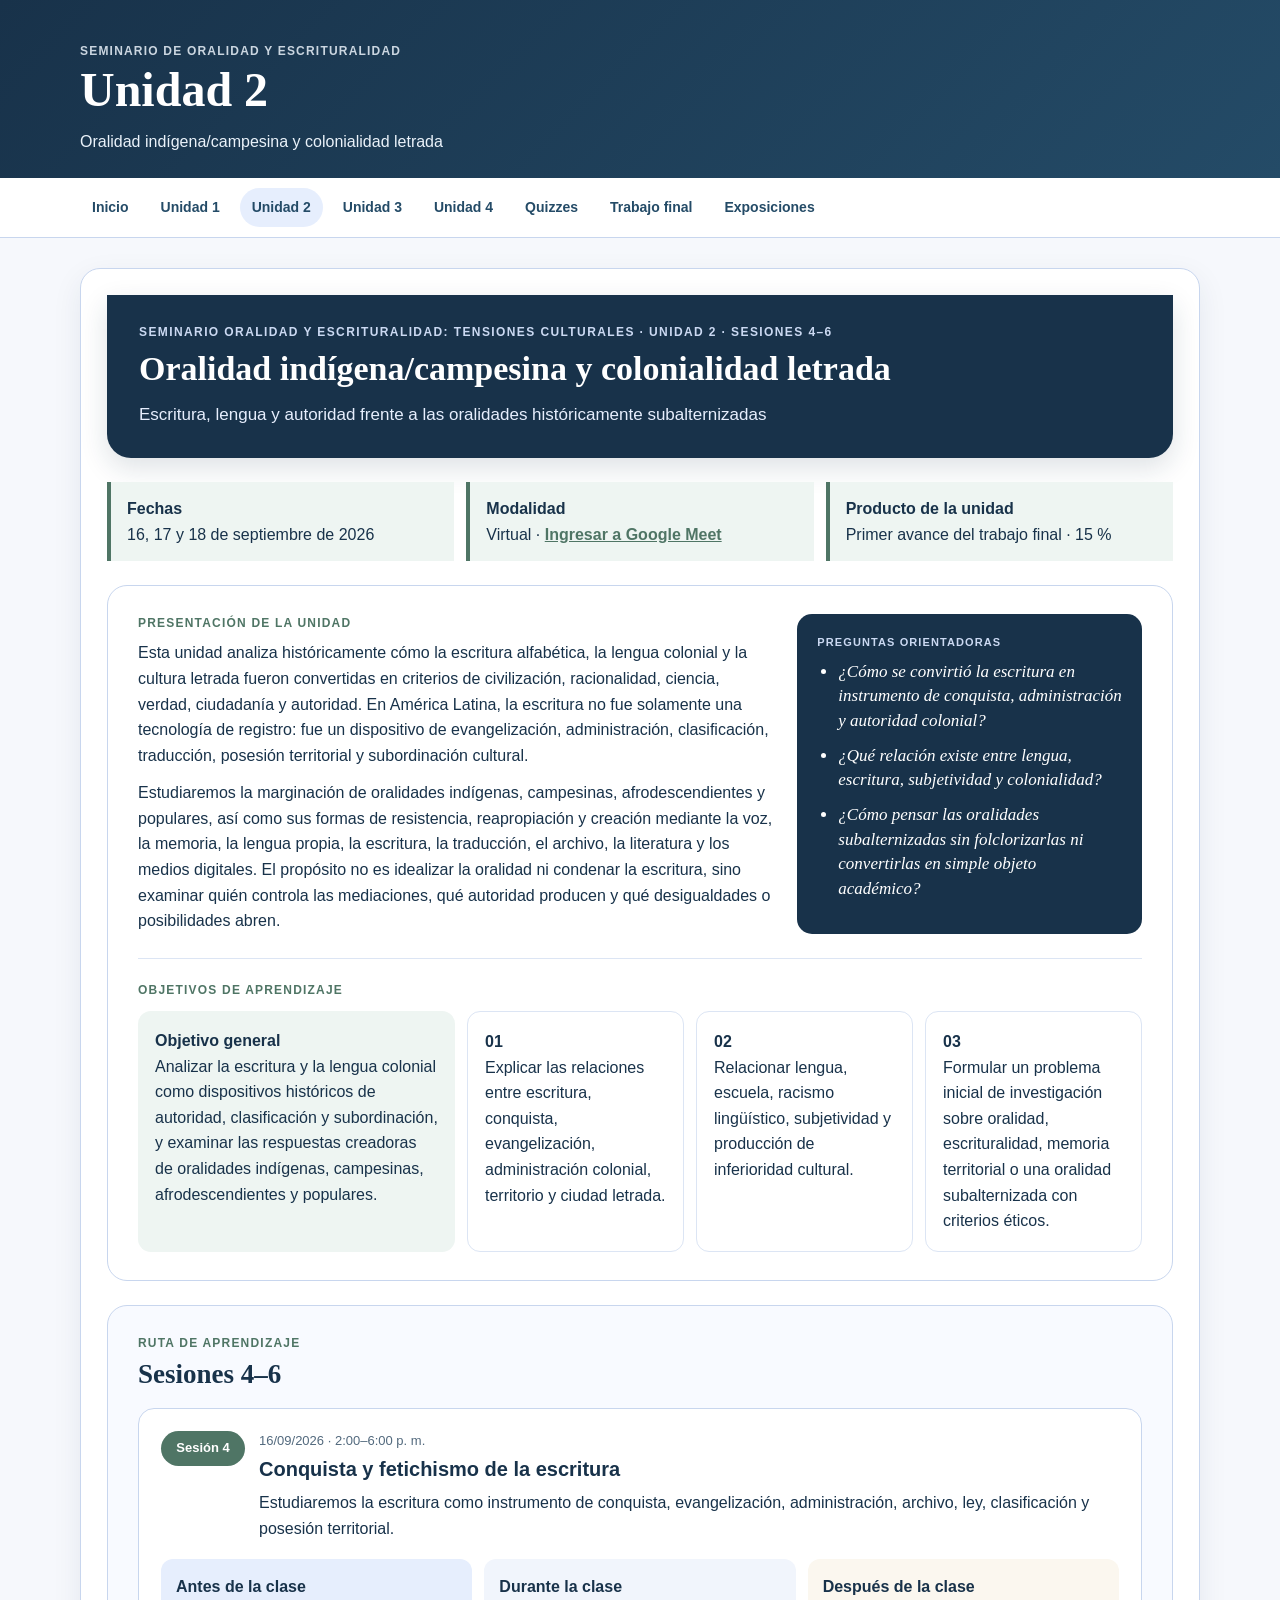
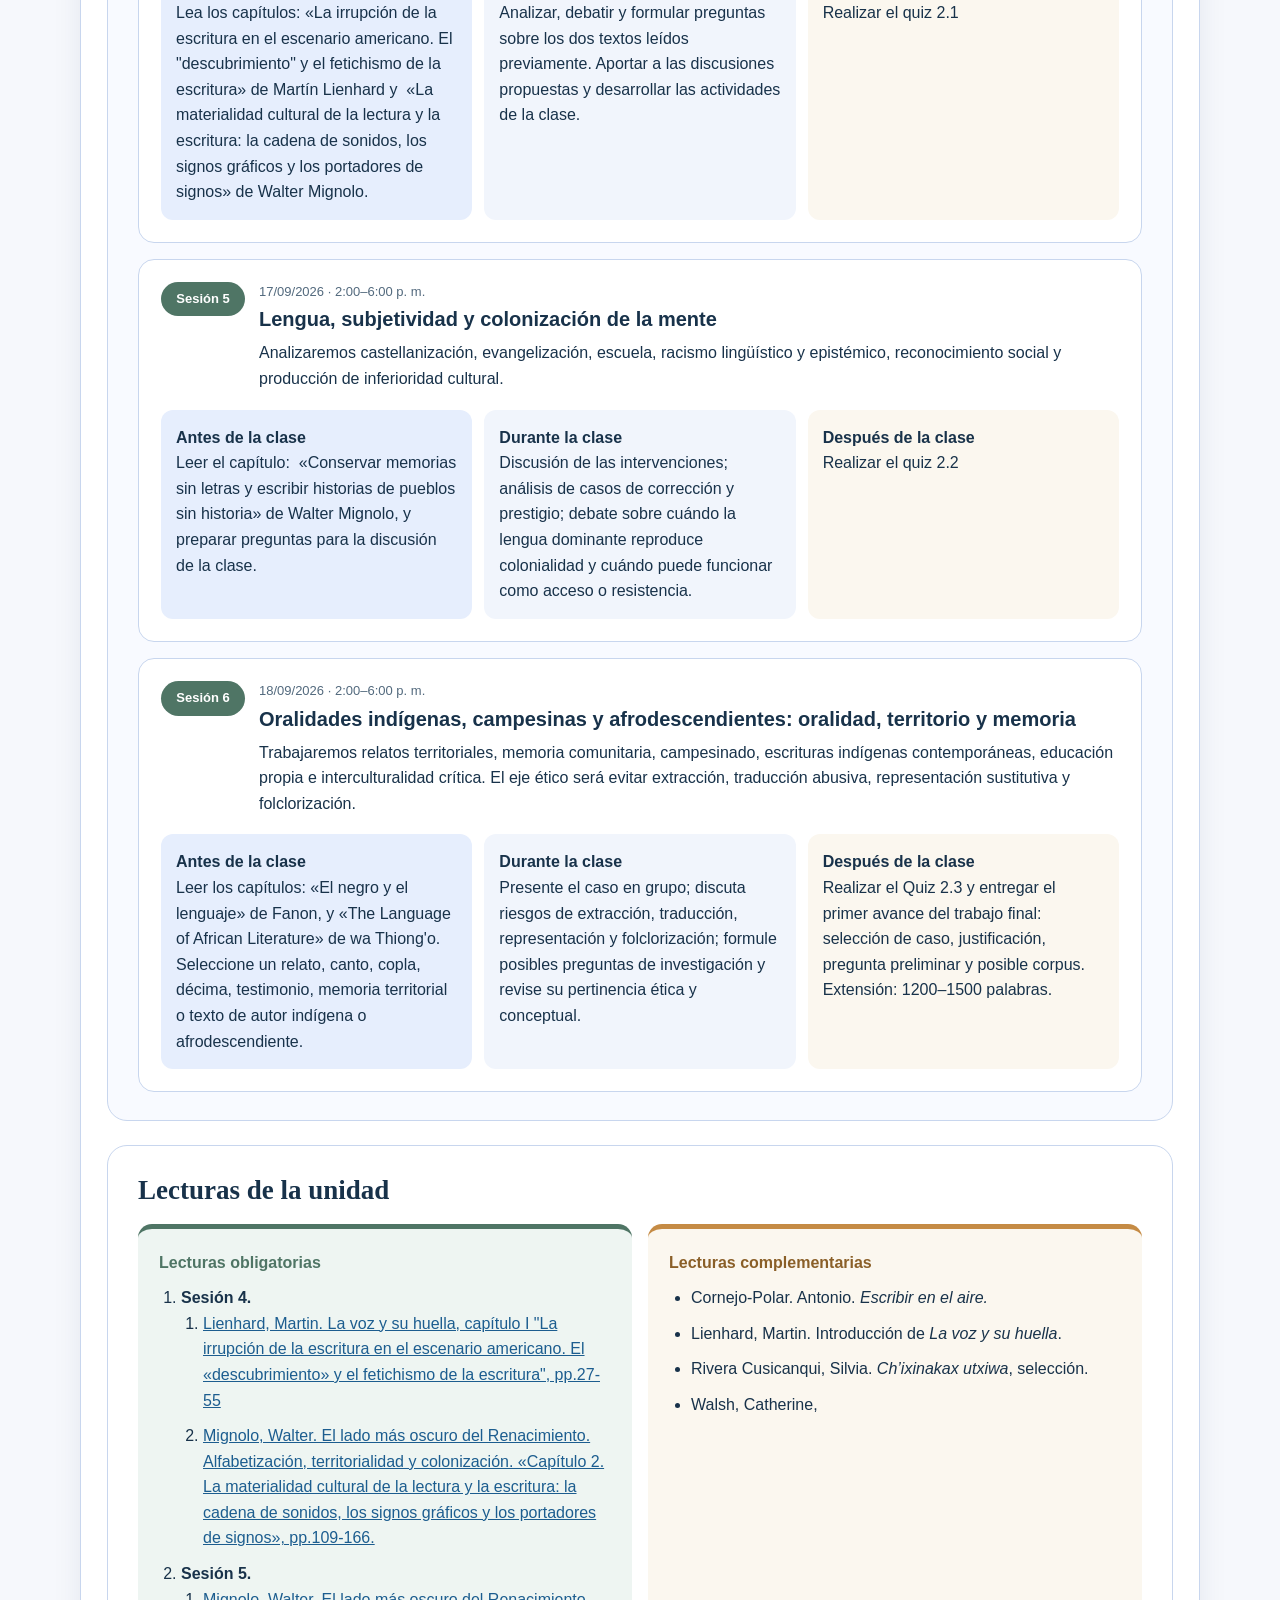
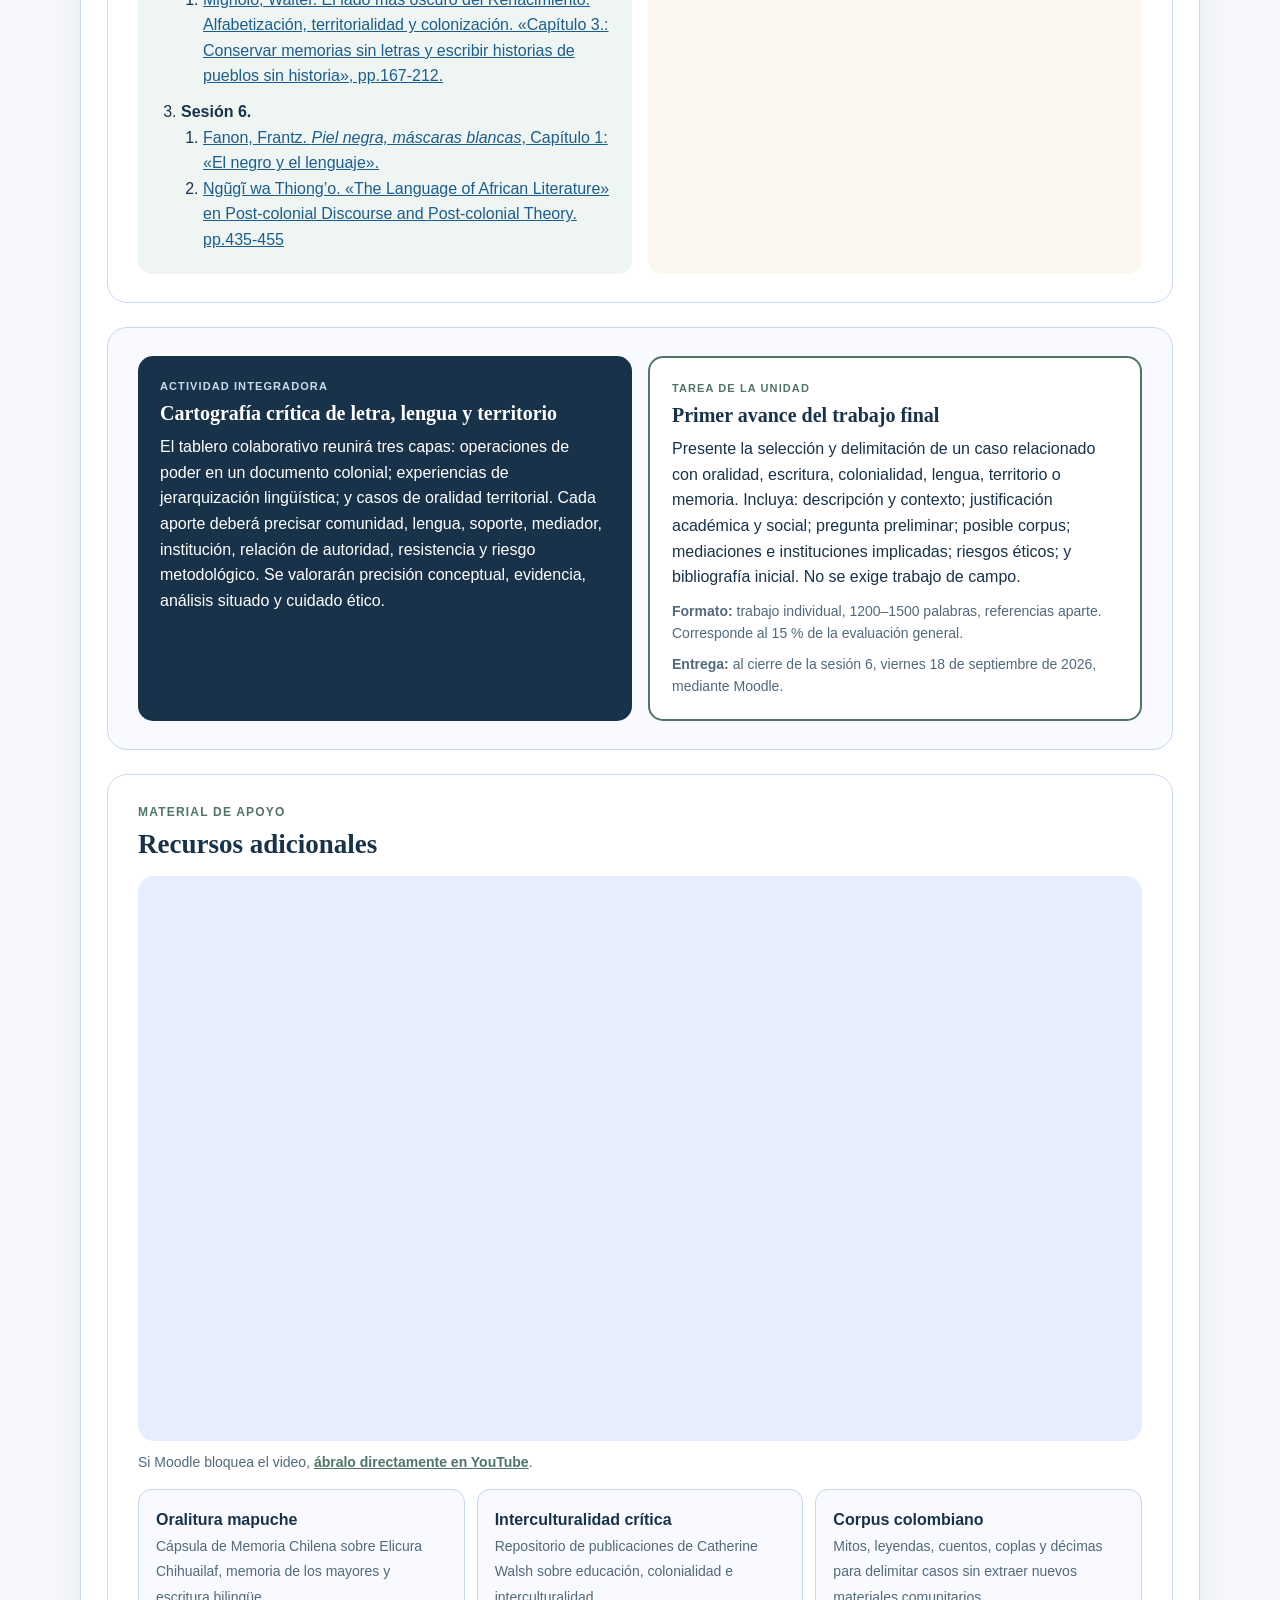
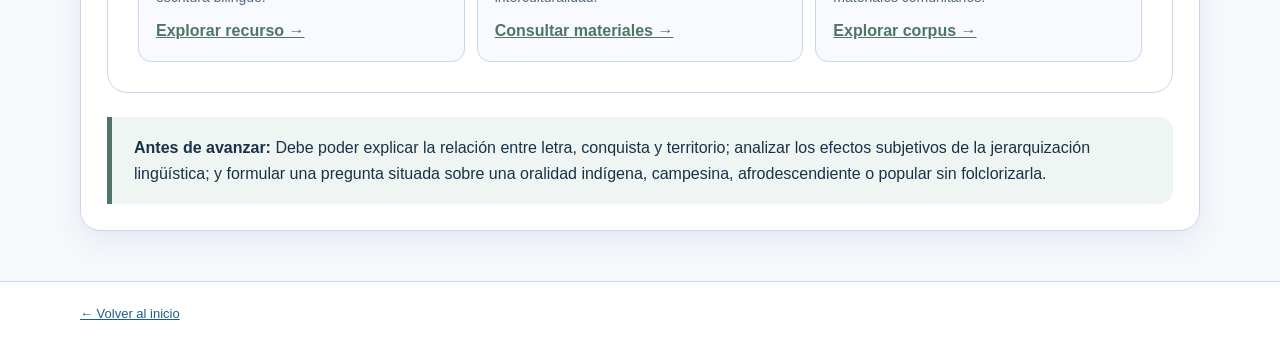
<file: unidad-2.html>
<!doctype html>
<html lang="es">
<head>
  <meta charset="utf-8">
  <meta name="viewport" content="width=device-width, initial-scale=1">
  <title>Unidad 2 · Seminario de Oralidad y Escrituralidad</title>
  <link rel="stylesheet" href="assets/styles.css">
</head>
<body>
  <header class="site-header">
    <div class="header-inner">
      <p class="kicker">Seminario de Oralidad y Escrituralidad</p>
      <h1>Unidad 2</h1>
      <p>Oralidad indígena/campesina y colonialidad letrada</p>
    </div>
  </header>

 <nav class="site-nav" aria-label="Navegación principal">
    <div class="nav-inner">
      <a href="index.html">Inicio</a>
      <a href="unidad-1.html">Unidad 1</a>
      <a href="unidad-2.html" aria-current="page">Unidad 2</a>
      <a href="unidad-3.html">Unidad 3</a>
      <a href="unidad-4.html">Unidad 4</a>
      <a href="quizzes.html">Quizzes</a>
      <a href="trabajo-final.html">Trabajo final</a>
      <a href="exposiciones.html">Exposiciones</a>
    </div>
  </nav>

  <main class="container">
    <section class="content-card">
      <!-- PEGA AQUÍ EL HTML COMPLETO DE ESTA UNIDAD EN MOODLE -->
      <div
  style="margin-bottom: 24px; padding: 28px 32px 30px; border-radius: 0 0 24px 24px; background: #18324a; box-shadow: 0 10px 28px rgba(24,50,74,.14);">
  <p
    style="margin: 0 0 7px; color: #cbd9f2; font-size: 12px; font-weight: bold; letter-spacing: 1.4px; text-transform: uppercase;">
    Seminario Oralidad y Escrituralidad: tensiones culturales · Unidad 2 ·
    Sesiones 4–6</p>
  <h1
    style="margin: 0; color: #fff; font-family: Georgia,'Times New Roman',serif; font-size: 34px; line-height: 1.2;">
    Oralidad indígena/campesina y colonialidad letrada</h1>
  <p
    style="max-width: 820px; margin: 11px 0 0; color: #e6eefd; font-size: 17px;">
    Escritura, lengua y autoridad frente a las oralidades históricamente
    subalternizadas</p>
</div>
<div style="display: flex; flex-wrap: wrap; gap: 12px; margin-bottom: 24px;">
  <div
    style="flex: 1 1 220px; padding: 14px 16px; border-left: 4px solid #4f7565; background: #eef5f2;">
    <strong>Fechas</strong><br>16, 17 y 18 de septiembre de 2026</div>
  <div
    style="flex: 1 1 220px; padding: 14px 16px; border-left: 4px solid #4f7565; background: #eef5f2;">
    <strong>Modalidad</strong><br>Virtual · <a
      style="color: #4f7565; font-weight: bold;"
      href="http://meet.google.com/vmt-axpx-noa" target="_blank"
      rel="noopener">Ingresar a Google Meet</a></div>
  <div
    style="flex: 1 1 220px; padding: 14px 16px; border-left: 4px solid #4f7565; background: #eef5f2;">
    <strong>Producto de la unidad</strong><br>Primer avance del trabajo final ·
    15 %</div>
</div>
<section
  style="margin-bottom: 24px; padding: 28px 30px; border: 1px solid #c8d6ee; border-radius: 20px; background: #fff;">
  <div style="display: flex; flex-wrap: wrap; gap: 20px;">
    <div style="flex: 2 1 520px;">
      <p
        style="margin: 0 0 7px; color: #4f7565; font-size: 12px; font-weight: bold; letter-spacing: 1.2px; text-transform: uppercase;">
        Presentación de la unidad</p>
      <p style="margin: 0 0 12px;">Esta unidad analiza históricamente cómo la
        escritura alfabética, la lengua colonial y la cultura letrada fueron
        convertidas en criterios de civilización, racionalidad, ciencia, verdad,
        ciudadanía y autoridad. En América Latina, la escritura no fue solamente
        una tecnología de registro: fue un dispositivo de evangelización,
        administración, clasificación, traducción, posesión territorial y
        subordinación cultural.</p>
      <p style="margin: 0;">Estudiaremos la marginación de oralidades indígenas,
        campesinas, afrodescendientes y populares, así como sus formas de
        resistencia, reapropiación y creación mediante la voz, la memoria, la
        lengua propia, la escritura, la traducción, el archivo, la literatura y
        los medios digitales. El propósito no es idealizar la oralidad ni
        condenar la escritura, sino examinar quién controla las mediaciones, qué
        autoridad producen y qué desigualdades o posibilidades abren.</p>
    </div>
    <div
      style="flex: 1 1 285px; padding: 20px; border-radius: 15px; background: #18324a; color: #fff;">
      <p
        style="margin: 0 0 8px; color: #cbd9f2; font-size: 11px; font-weight: bold; letter-spacing: 1.1px; text-transform: uppercase;">
        Preguntas orientadoras</p>
      <ul style="margin: 0; padding-left: 21px;">
        <li
          style="margin-bottom: 10px; font-family: Georgia,'Times New Roman',serif; font-size: 17px; font-style: italic; line-height: 1.45;">
          ¿Cómo se convirtió la escritura en instrumento de conquista,
          administración y autoridad colonial?</li>
        <li
          style="margin-bottom: 10px; font-family: Georgia,'Times New Roman',serif; font-size: 17px; font-style: italic; line-height: 1.45;">
          ¿Qué relación existe entre lengua, escritura, subjetividad y
          colonialidad?</li>
        <li
          style="font-family: Georgia,'Times New Roman',serif; font-size: 17px; font-style: italic; line-height: 1.45;">
          ¿Cómo pensar las oralidades subalternizadas sin folclorizarlas ni
          convertirlas en simple objeto académico?</li>
      </ul>
    </div>
  </div>
  <div
    style="margin-top: 24px; padding-top: 22px; border-top: 1px solid #dce5f4;">
    <p
      style="margin: 0 0 11px; color: #4f7565; font-size: 12px; font-weight: bold; letter-spacing: 1.2px; text-transform: uppercase;">
      Objetivos de aprendizaje</p>
    <div style="display: flex; flex-wrap: wrap; gap: 12px;">
      <div
        style="flex: 1 1 300px; padding: 17px; border-radius: 13px; background: #eef5f2;">
        <strong>Objetivo general</strong><br>Analizar la escritura y la lengua
        colonial como dispositivos históricos de autoridad, clasificación y
        subordinación, y examinar las respuestas creadoras de oralidades
        indígenas, campesinas, afrodescendientes y populares.</div>
      <div
        style="flex: 1 1 200px; padding: 17px; border: 1px solid #dce5f4; border-radius: 13px;">
        <strong>01</strong><br>Explicar las relaciones entre escritura,
        conquista, evangelización, administración colonial, territorio y ciudad
        letrada.</div>
      <div
        style="flex: 1 1 200px; padding: 17px; border: 1px solid #dce5f4; border-radius: 13px;">
        <strong>02</strong><br>Relacionar lengua, escuela, racismo lingüístico,
        subjetividad y producción de inferioridad cultural.</div>
      <div
        style="flex: 1 1 200px; padding: 17px; border: 1px solid #dce5f4; border-radius: 13px;">
        <strong>03</strong><br>Formular un problema inicial de investigación
        sobre oralidad, escrituralidad, memoria territorial o una oralidad
        subalternizada con criterios éticos.</div>
    </div>
  </div>
</section>
<section
  style="margin-bottom: 24px; padding: 28px 30px 12px; border: 1px solid #c8d6ee; border-radius: 20px; background: #f8faff;">
  <p
    style="margin: 0 0 5px; color: #4f7565; font-size: 12px; font-weight: bold; letter-spacing: 1.2px; text-transform: uppercase;">
    Ruta de aprendizaje</p>
  <h2
    style="margin: 0 0 18px; color: #18324a; font-family: Georgia,'Times New Roman',serif; font-size: 27px;">
    Sesiones 4–6</h2>
  <div
    style="margin-bottom: 16px; padding: 22px; border: 1px solid #c8d6ee; border-radius: 16px; background: #fff;">
    <div
      style="display: flex; flex-wrap: wrap; align-items: flex-start; gap: 14px;">
      <span
        style="display: inline-block; min-width: 84px; padding: 7px 11px; border-radius: 999px; background: #4f7565; color: #fff; font-size: 13px; font-weight: bold; text-align: center;">Sesión
        4</span>
      <div style="flex: 1 1 560px;">
        <p style="margin: 0 0 4px; color: #52697d; font-size: 13px;">16/09/2026
          · 2:00–6:00 p. m.</p>
        <h4
          style="margin: 0; color: #18324a; font-size: 20px; line-height: 1.35;">
          Conquista y fetichismo de la escritura</h4>
        <p style="margin: 7px 0 0;">Estudiaremos la escritura como instrumento
          de conquista, evangelización, administración, archivo, ley,
          clasificación y posesión territorial.</p>
      </div>
    </div>
    <div style="display: flex; flex-wrap: wrap; gap: 12px; margin-top: 18px;">
      <div
        style="flex: 1 1 235px; padding: 15px; border-radius: 12px; background: #e6eefd;">
        <strong>Antes de la clase</strong><br>Lea los capítulos: «La irrupción
        de la escritura en el escenario americano. El "descubrimiento" y el
        fetichismo de la escritura» de Martín Lienhard y  «La materialidad
        cultural de la lectura y la escritura: la cadena de sonidos, los signos
        gráficos y los portadores de signos» de Walter Mignolo.</div>
      <div
        style="flex: 1 1 235px; padding: 15px; border-radius: 12px; background: #f1f5fc;">
        <strong>Durante la clase</strong><br>Analizar, debatir y formular
        preguntas sobre los dos textos leídos previamente. Aportar a las
        discusiones propuestas y desarrollar las actividades de la clase.</div>
      <div
        style="flex: 1 1 235px; padding: 15px; border-radius: 12px; background: #fbf7ef;">
        <strong>Después de la clase</strong><br>Realizar el quiz 2.1</div>
    </div>
  </div>
  <div
    style="margin-bottom: 16px; padding: 22px; border: 1px solid #c8d6ee; border-radius: 16px; background: #fff;">
    <div
      style="display: flex; flex-wrap: wrap; align-items: flex-start; gap: 14px;">
      <span
        style="display: inline-block; min-width: 84px; padding: 7px 11px; border-radius: 999px; background: #4f7565; color: #fff; font-size: 13px; font-weight: bold; text-align: center;">Sesión
        5</span>
      <div style="flex: 1 1 560px;">
        <p style="margin: 0 0 4px; color: #52697d; font-size: 13px;">17/09/2026
          · 2:00–6:00 p. m.</p>
        <h4
          style="margin: 0; color: #18324a; font-size: 20px; line-height: 1.35;">
          Lengua, subjetividad y colonización de la mente</h4>
        <p style="margin: 7px 0 0;">Analizaremos castellanización,
          evangelización, escuela, racismo lingüístico y epistémico,
          reconocimiento social y producción de inferioridad cultural. </p>
      </div>
    </div>
    <div style="display: flex; flex-wrap: wrap; gap: 12px; margin-top: 18px;">
      <div
        style="flex: 1 1 235px; padding: 15px; border-radius: 12px; background: #e6eefd;">
        <strong>Antes de la clase</strong><br>Leer el capítulo:  «Conservar
        memorias sin letras y escribir historias de pueblos sin historia» de
        Walter Mignolo, y preparar preguntas para la discusión de la clase. 
      </div>
      <div
        style="flex: 1 1 235px; padding: 15px; border-radius: 12px; background: #f1f5fc;">
        <strong>Durante la clase</strong><br>Discusión de las intervenciones;
        análisis de casos de corrección y prestigio; debate sobre cuándo la
        lengua dominante reproduce colonialidad y cuándo puede funcionar como
        acceso o resistencia.</div>
      <div
        style="flex: 1 1 235px; padding: 15px; border-radius: 12px; background: #fbf7ef;">
        <strong>Después de la clase</strong><br>Realizar el quiz 2.2</div>
    </div>
  </div>
  <div
    style="margin-bottom: 16px; padding: 22px; border: 1px solid #c8d6ee; border-radius: 16px; background: #fff;">
    <div
      style="display: flex; flex-wrap: wrap; align-items: flex-start; gap: 14px;">
      <span
        style="display: inline-block; min-width: 84px; padding: 7px 11px; border-radius: 999px; background: #4f7565; color: #fff; font-size: 13px; font-weight: bold; text-align: center;">Sesión
        6</span>
      <div style="flex: 1 1 560px;">
        <p style="margin: 0 0 4px; color: #52697d; font-size: 13px;">18/09/2026
          · 2:00–6:00 p. m.</p>
        <h4
          style="margin: 0; color: #18324a; font-size: 20px; line-height: 1.35;">
          Oralidades indígenas, campesinas y afrodescendientes: oralidad,
          territorio y memoria</h4>
        <p style="margin: 7px 0 0;">Trabajaremos relatos territoriales, memoria
          comunitaria, campesinado, escrituras indígenas contemporáneas,
          educación propia e interculturalidad crítica. El eje ético será evitar
          extracción, traducción abusiva, representación sustitutiva y
          folclorización.</p>
      </div>
    </div>
    <div style="display: flex; flex-wrap: wrap; gap: 12px; margin-top: 18px;">
      <div
        style="flex: 1 1 235px; padding: 15px; border-radius: 12px; background: #e6eefd;">
        <strong>Antes de la clase</strong><br>Leer los capítulos: «El negro y el
        lenguaje» de Fanon, y «The Language of African Literature» de wa
        Thiong'o. Seleccione un relato, canto, copla, décima, testimonio,
        memoria territorial o texto de autor indígena o afrodescendiente.</div>
      <div
        style="flex: 1 1 235px; padding: 15px; border-radius: 12px; background: #f1f5fc;">
        <strong>Durante la clase</strong><br>Presente el caso en grupo; discuta
        riesgos de extracción, traducción, representación y folclorización;
        formule posibles preguntas de investigación y revise su pertinencia
        ética y conceptual.</div>
      <div
        style="flex: 1 1 235px; padding: 15px; border-radius: 12px; background: #fbf7ef;">
        <strong>Después de la clase</strong><br>Realizar el Quiz 2.3 y entregar
        el primer avance del trabajo final: selección de caso, justificación,
        pregunta preliminar y posible corpus. Extensión: 1200–1500 palabras.
      </div>
    </div>
  </div>
</section>
<section
  style="margin-bottom: 24px; padding: 28px 30px; border: 1px solid #c8d6ee; border-radius: 20px; background: #fff;">
  <h2
    style="margin: 0 0 17px; color: #18324a; font-family: Georgia,'Times New Roman',serif; font-size: 27px;">
    Lecturas de la unidad</h2>
  <div style="display: flex; flex-wrap: wrap; gap: 16px;">
    <div
      style="flex: 1 1 400px; padding: 21px; border-top: 5px solid #4f7565; border-radius: 14px; background: #eef5f2;">
      <p style="margin: 0 0 10px; color: #4f7565; font-weight: bold;">Lecturas
        obligatorias</p>
      <ol style="margin: 0; padding-left: 22px;">
        <li style="margin-bottom: 10px;"><strong>Sesión 4.</strong> 
          <ol style="margin: 0; padding-left: 22px;">
            <li style="margin-bottom: 10px;"><a
                href="https://drive.google.com/file/d/145TDo01D_vHhmDQj7W9erIKipzTNmfi-/view?usp=sharing"
                target="_blank" rel="noopener">Lienhard, Martin. La voz y su
                huella, capítulo I "La irrupción de la escritura en el escenario
                americano. El «descubrimiento» y el fetichismo de la escritura",
                pp.27-55</a></li>
            <li style="margin-bottom: 10px;"><a
                href="https://drive.google.com/file/d/1wsFfoOoYlbgdoP2lvRFLpdT_VR0iAWLQ/view?usp=sharing"
                target="_blank" rel="noopener">Mignolo, Walter. El lado más
                oscuro del Renacimiento. Alfabetización, territorialidad y
                colonización. «Capítulo 2. La materialidad cultural de la
                lectura y la escritura: la cadena de sonidos, los signos
                gráficos y los portadores de signos», pp.109-166.</a></li>
          </ol>
        </li>
        <li style="margin-bottom: 10px;"><strong>Sesión 5.</strong>
          <ol style="margin: 0; padding-left: 22px;">
            <li style="margin-bottom: 10px;"><a
                href="https://drive.google.com/file/d/1wsFfoOoYlbgdoP2lvRFLpdT_VR0iAWLQ/view?usp=sharing"
                target="_blank" rel="noopener">Mignolo, Walter. El lado más
                oscuro del Renacimiento. Alfabetización, territorialidad y
                colonización. «Capítulo 3.: Conservar memorias sin letras y
                escribir historias de pueblos sin historia», pp.167-212.</a>
            </li>
          </ol>
        </li>
        <li><strong>Sesión 6.</strong> 
          <ol style="margin: 0; padding-left: 22px;">
            <li><a
                href="https://drive.google.com/file/d/1tXo2Qvoa3Zsg0cP7Num1QlPiUlGfKRHx/view?usp=sharing"
                target="_blank" rel="noopener">Fanon, Frantz. <em>Piel negra,
                  máscaras blancas</em>, Capítulo 1: «El negro y el
                lenguaje».</a> </li>
            <li><a
                href="https://drive.google.com/file/d/1OijHBs-AcdF1wWJaSH5M632nS3prxFFw/view?usp=sharing"
                target="_blank" rel="noopener">Ngũgĩ wa Thiong’o. «The Language
                of African Literature» en Post-colonial Discourse and
                Post-colonial Theory. pp.435-455</a> </li>
          </ol>
        </li>
      </ol>
    </div>
    <div
      style="flex: 1 1 400px; padding: 21px; border-top: 5px solid #c58b45; border-radius: 14px; background: #fbf7ef;">
      <p style="margin: 0 0 10px; color: #8a5f28; font-weight: bold;">Lecturas
        complementarias</p>
      <ul style="margin: 0; padding-left: 22px;">
        <li style="margin-bottom: 10px;">Cornejo-Polar. Antonio. <em>Escribir en
            el aire. </em></li>
        <li style="margin-bottom: 10px;">Lienhard, Martin. Introducción
          de <em>La voz y su huella</em>. </li>
        <li style="margin-bottom: 10px;">Rivera Cusicanqui, Silvia.
          <em>Ch’ixinakax utxiwa</em>, selección.</li>
        <li>Walsh, Catherine, </li>
      </ul>
    </div>
  </div>
</section>
<section
  style="margin-bottom: 24px; padding: 28px 30px; border: 1px solid #c8d6ee; border-radius: 20px; background: #f8faff;">
  <div style="display: flex; flex-wrap: wrap; gap: 16px;">
    <div
      style="flex: 1 1 400px; padding: 22px; border-radius: 15px; background: #18324a; color: #fff;">
      <p
        style="margin: 0 0 6px; color: #cbd9f2; font-size: 11px; font-weight: bold; letter-spacing: 1.1px; text-transform: uppercase;">
        Actividad integradora</p>
      <h2 style="margin: 0 0 9px; color: #fff; font-size: 20px;">Cartografía
        crítica de letra, lengua y territorio</h2>
      <p style="margin: 0;">El tablero colaborativo reunirá tres capas:
        operaciones de poder en un documento colonial; experiencias de
        jerarquización lingüística; y casos de oralidad territorial. Cada aporte
        deberá precisar comunidad, lengua, soporte, mediador, institución,
        relación de autoridad, resistencia y riesgo metodológico. Se valorarán
        precisión conceptual, evidencia, análisis situado y cuidado ético.</p>
    </div>
    <div
      style="flex: 1 1 400px; padding: 22px; border: 2px solid #4f7565; border-radius: 15px; background: #fff;">
      <p
        style="margin: 0 0 6px; color: #4f7565; font-size: 11px; font-weight: bold; letter-spacing: 1.1px; text-transform: uppercase;">
        Tarea de la unidad</p>
      <h2 style="margin: 0 0 9px; color: #18324a; font-size: 20px;">Primer
        avance del trabajo final</h2>
      <p style="margin: 0 0 10px;">Presente la selección y delimitación de un
        caso relacionado con oralidad, escritura, colonialidad, lengua,
        territorio o memoria. Incluya: descripción y contexto; justificación
        académica y social; pregunta preliminar; posible corpus; mediaciones e
        instituciones implicadas; riesgos éticos; y bibliografía inicial. No se
        exige trabajo de campo.</p>
      <p style="margin: 0 0 8px; color: #52697d; font-size: 14px;">
        <strong>Formato:</strong> trabajo individual, 1200–1500 palabras,
        referencias aparte. Corresponde al 15 % de la evaluación general.</p>
      <p style="margin: 0; color: #52697d; font-size: 14px;">
        <strong>Entrega:</strong> al cierre de la sesión 6, viernes 18 de
        septiembre de 2026, mediante Moodle.</p>
    </div>
  </div>
</section>
<section
  style="margin-bottom: 24px; padding: 28px 30px 30px; border: 1px solid #c8d6ee; border-radius: 20px; background: #fff;">
  <p
    style="margin: 0 0 5px; color: #4f7565; font-size: 12px; font-weight: bold; letter-spacing: 1.2px; text-transform: uppercase;">
    Material de apoyo</p>
  <h2
    style="margin: 0 0 16px; color: #18324a; font-family: Georgia,'Times New Roman',serif; font-size: 27px;">
    Recursos adicionales</h2>
  <div
    style="position: relative; overflow: hidden; width: 100%; padding-top: 56.25%; border-radius: 16px; background: #e6eefd;">
    <iframe
      style="position: absolute; inset: 0; width: 100%; height: 100%; border: 0;"
      title="Utopía ch’ixi: conversación con Silvia Rivera Cusicanqui"
      src="https://www.youtube-nocookie.com/embed/pHJkCqe2gAk"
      allow="accelerometer;autoplay;clipboard-write;encrypted-media;gyroscope;picture-in-picture;web-share"
      allowfullscreen="allowfullscreen" loading="lazy"></iframe></div>
  <p style="margin: 10px 0 0; color: #52697d; font-size: 14px;">Si Moodle
    bloquea el video, <a style="color: #4f7565; font-weight: bold;"
      href="https://www.youtube.com/watch?v=pHJkCqe2gAk" target="_blank"
      rel="noopener">ábralo directamente en YouTube</a>.</p>
  <div style="display: flex; flex-wrap: wrap; gap: 12px; margin-top: 16px;">
    <div
      style="flex: 1 1 245px; padding: 17px; border: 1px solid #c8d6ee; border-radius: 13px; background: #f8faff;">
      <strong>Oralitura mapuche</strong><br><span
        style="color: #52697d; font-size: 14px;">Cápsula de Memoria Chilena
        sobre Elicura Chihuailaf, memoria de los mayores y escritura
        bilingüe.</span><br><a
        style="display: inline-block; margin-top: 9px; color: #4f7565; font-weight: bold;"
        href="https://www.memoriachilena.gob.cl/602/w3-article-93536.html"
        target="_blank" rel="noopener">Explorar recurso →</a></div>
    <div
      style="flex: 1 1 245px; padding: 17px; border: 1px solid #c8d6ee; border-radius: 13px; background: #f8faff;">
      <strong>Interculturalidad crítica</strong><br><span
        style="color: #52697d; font-size: 14px;">Repositorio de publicaciones de
        Catherine Walsh sobre educación, colonialidad e
        interculturalidad.</span><br><a
        style="display: inline-block; margin-top: 9px; color: #4f7565; font-weight: bold;"
        href="https://repositorio.uasb.edu.ec/browse?type=author&amp;value=Walsh%2C+Catherine"
        target="_blank" rel="noopener">Consultar materiales →</a></div>
    <div
      style="flex: 1 1 245px; padding: 17px; border: 1px solid #c8d6ee; border-radius: 13px; background: #f8faff;">
      <strong>Corpus colombiano</strong><br><span
        style="color: #52697d; font-size: 14px;">Mitos, leyendas, cuentos,
        coplas y décimas para delimitar casos sin extraer nuevos materiales
        comunitarios.</span><br><a
        style="display: inline-block; margin-top: 9px; color: #4f7565; font-weight: bold;"
        href="https://literaturatradicional.co/" target="_blank"
        rel="noopener">Explorar corpus →</a></div>
  </div>
</section>
<div
  style="padding: 18px 22px; border-left: 5px solid #4f7565; border-radius: 0 14px 14px 0; background: #eef5f2;">
  <strong>Antes de avanzar: </strong>Debe poder explicar la relación entre
  letra, conquista y territorio; analizar los efectos subjetivos de la
  jerarquización lingüística; y formular una pregunta situada sobre una oralidad
  indígena, campesina, afrodescendiente o popular sin folclorizarla.</div>
      <!-- FIN DEL CONTENIDO PEGADO -->
    </section>
  </main>

  <footer class="site-footer">
    <div class="footer-inner"><a href="index.html">← Volver al inicio</a></div>
  </footer>
</body>
</html>
</file>
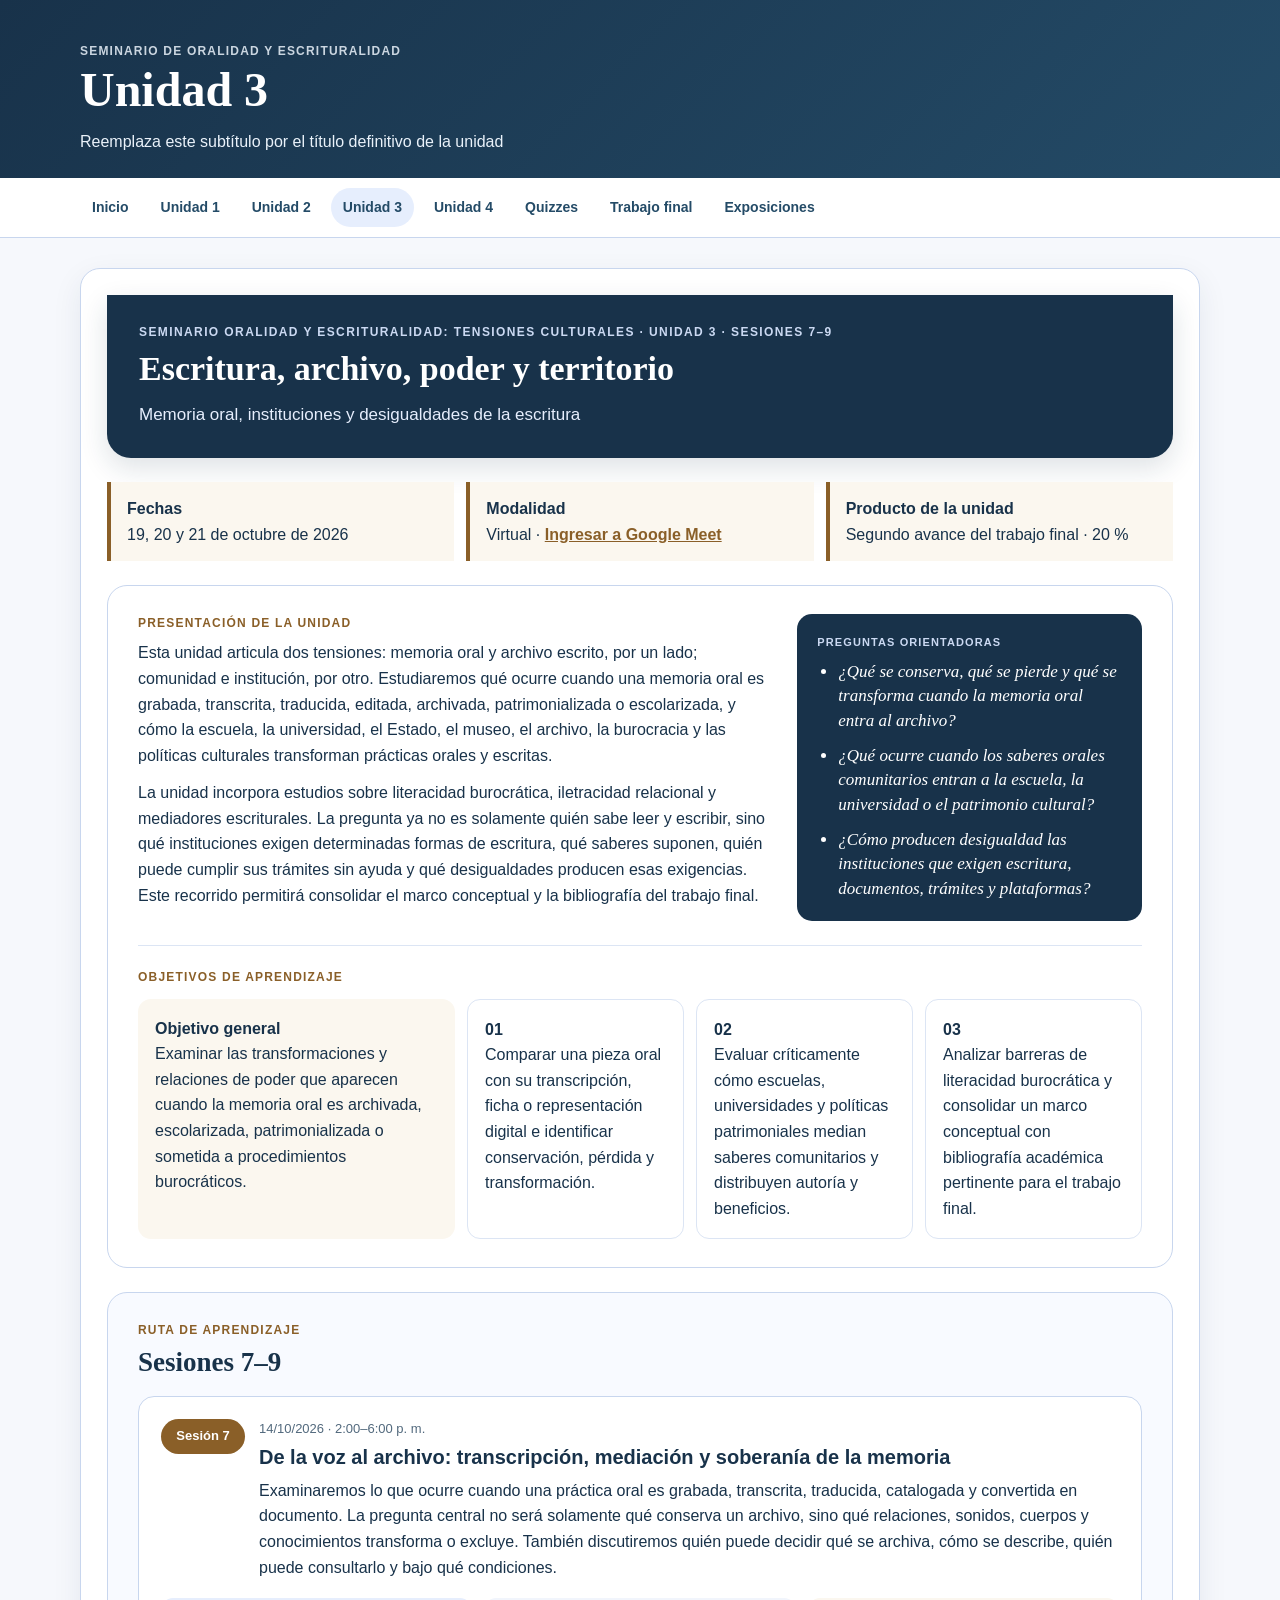
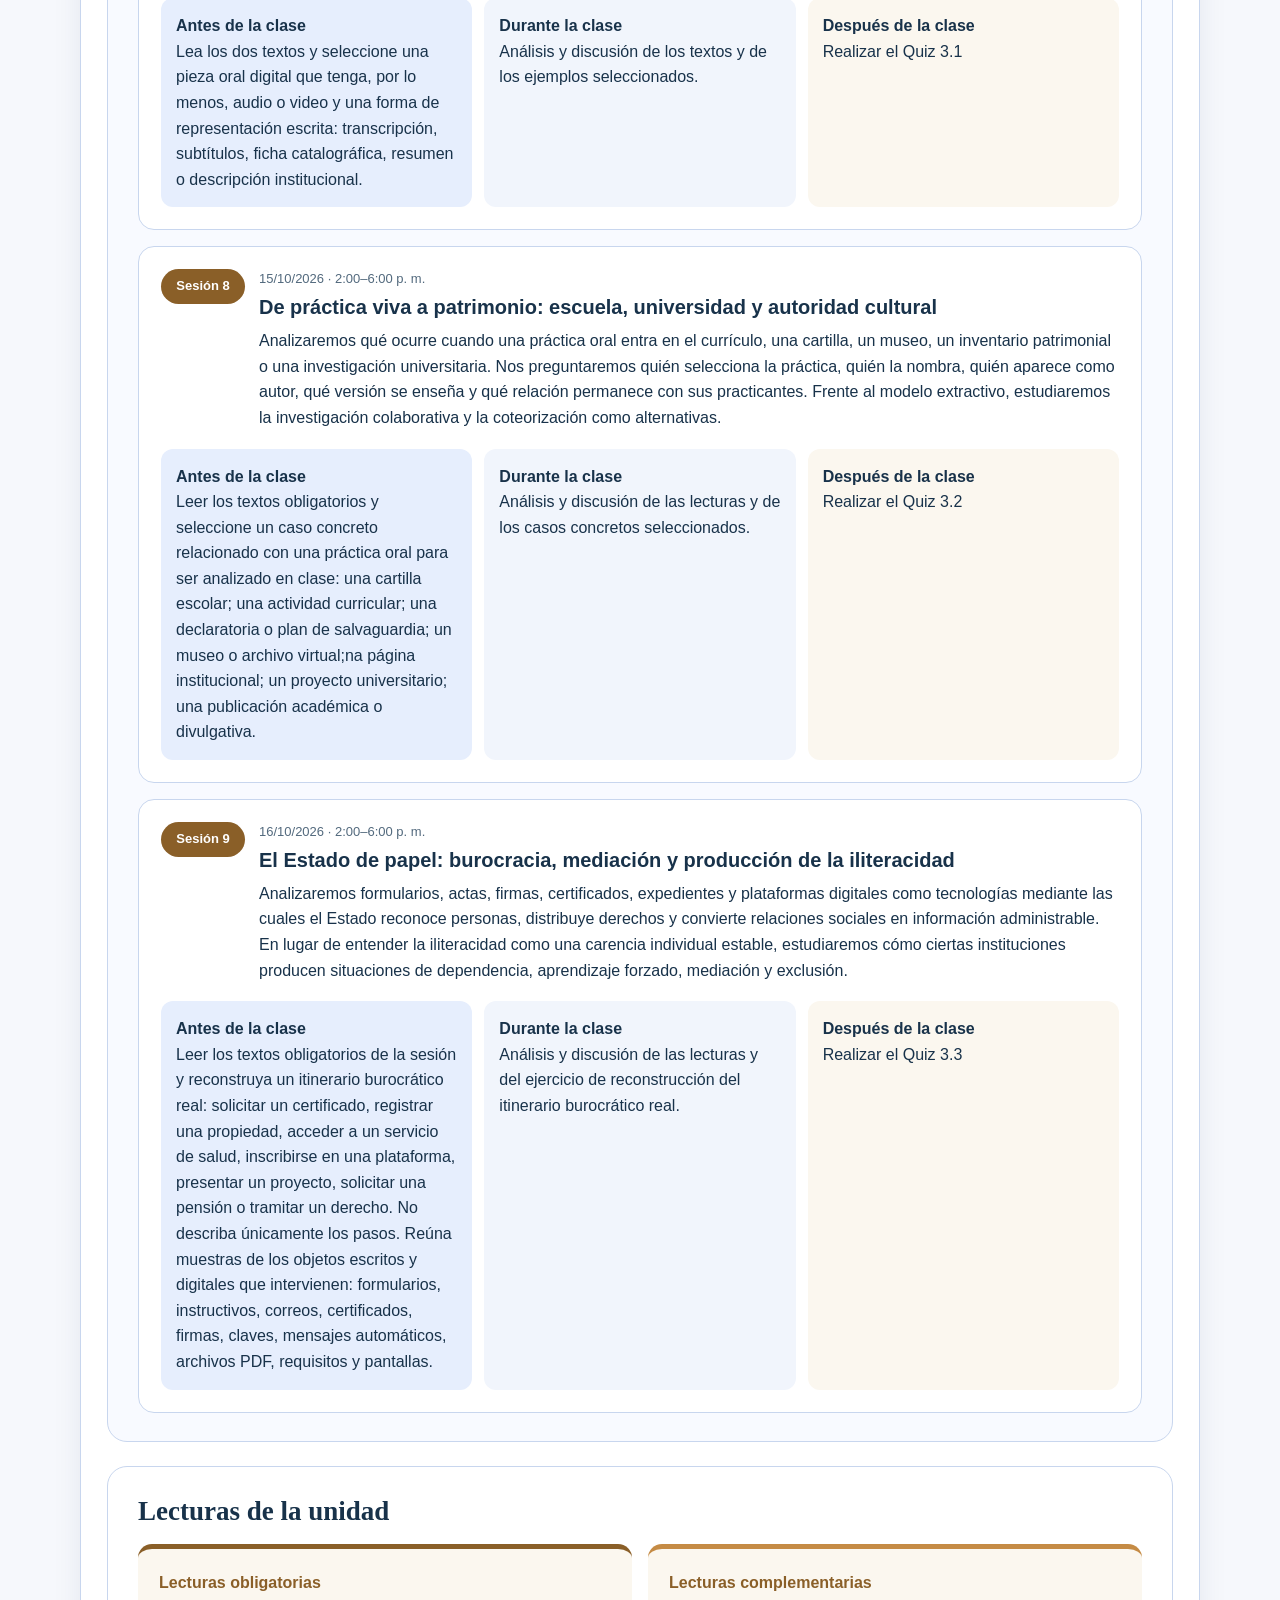
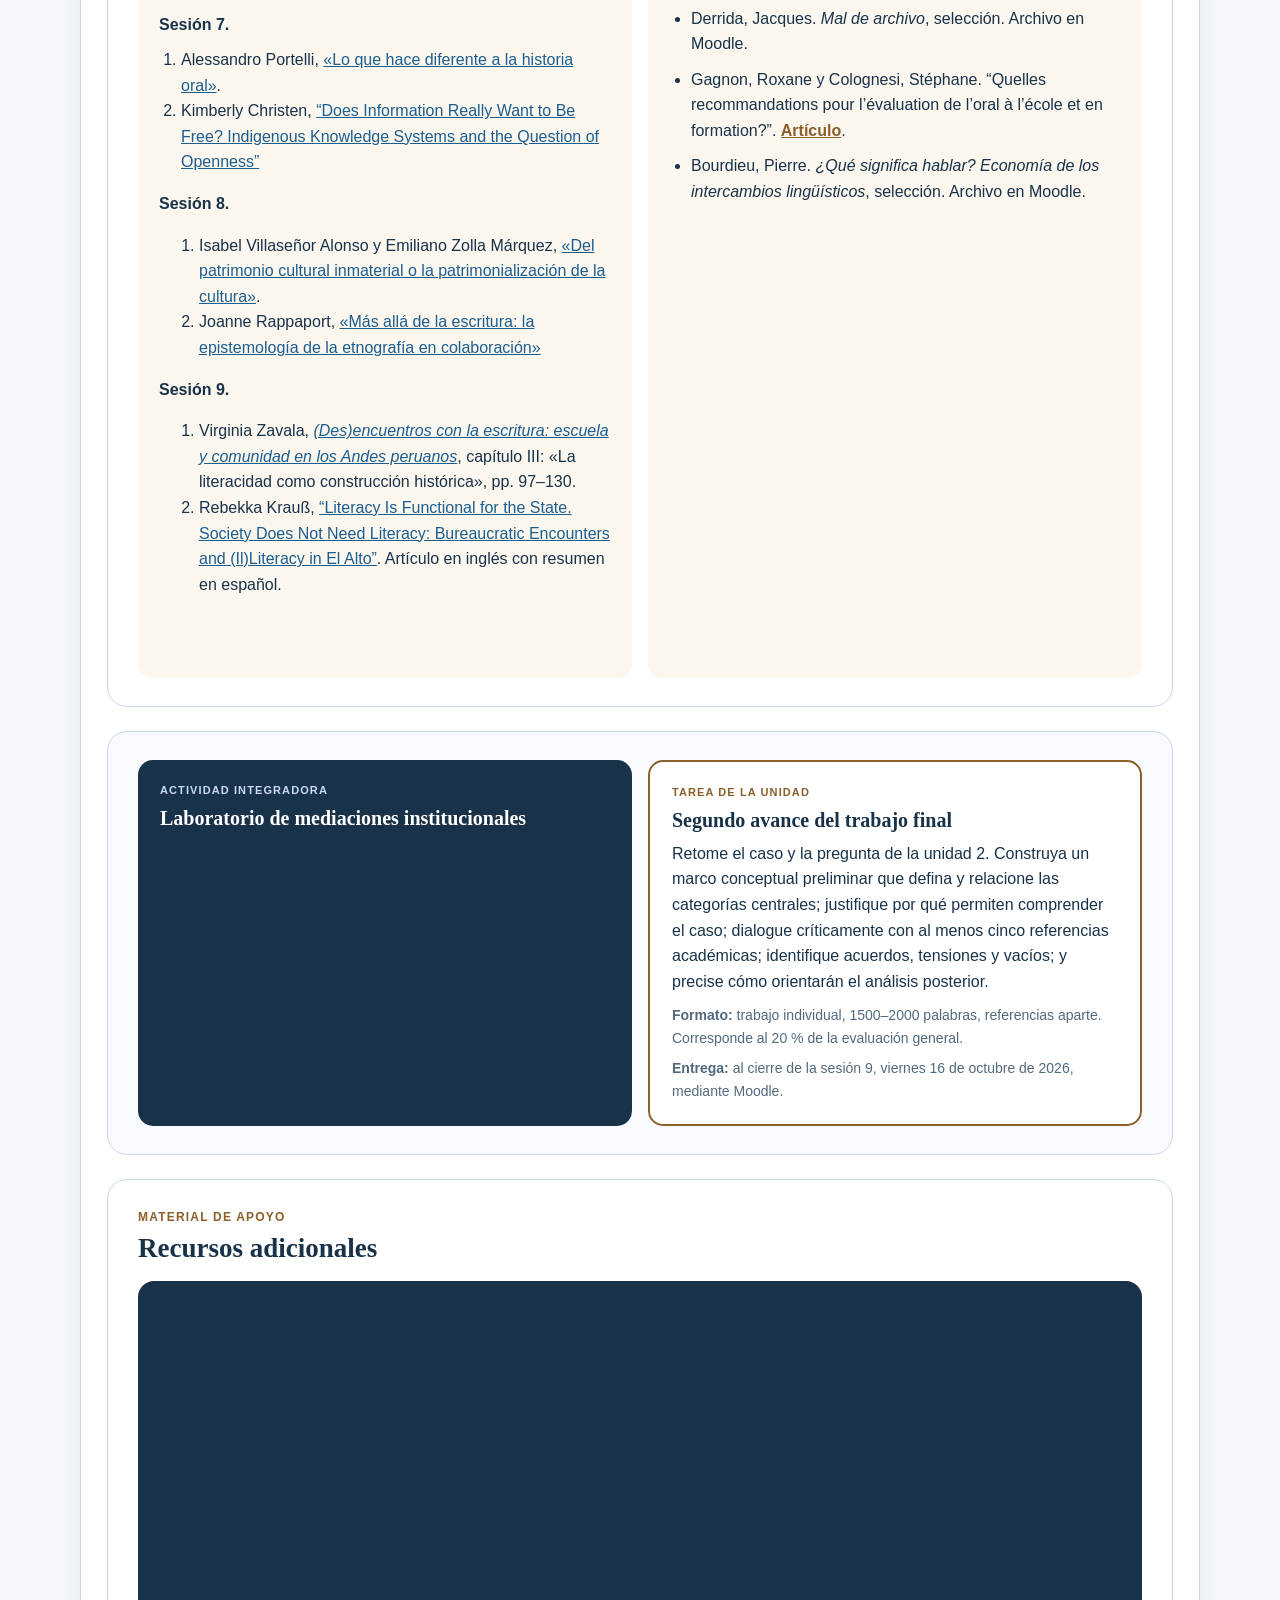
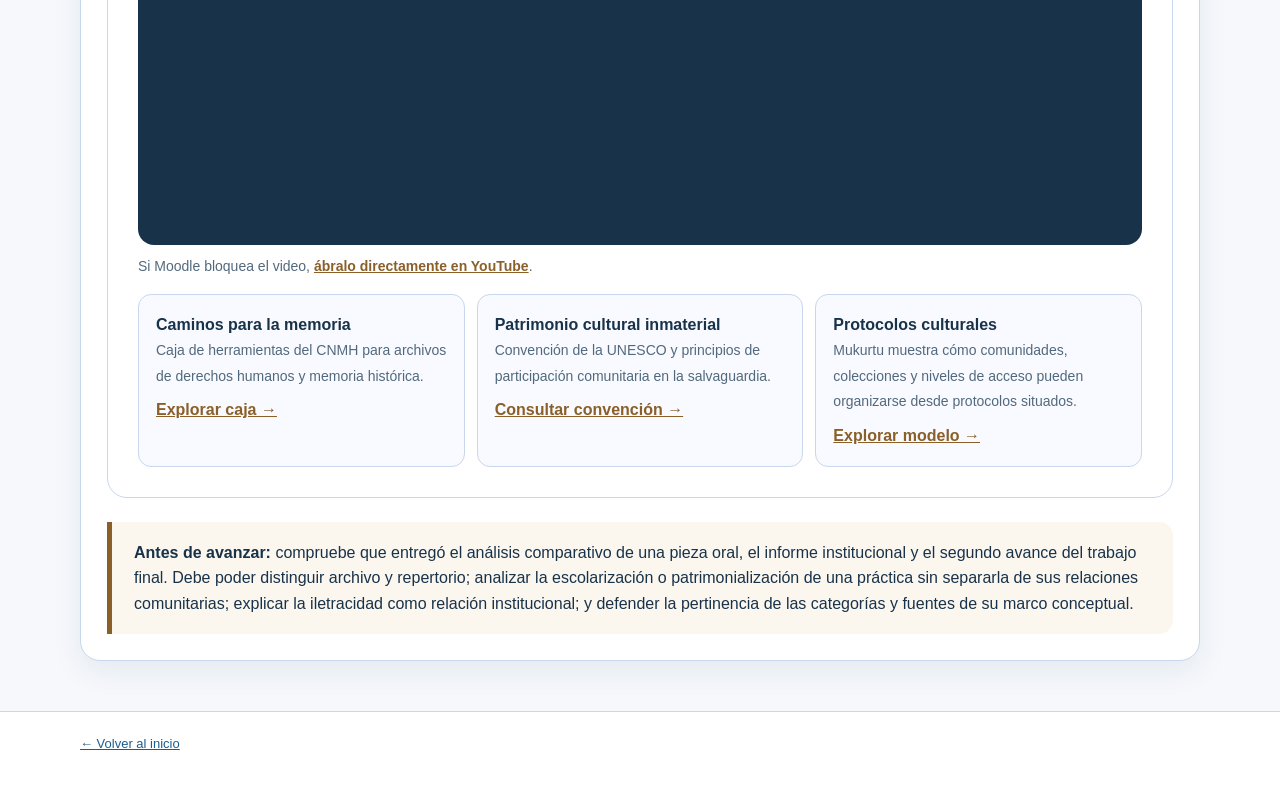
<file: unidad-3.html>
<!doctype html>
<html lang="es">
<head>
  <meta charset="utf-8">
  <meta name="viewport" content="width=device-width, initial-scale=1">
  <title>Unidad 3 · Seminario de Oralidad y Escrituralidad</title>
  <link rel="stylesheet" href="assets/styles.css">
</head>
<body>
  <header class="site-header">
    <div class="header-inner">
      <p class="kicker">Seminario de Oralidad y Escrituralidad</p>
      <h1>Unidad 3</h1>
      <p>Reemplaza este subtítulo por el título definitivo de la unidad</p>
    </div>
  </header>

  <nav class="site-nav" aria-label="Navegación principal">
    <div class="nav-inner">
      <a href="index.html">Inicio</a>
      <a href="unidad-1.html">Unidad 1</a>
      <a href="unidad-2.html">Unidad 2</a>
      <a href="unidad-3.html" aria-current="page">Unidad 3</a>
      <a href="unidad-4.html">Unidad 4</a>
      <a href="quizzes.html">Quizzes</a>
      <a href="trabajo-final.html">Trabajo final</a>
      <a href="exposiciones.html">Exposiciones</a>
    </div>
  </nav>

  <main class="container">
    <section class="content-card">
      <!-- PEGA AQUÍ EL HTML COMPLETO DE ESTA UNIDAD EN MOODLE -->
     <div
  style="margin-bottom: 24px; padding: 28px 32px 30px; border-radius: 0 0 24px 24px; background: #18324a; box-shadow: 0 10px 28px rgba(24,50,74,.14);">
  <p
    style="margin: 0 0 7px; color: #cbd9f2; font-size: 12px; font-weight: bold; letter-spacing: 1.4px; text-transform: uppercase;">
    Seminario Oralidad y Escrituralidad: tensiones culturales · Unidad 3 ·
    Sesiones 7–9</p>
  <h1
    style="margin: 0; color: #fff; font-family: Georgia,'Times New Roman',serif; font-size: 34px; line-height: 1.2;">
    Escritura, archivo, poder y territorio</h1>
  <p
    style="max-width: 820px; margin: 11px 0 0; color: #e6eefd; font-size: 17px;">
    Memoria oral, instituciones y desigualdades de la escritura</p>
</div>
<div style="display: flex; flex-wrap: wrap; gap: 12px; margin-bottom: 24px;">
  <div
    style="flex: 1 1 220px; padding: 14px 16px; border-left: 4px solid #8a5f28; background: #fbf7ef;">
    <strong>Fechas</strong><br>19, 20 y 21 de octubre de 2026</div>
  <div
    style="flex: 1 1 220px; padding: 14px 16px; border-left: 4px solid #8a5f28; background: #fbf7ef;">
    <strong>Modalidad</strong><br>Virtual · <a
      style="color: #8a5f28; font-weight: bold;"
      href="http://meet.google.com/vmt-axpx-noa" target="_blank"
      rel="noopener">Ingresar a Google Meet</a></div>
  <div
    style="flex: 1 1 220px; padding: 14px 16px; border-left: 4px solid #8a5f28; background: #fbf7ef;">
    <strong>Producto de la unidad</strong><br>Segundo avance del trabajo final ·
    20 %</div>
</div>
<section
  style="margin-bottom: 24px; padding: 28px 30px; border: 1px solid #c8d6ee; border-radius: 20px; background: #fff;">
  <div style="display: flex; flex-wrap: wrap; gap: 20px;">
    <div style="flex: 2 1 520px;">
      <p
        style="margin: 0 0 7px; color: #8a5f28; font-size: 12px; font-weight: bold; letter-spacing: 1.2px; text-transform: uppercase;">
        Presentación de la unidad</p>
      <p style="margin: 0 0 12px;">Esta unidad articula dos tensiones: memoria
        oral y archivo escrito, por un lado; comunidad e institución, por otro.
        Estudiaremos qué ocurre cuando una memoria oral es grabada, transcrita,
        traducida, editada, archivada, patrimonializada o escolarizada, y cómo
        la escuela, la universidad, el Estado, el museo, el archivo, la
        burocracia y las políticas culturales transforman prácticas orales y
        escritas.</p>
      <p style="margin: 0;">La unidad incorpora estudios sobre literacidad
        burocrática, iletracidad relacional y mediadores escriturales. La
        pregunta ya no es solamente quién sabe leer y escribir, sino qué
        instituciones exigen determinadas formas de escritura, qué saberes
        suponen, quién puede cumplir sus trámites sin ayuda y qué desigualdades
        producen esas exigencias. Este recorrido permitirá consolidar el marco
        conceptual y la bibliografía del trabajo final.</p>
    </div>
    <div
      style="flex: 1 1 285px; padding: 20px; border-radius: 15px; background: #18324a; color: #fff;">
      <p
        style="margin: 0 0 8px; color: #cbd9f2; font-size: 11px; font-weight: bold; letter-spacing: 1.1px; text-transform: uppercase;">
        Preguntas orientadoras</p>
      <ul style="margin: 0; padding-left: 21px;">
        <li
          style="margin-bottom: 10px; font-family: Georgia,'Times New Roman',serif; font-size: 17px; font-style: italic; line-height: 1.45;">
          ¿Qué se conserva, qué se pierde y qué se transforma cuando la memoria
          oral entra al archivo?</li>
        <li
          style="margin-bottom: 10px; font-family: Georgia,'Times New Roman',serif; font-size: 17px; font-style: italic; line-height: 1.45;">
          ¿Qué ocurre cuando los saberes orales comunitarios entran a la
          escuela, la universidad o el patrimonio cultural?</li>
        <li
          style="font-family: Georgia,'Times New Roman',serif; font-size: 17px; font-style: italic; line-height: 1.45;">
          ¿Cómo producen desigualdad las instituciones que exigen escritura,
          documentos, trámites y plataformas?</li>
      </ul>
    </div>
  </div>
  <div
    style="margin-top: 24px; padding-top: 22px; border-top: 1px solid #dce5f4;">
    <p
      style="margin: 0 0 11px; color: #8a5f28; font-size: 12px; font-weight: bold; letter-spacing: 1.2px; text-transform: uppercase;">
      Objetivos de aprendizaje</p>
    <div style="display: flex; flex-wrap: wrap; gap: 12px;">
      <div
        style="flex: 1 1 300px; padding: 17px; border-radius: 13px; background: #fbf7ef;">
        <strong>Objetivo general</strong><br>Examinar las transformaciones y
        relaciones de poder que aparecen cuando la memoria oral es archivada,
        escolarizada, patrimonializada o sometida a procedimientos burocráticos.
      </div>
      <div
        style="flex: 1 1 200px; padding: 17px; border: 1px solid #dce5f4; border-radius: 13px;">
        <strong>01</strong><br>Comparar una pieza oral con su transcripción,
        ficha o representación digital e identificar conservación, pérdida y
        transformación.</div>
      <div
        style="flex: 1 1 200px; padding: 17px; border: 1px solid #dce5f4; border-radius: 13px;">
        <strong>02</strong><br>Evaluar críticamente cómo escuelas, universidades
        y políticas patrimoniales median saberes comunitarios y distribuyen
        autoría y beneficios.</div>
      <div
        style="flex: 1 1 200px; padding: 17px; border: 1px solid #dce5f4; border-radius: 13px;">
        <strong>03</strong><br>Analizar barreras de literacidad burocrática y
        consolidar un marco conceptual con bibliografía académica pertinente
        para el trabajo final.</div>
    </div>
  </div>
</section>
<section
  style="margin-bottom: 24px; padding: 28px 30px 12px; border: 1px solid #c8d6ee; border-radius: 20px; background: #f8faff;">
  <p
    style="margin: 0 0 5px; color: #8a5f28; font-size: 12px; font-weight: bold; letter-spacing: 1.2px; text-transform: uppercase;">
    Ruta de aprendizaje</p>
  <h2
    style="margin: 0 0 18px; color: #18324a; font-family: Georgia,'Times New Roman',serif; font-size: 27px;">
    Sesiones 7–9</h2>
  <div
    style="margin-bottom: 16px; padding: 22px; border: 1px solid #c8d6ee; border-radius: 16px; background: #fff;">
    <div
      style="display: flex; flex-wrap: wrap; align-items: flex-start; gap: 14px;">
      <span
        style="display: inline-block; min-width: 84px; padding: 7px 11px; border-radius: 999px; background: #8a5f28; color: #fff; font-size: 13px; font-weight: bold; text-align: center;">Sesión
        7</span>
      <div style="flex: 1 1 560px;">
        <p style="margin: 0 0 4px; color: #52697d; font-size: 13px;">14/10/2026
          · 2:00–6:00 p. m.</p>
        <h4
          style="margin: 0; color: #18324a; font-size: 20px; line-height: 1.35;">
          De la voz al archivo: transcripción, mediación y soberanía de la
          memoria</h4>
        <p style="margin: 7px 0 0;">Examinaremos lo que ocurre cuando una
          práctica oral es grabada, transcrita, traducida, catalogada y
          convertida en documento. La pregunta central no será solamente qué
          conserva un archivo, sino qué relaciones, sonidos, cuerpos y
          conocimientos transforma o excluye. También discutiremos quién puede
          decidir qué se archiva, cómo se describe, quién puede consultarlo y
          bajo qué condiciones.</p>
      </div>
    </div>
    <div style="display: flex; flex-wrap: wrap; gap: 12px; margin-top: 18px;">
      <div
        style="flex: 1 1 235px; padding: 15px; border-radius: 12px; background: #e6eefd;">
        <strong>Antes de la clase</strong><br>Lea los dos textos y seleccione
        una pieza oral digital que tenga, por lo menos, audio o video y una
        forma de representación escrita: transcripción, subtítulos, ficha
        catalográfica, resumen o descripción institucional.</div>
      <div
        style="flex: 1 1 235px; padding: 15px; border-radius: 12px; background: #f1f5fc;">
        <strong>Durante la clase</strong><br>Análisis y discusión de los textos
        y de los ejemplos seleccionados.</div>
      <div
        style="flex: 1 1 235px; padding: 15px; border-radius: 12px; background: #fbf7ef;">
        <strong>Después de la clase</strong><br>Realizar el Quiz 3.1</div>
    </div>
  </div>
  <div
    style="margin-bottom: 16px; padding: 22px; border: 1px solid #c8d6ee; border-radius: 16px; background: #fff;">
    <div
      style="display: flex; flex-wrap: wrap; align-items: flex-start; gap: 14px;">
      <span
        style="display: inline-block; min-width: 84px; padding: 7px 11px; border-radius: 999px; background: #8a5f28; color: #fff; font-size: 13px; font-weight: bold; text-align: center;">Sesión
        8</span>
      <div style="flex: 1 1 560px;">
        <p style="margin: 0 0 4px; color: #52697d; font-size: 13px;">15/10/2026
          · 2:00–6:00 p. m.</p>
        <h4
          style="margin: 0; color: #18324a; font-size: 20px; line-height: 1.35;">
          De práctica viva a patrimonio: escuela, universidad y autoridad
          cultural</h4>
        <p style="margin: 7px 0 0;">Analizaremos qué ocurre cuando una práctica
          oral entra en el currículo, una cartilla, un museo, un inventario
          patrimonial o una investigación universitaria. Nos preguntaremos quién
          selecciona la práctica, quién la nombra, quién aparece como autor, qué
          versión se enseña y qué relación permanece con sus practicantes.
          Frente al modelo extractivo, estudiaremos la investigación
          colaborativa y la coteorización como alternativas.</p>
      </div>
    </div>
    <div style="display: flex; flex-wrap: wrap; gap: 12px; margin-top: 18px;">
      <div
        style="flex: 1 1 235px; padding: 15px; border-radius: 12px; background: #e6eefd;">
        <strong>Antes de la clase</strong><br>Leer los textos obligatorios y
        s<span style="text-align: initial;">eleccione un caso concreto
          relacionado con una práctica oral para ser analizado en clase:
        </span><span style="text-align: initial;">una cartilla escolar;
        </span><span style="text-align: initial;">una actividad curricular;
        </span><span style="text-align: initial;">una declaratoria o plan de
          salvaguardia; </span><span style="text-align: initial;">un museo o
          archivo virtual;</span><span style="text-align: initial;">na página
          institucional; </span><span style="text-align: initial;">un proyecto
          universitario; </span><span style="text-align: initial;">una
          publicación académica o divulgativa.</span></div>
      <div
        style="flex: 1 1 235px; padding: 15px; border-radius: 12px; background: #f1f5fc;">
        <strong>Durante la clase</strong><br>Análisis y discusión de las
        lecturas y de los casos concretos seleccionados. </div>
      <div
        style="flex: 1 1 235px; padding: 15px; border-radius: 12px; background: #fbf7ef;">
        <strong>Después de la clase</strong><br>Realizar el Quiz 3.2</div>
    </div>
  </div>
  <div
    style="margin-bottom: 16px; padding: 22px; border: 1px solid #c8d6ee; border-radius: 16px; background: #fff;">
    <div
      style="display: flex; flex-wrap: wrap; align-items: flex-start; gap: 14px;">
      <span
        style="display: inline-block; min-width: 84px; padding: 7px 11px; border-radius: 999px; background: #8a5f28; color: #fff; font-size: 13px; font-weight: bold; text-align: center;">Sesión
        9</span>
      <div style="flex: 1 1 560px;">
        <p style="margin: 0 0 4px; color: #52697d; font-size: 13px;">16/10/2026
          · 2:00–6:00 p. m.</p>
        <h4
          style="margin: 0; color: #18324a; font-size: 20px; line-height: 1.35;">
          El Estado de papel: burocracia, mediación y producción de la
          iliteracidad</h4>
        <p style="margin: 7px 0 0;">Analizaremos formularios, actas, firmas,
          certificados, expedientes y plataformas digitales como tecnologías
          mediante las cuales el Estado reconoce personas, distribuye derechos y
          convierte relaciones sociales en información administrable. En lugar
          de entender la iliteracidad como una carencia individual estable,
          estudiaremos cómo ciertas instituciones producen situaciones de
          dependencia, aprendizaje forzado, mediación y exclusión.</p>
      </div>
    </div>
    <div style="display: flex; flex-wrap: wrap; gap: 12px; margin-top: 18px;">
      <div
        style="flex: 1 1 235px; padding: 15px; border-radius: 12px; background: #e6eefd;">
        <strong>Antes de la clase</strong><br>Leer los textos obligatorios de la
        sesión y r<span style="text-align: initial;">econstruya un itinerario
          burocrático real: solicitar un certificado, registrar una propiedad,
          acceder a un servicio de salud, inscribirse en una plataforma,
          presentar un proyecto, solicitar una pensión o tramitar un
          derecho. </span><span style="text-align: initial;">No describa
          únicamente los pasos. Reúna muestras de los objetos escritos y
          digitales que intervienen: formularios, instructivos, correos,
          certificados, firmas, claves, mensajes automáticos, archivos PDF,
          requisitos y pantallas.</span></div>
      <div
        style="flex: 1 1 235px; padding: 15px; border-radius: 12px; background: #f1f5fc;">
        <strong>Durante la clase</strong><br>Análisis y discusión de las
        lecturas y del ejercicio de reconstrucción del itinerario burocrático
        real.</div>
      <div
        style="flex: 1 1 235px; padding: 15px; border-radius: 12px; background: #fbf7ef;">
        <strong>Después de la clase</strong><br>Realizar el Quiz 3.3</div>
    </div>
  </div>
</section>
<section
  style="margin-bottom: 24px; padding: 28px 30px; border: 1px solid #c8d6ee; border-radius: 20px; background: #fff;">
  <h2
    style="margin: 0 0 17px; color: #18324a; font-family: Georgia,'Times New Roman',serif; font-size: 27px;">
    Lecturas de la unidad</h2>
  <div style="display: flex; flex-wrap: wrap; gap: 16px;">
    <div
      style="flex: 1 1 400px; padding: 21px; border-top: 5px solid #8a5f28; border-radius: 14px; background: #fbf7ef;">
      <p style="margin: 0 0 10px; color: #8a5f28; font-weight: bold;">Lecturas
        obligatorias</p>
      <p style="margin-bottom: 10px;"><strong>Sesión 7.</strong> </p>
      <ol style="margin: 0; padding-left: 22px;">
        <li data-section-id="ghapkl" data-start="4481" data-end="4654">
          Alessandro Portelli, <a class="decorated-link"
            href="https://www.comisionporlamemoria.org/archivos/jovenesymemoria/bibliografia_web/metodologia/Portelli.pdf?utm_source=chatgpt.com"
            target="_new" rel="noopener" data-start="4504" data-end="4653">«Lo
            que hace diferente a la historia oral»</a>.</li>
        <li data-section-id="1071741" data-start="4655" data-end="4843">Kimberly
          Christen, <a class="decorated-link"
            href="https://ijoc.org/index.php/ijoc/article/download/1618/828/7399?utm_source=chatgpt.com"
            target="_new" rel="noopener" data-start="4676" data-end="4842">“Does
            Information Really Want to Be Free? Indigenous Knowledge Systems and
            the Question of Openness”</a></li>
      </ol>
      <p><strong>Sesión 8.</strong> </p>
      <ol>
        <li data-section-id="awgk8x" data-start="7448" data-end="7649">Isabel
          Villaseñor Alonso y Emiliano Zolla Márquez, <a class="decorated-link"
            href="https://www.culturayrs.unam.mx/index.php/CRS/article/download/417/417?utm_source=chatgpt.com"
            target="_new" rel="noopener" data-start="7501" data-end="7648">«Del
            patrimonio cultural inmaterial o la patrimonialización de la
            cultura»</a>.</li>
        <li data-section-id="1gkfcf8" data-start="7650" data-end="7826">Joanne
          Rappaport, <a class="decorated-link"
            href="https://revistas.icanh.gov.co/index.php/rca/article/download/1108/814/2838?utm_source=chatgpt.com"
            target="_new" rel="noopener" data-start="7670" data-end="7825">«Más
            allá de la escritura: la epistemología de la etnografía en
            colaboración»</a></li>
      </ol>
      <p><strong>Sesión 9.</strong> </p>
      <ol data-start="10662" data-end="11176">
        <li data-section-id="kb65dn" data-start="10662" data-end="10937">
          Virginia Zavala, <a class="decorated-link"
            href="https://repositorio.up.edu.pe/backend/api/core/bitstreams/eac5615c-b0eb-449b-ac37-55d6f4a998dd/content?utm_source=chatgpt.com"
            target="_new" rel="noopener" data-start="10681" data-end="10864"><em
              data-start="10682" data-end="10759">(Des)encuentros con la
              escritura: escuela y comunidad en los Andes peruanos</em></a>,
          capítulo III: «La literacidad como construcción histórica», pp.
          97–130.</li>
        <li data-section-id="1d0nea5" data-start="10938" data-end="11176">
          Rebekka Krauß, <a class="decorated-link"
            href="https://bsj.pitt.edu/ojs/bsj/article/view/321/1636?utm_source=chatgpt.com"
            target="_new" rel="noopener" data-start="10955"
            data-end="11132">“Literacy Is Functional for the State. Society Does
            Not Need Literacy: Bureaucratic Encounters and (Il)Literacy in El
            Alto”</a>. Artículo en inglés con resumen en español.</li>
      </ol>
      <h3 data-section-id="18heyyn" data-start="11178" data-end="11199"> </h3>
    </div>
    <div
      style="flex: 1 1 400px; padding: 21px; border-top: 5px solid #c58b45; border-radius: 14px; background: #fbf7ef;">
      <p style="margin: 0 0 10px; color: #8a5f28; font-weight: bold;">Lecturas
        complementarias</p>
      <ul style="margin: 0; padding-left: 22px;">
        <li style="margin-bottom: 10px;">Derrida, Jacques. <em>Mal de
            archivo</em>, selección. Archivo en Moodle.</li>
        <li style="margin-bottom: 10px;">Gagnon, Roxane y Colognesi, Stéphane.
          “Quelles recommandations pour l’évaluation de l’oral à l’école et en
          formation?”. <a style="color: #8a5f28; font-weight: bold;"
            href="https://doi.org/10.7202/1116122ar" target="_blank"
            rel="noopener">Artículo</a>.</li>
        <li>Bourdieu, Pierre. <em>¿Qué significa hablar? Economía de los
            intercambios lingüísticos</em>, selección. Archivo en Moodle.</li>
      </ul>
    </div>
  </div>
</section>
<section
  style="margin-bottom: 24px; padding: 28px 30px; border: 1px solid #c8d6ee; border-radius: 20px; background: #f8faff;">
  <div style="display: flex; flex-wrap: wrap; gap: 16px;">
    <div
      style="flex: 1 1 400px; padding: 22px; border-radius: 15px; background: #18324a; color: #fff;">
      <p
        style="margin: 0 0 6px; color: #cbd9f2; font-size: 11px; font-weight: bold; letter-spacing: 1.1px; text-transform: uppercase;">
        Actividad integradora</p>
      <h2 style="margin: 0 0 9px; color: #fff; font-size: 20px;">Laboratorio de
        mediaciones institucionales</h2>
      <p style="margin: 0;"></p>
    </div>
    <div
      style="flex: 1 1 400px; padding: 22px; border: 2px solid #8a5f28; border-radius: 15px; background: #fff;">
      <p
        style="margin: 0 0 6px; color: #8a5f28; font-size: 11px; font-weight: bold; letter-spacing: 1.1px; text-transform: uppercase;">
        Tarea de la unidad</p>
      <h2 style="margin: 0 0 9px; color: #18324a; font-size: 20px;">Segundo
        avance del trabajo final</h2>
      <p style="margin: 0 0 10px;">Retome el caso y la pregunta de la unidad 2.
        Construya un marco conceptual preliminar que defina y relacione las
        categorías centrales; justifique por qué permiten comprender el caso;
        dialogue críticamente con al menos cinco referencias académicas;
        identifique acuerdos, tensiones y vacíos; y precise cómo orientarán el
        análisis posterior.</p>
      <p style="margin: 0 0 8px; color: #52697d; font-size: 14px;">
        <strong>Formato:</strong> trabajo individual, 1500–2000 palabras,
        referencias aparte. Corresponde al 20 % de la evaluación general.</p>
      <p style="margin: 0; color: #52697d; font-size: 14px;">
        <strong>Entrega:</strong> al cierre de la sesión 9, viernes 16 de
        octubre de 2026, mediante Moodle.</p>
    </div>
  </div>
</section>
<section
  style="margin-bottom: 24px; padding: 28px 30px 30px; border: 1px solid #c8d6ee; border-radius: 20px; background: #fff;">
  <p
    style="margin: 0 0 5px; color: #8a5f28; font-size: 12px; font-weight: bold; letter-spacing: 1.2px; text-transform: uppercase;">
    Material de apoyo</p>
  <h2
    style="margin: 0 0 16px; color: #18324a; font-family: Georgia,'Times New Roman',serif; font-size: 27px;">
    Recursos adicionales</h2>
  <div
    style="position: relative; overflow: hidden; width: 100%; padding-top: 56.25%; border-radius: 16px; background: #18324a;">
    <iframe
      style="position: absolute; inset: 0; width: 100%; height: 100%; border: 0;"
      title="Diana Taylor: Memory and the Archive in the Age of Digital Technologies"
      src="https://www.youtube-nocookie.com/embed/xGurF1Rfj0U"
      allowfullscreen="allowfullscreen" loading="lazy"></iframe></div>
  <p style="margin: 10px 0 0; color: #52697d; font-size: 14px;">Si Moodle
    bloquea el video, <a style="color: #8a5f28; font-weight: bold;"
      href="https://www.youtube.com/watch?v=xGurF1Rfj0U" target="_blank"
      rel="noopener">ábralo directamente en YouTube</a>.</p>
  <div style="display: flex; flex-wrap: wrap; gap: 12px; margin-top: 16px;">
    <div
      style="flex: 1 1 245px; padding: 17px; border: 1px solid #c8d6ee; border-radius: 13px; background: #f8faff;">
      <strong>Caminos para la memoria</strong><br><span
        style="color: #52697d; font-size: 14px;">Caja de herramientas del CNMH
        para archivos de derechos humanos y memoria histórica.</span><br><a
        style="display: inline-block; margin-top: 9px; color: #8a5f28; font-weight: bold;"
        href="https://centrodememoriahistorica.gov.co/micrositios/caminosParaLaMemoria/"
        target="_blank" rel="noopener">Explorar caja →</a></div>
    <div
      style="flex: 1 1 245px; padding: 17px; border: 1px solid #c8d6ee; border-radius: 13px; background: #f8faff;">
      <strong>Patrimonio cultural inmaterial</strong><br><span
        style="color: #52697d; font-size: 14px;">Convención de la UNESCO y
        principios de participación comunitaria en la salvaguardia.</span><br><a
        style="display: inline-block; margin-top: 9px; color: #8a5f28; font-weight: bold;"
        href="https://ich.unesco.org/es/convenci%C3%B3n" target="_blank"
        rel="noopener">Consultar convención →</a></div>
    <div
      style="flex: 1 1 245px; padding: 17px; border: 1px solid #c8d6ee; border-radius: 13px; background: #f8faff;">
      <strong>Protocolos culturales</strong><br><span
        style="color: #52697d; font-size: 14px;">Mukurtu muestra cómo
        comunidades, colecciones y niveles de acceso pueden organizarse desde
        protocolos situados.</span><br><a
        style="display: inline-block; margin-top: 9px; color: #8a5f28; font-weight: bold;"
        href="https://docs.mukurtu.org/communities-cultural-protocols-categories/UnderstandingCommunitiesAndCulturalProtocols/"
        target="_blank" rel="noopener">Explorar modelo →</a></div>
  </div>
</section>
<div
  style="padding: 18px 22px; border-left: 5px solid #8a5f28; border-radius: 0 14px 14px 0; background: #fbf7ef;">
  <strong>Antes de avanzar:</strong> compruebe que entregó el análisis
  comparativo de una pieza oral, el informe institucional y el segundo avance
  del trabajo final. Debe poder distinguir archivo y repertorio; analizar la
  escolarización o patrimonialización de una práctica sin separarla de sus
  relaciones comunitarias; explicar la iletracidad como relación institucional;
  y defender la pertinencia de las categorías y fuentes de su marco conceptual.
</div>
      <!-- FIN DEL CONTENIDO PEGADO -->
    </section>
  </main>

  <footer class="site-footer">
    <div class="footer-inner"><a href="index.html">← Volver al inicio</a></div>
  </footer>
</body>
</html>
</file>
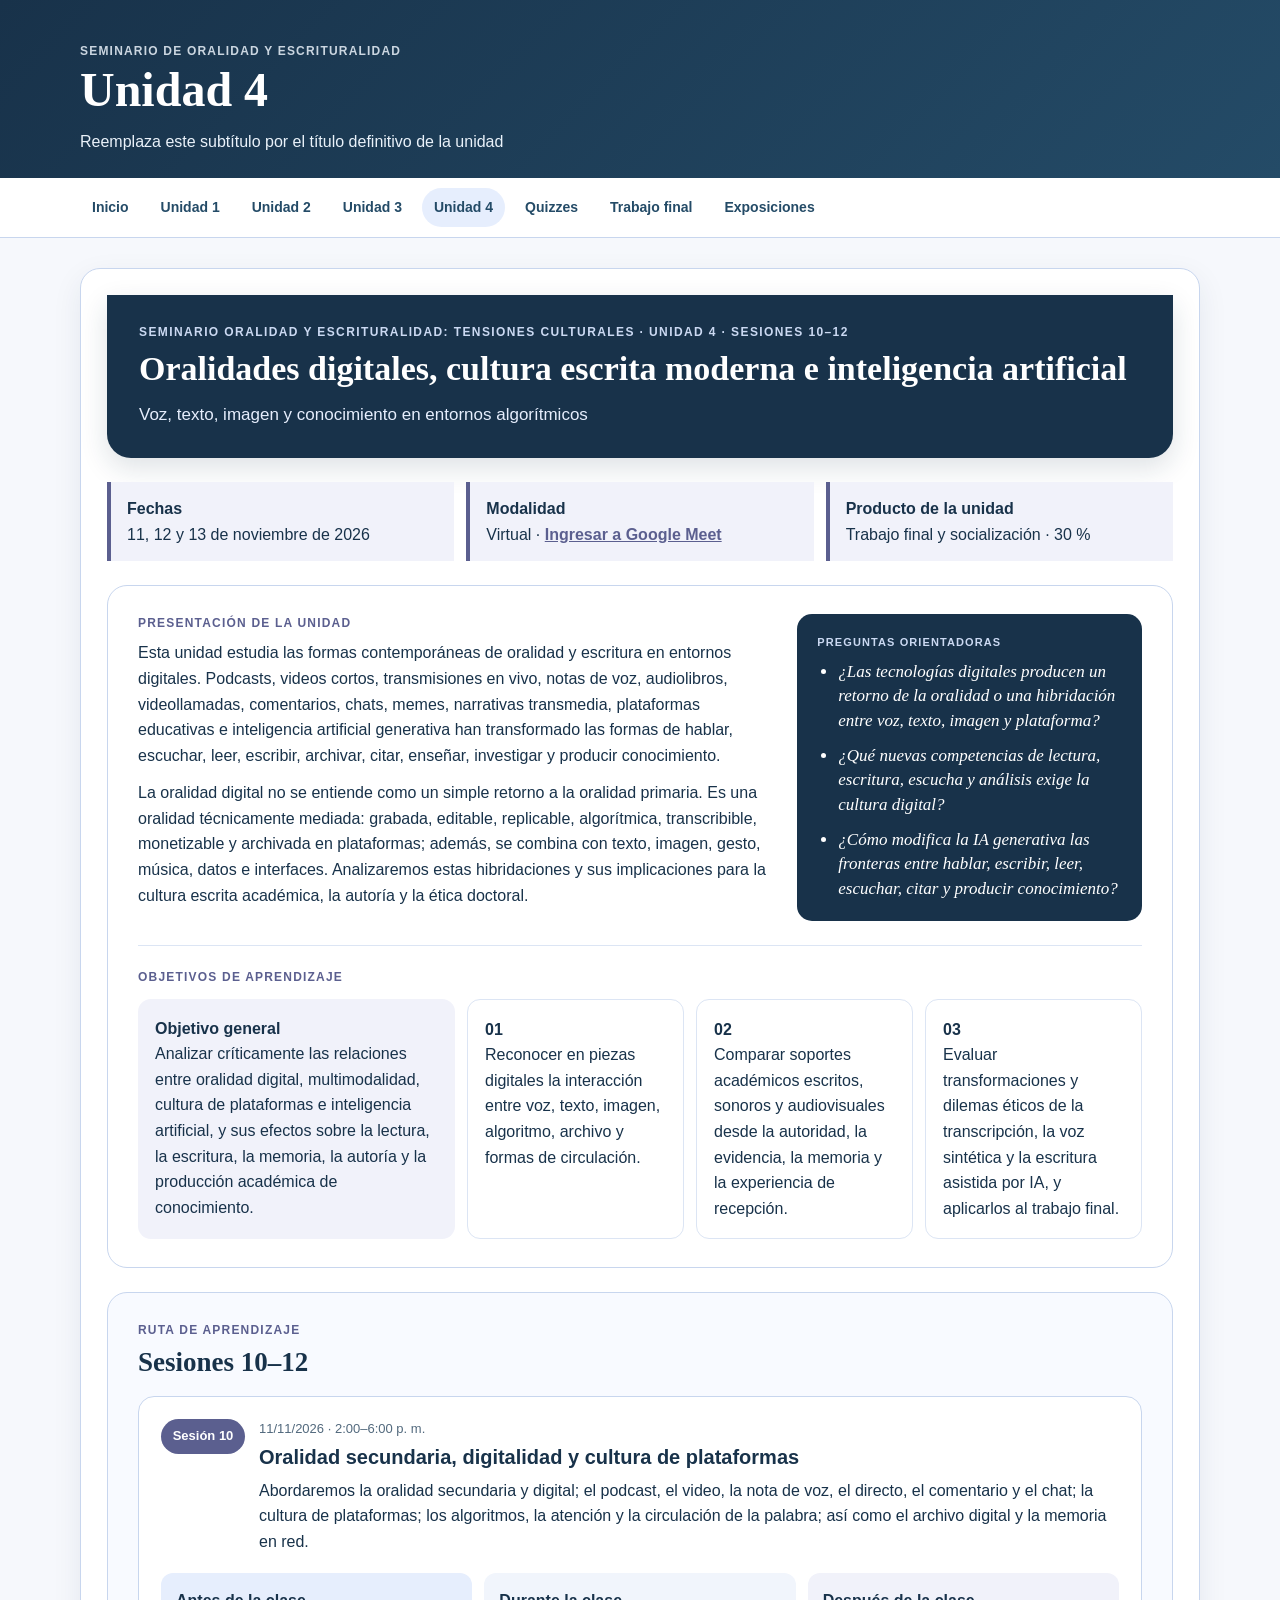
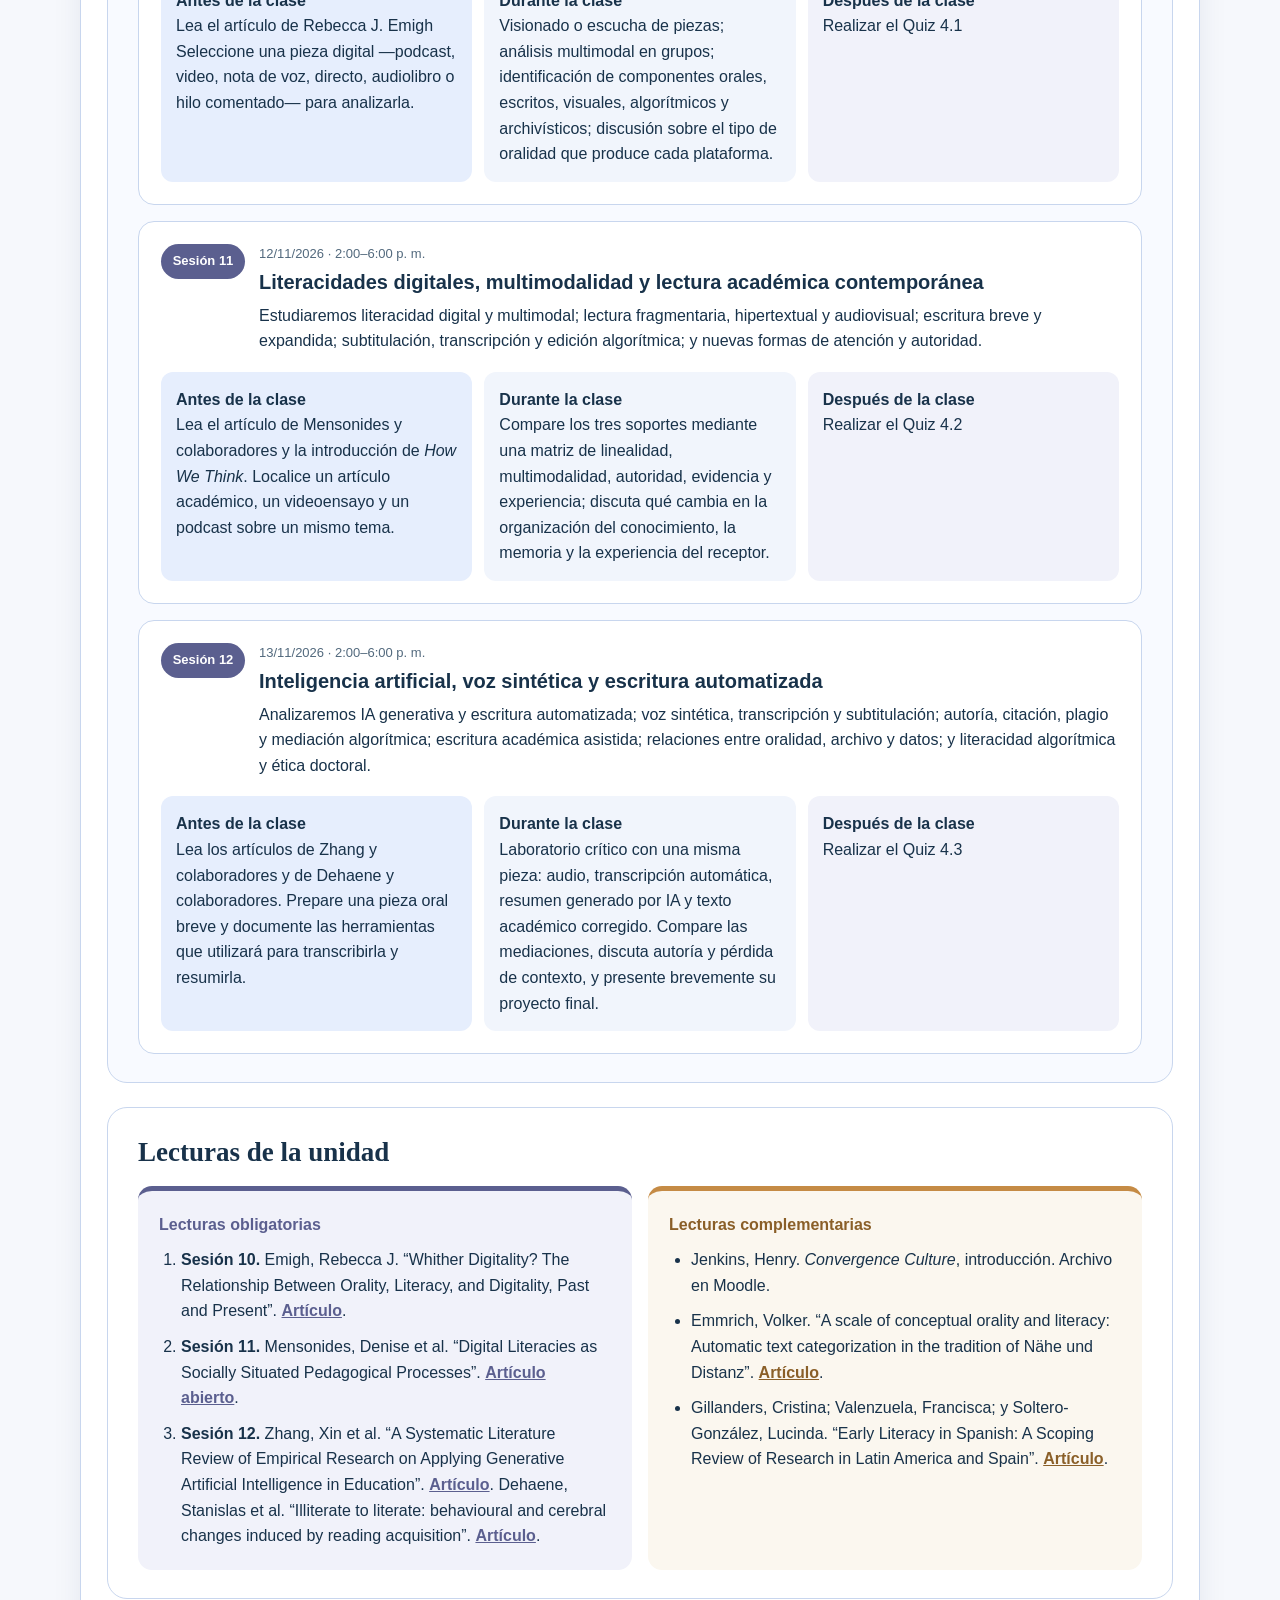
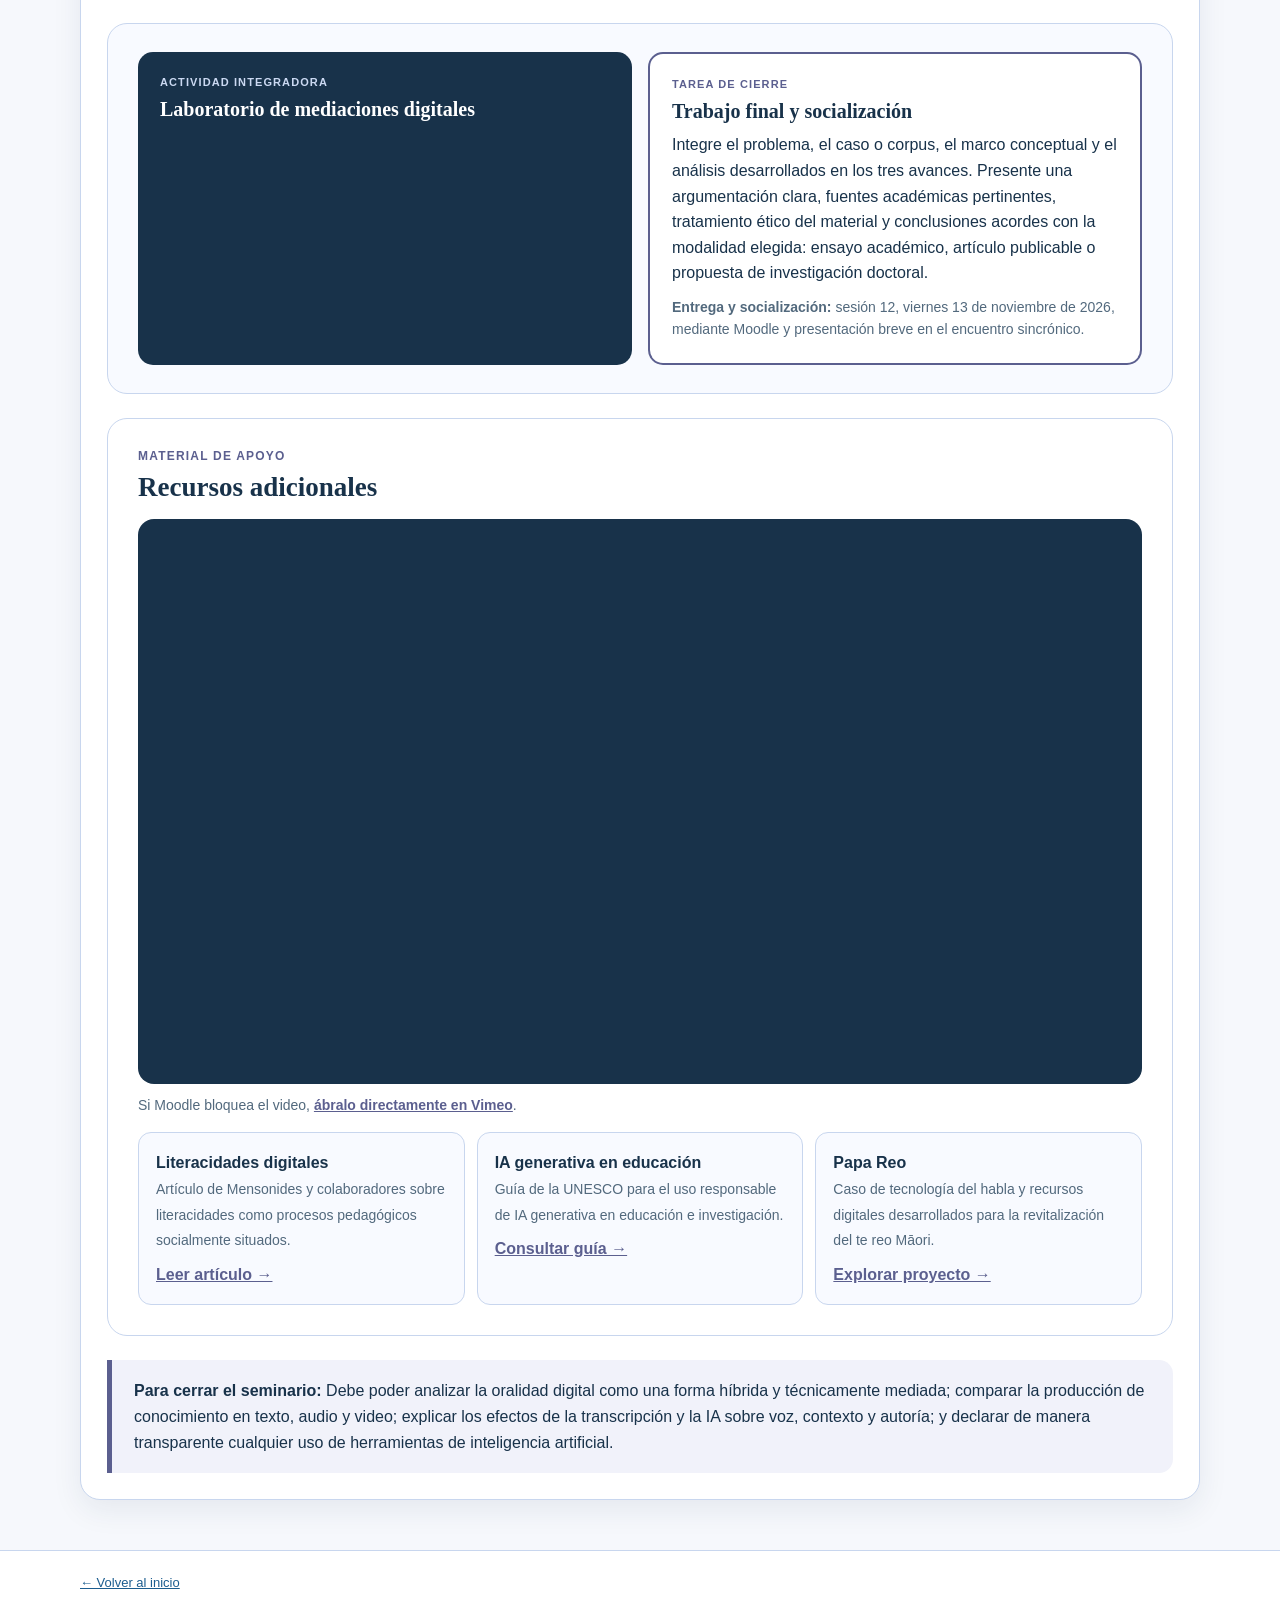
<file: unidad-4.html>
<!doctype html>
<html lang="es">
<head>
  <meta charset="utf-8">
  <meta name="viewport" content="width=device-width, initial-scale=1">
  <title>Unidad 4 · Seminario de Oralidad y Escrituralidad</title>
  <link rel="stylesheet" href="assets/styles.css">
</head>
<body>
  <header class="site-header">
    <div class="header-inner">
      <p class="kicker">Seminario de Oralidad y Escrituralidad</p>
      <h1>Unidad 4</h1>
      <p>Reemplaza este subtítulo por el título definitivo de la unidad</p>
    </div>
  </header>

<nav class="site-nav" aria-label="Navegación principal">
    <div class="nav-inner">
      <a href="index.html">Inicio</a>
      <a href="unidad-1.html">Unidad 1</a>
      <a href="unidad-2.html">Unidad 2</a>
      <a href="unidad-3.html">Unidad 3</a>
      <a href="unidad-4.html" aria-current="page">Unidad 4</a>
      <a href="quizzes.html">Quizzes</a>
      <a href="trabajo-final.html">Trabajo final</a>
      <a href="exposiciones.html">Exposiciones</a>
    </div>
  </nav>

  <main class="container">
    <section class="content-card">
      <!-- PEGA AQUÍ EL HTML COMPLETO DE ESTA UNIDAD EN MOODLE -->
      <div
  style="margin-bottom: 24px; padding: 28px 32px 30px; border-radius: 0 0 24px 24px; background: #18324a; box-shadow: 0 10px 28px rgba(24,50,74,.14);">
  <p
    style="margin: 0 0 7px; color: #cbd9f2; font-size: 12px; font-weight: bold; letter-spacing: 1.4px; text-transform: uppercase;">
    Seminario Oralidad y Escrituralidad: tensiones culturales · Unidad 4 ·
    Sesiones 10–12</p>
  <h1
    style="margin: 0; color: #fff; font-family: Georgia,'Times New Roman',serif; font-size: 34px; line-height: 1.2;">
    Oralidades digitales, cultura escrita moderna e inteligencia artificial</h1>
  <p
    style="max-width: 820px; margin: 11px 0 0; color: #e6eefd; font-size: 17px;">
    Voz, texto, imagen y conocimiento en entornos algorítmicos</p>
</div>
<div style="display: flex; flex-wrap: wrap; gap: 12px; margin-bottom: 24px;">
  <div
    style="flex: 1 1 220px; padding: 14px 16px; border-left: 4px solid #5b5f8f; background: #f1f2fa;">
    <strong>Fechas</strong><br>11, 12 y 13 de noviembre de 2026</div>
  <div
    style="flex: 1 1 220px; padding: 14px 16px; border-left: 4px solid #5b5f8f; background: #f1f2fa;">
    <strong>Modalidad</strong><br>Virtual · <a
      style="color: #5b5f8f; font-weight: bold;"
      href="http://meet.google.com/vmt-axpx-noa" target="_blank"
      rel="noopener">Ingresar a Google Meet</a></div>
  <div
    style="flex: 1 1 220px; padding: 14px 16px; border-left: 4px solid #5b5f8f; background: #f1f2fa;">
    <strong>Producto de la unidad</strong><br>Trabajo final y socialización · 30
    %</div>
</div>
<section
  style="margin-bottom: 24px; padding: 28px 30px; border: 1px solid #c8d6ee; border-radius: 20px; background: #fff;">
  <div style="display: flex; flex-wrap: wrap; gap: 20px;">
    <div style="flex: 2 1 520px;">
      <p
        style="margin: 0 0 7px; color: #5b5f8f; font-size: 12px; font-weight: bold; letter-spacing: 1.2px; text-transform: uppercase;">
        Presentación de la unidad</p>
      <p style="margin: 0 0 12px;">Esta unidad estudia las formas contemporáneas
        de oralidad y escritura en entornos digitales. Podcasts, videos cortos,
        transmisiones en vivo, notas de voz, audiolibros, videollamadas,
        comentarios, chats, memes, narrativas transmedia, plataformas educativas
        e inteligencia artificial generativa han transformado las formas de
        hablar, escuchar, leer, escribir, archivar, citar, enseñar, investigar y
        producir conocimiento.</p>
      <p style="margin: 0;">La oralidad digital no se entiende como un simple
        retorno a la oralidad primaria. Es una oralidad técnicamente mediada:
        grabada, editable, replicable, algorítmica, transcribible, monetizable y
        archivada en plataformas; además, se combina con texto, imagen, gesto,
        música, datos e interfaces. Analizaremos estas hibridaciones y sus
        implicaciones para la cultura escrita académica, la autoría y la ética
        doctoral.</p>
    </div>
    <div
      style="flex: 1 1 285px; padding: 20px; border-radius: 15px; background: #18324a; color: #fff;">
      <p
        style="margin: 0 0 8px; color: #cbd9f2; font-size: 11px; font-weight: bold; letter-spacing: 1.1px; text-transform: uppercase;">
        Preguntas orientadoras</p>
      <ul style="margin: 0; padding-left: 21px;">
        <li
          style="margin-bottom: 10px; font-family: Georgia,'Times New Roman',serif; font-size: 17px; font-style: italic; line-height: 1.45;">
          ¿Las tecnologías digitales producen un retorno de la oralidad o una
          hibridación entre voz, texto, imagen y plataforma?</li>
        <li
          style="margin-bottom: 10px; font-family: Georgia,'Times New Roman',serif; font-size: 17px; font-style: italic; line-height: 1.45;">
          ¿Qué nuevas competencias de lectura, escritura, escucha y análisis
          exige la cultura digital?</li>
        <li
          style="font-family: Georgia,'Times New Roman',serif; font-size: 17px; font-style: italic; line-height: 1.45;">
          ¿Cómo modifica la IA generativa las fronteras entre hablar, escribir,
          leer, escuchar, citar y producir conocimiento?</li>
      </ul>
    </div>
  </div>
  <div
    style="margin-top: 24px; padding-top: 22px; border-top: 1px solid #dce5f4;">
    <p
      style="margin: 0 0 11px; color: #5b5f8f; font-size: 12px; font-weight: bold; letter-spacing: 1.2px; text-transform: uppercase;">
      Objetivos de aprendizaje</p>
    <div style="display: flex; flex-wrap: wrap; gap: 12px;">
      <div
        style="flex: 1 1 300px; padding: 17px; border-radius: 13px; background: #f1f2fa;">
        <strong>Objetivo general</strong><br>Analizar críticamente las
        relaciones entre oralidad digital, multimodalidad, cultura de
        plataformas e inteligencia artificial, y sus efectos sobre la lectura,
        la escritura, la memoria, la autoría y la producción académica de
        conocimiento.</div>
      <div
        style="flex: 1 1 200px; padding: 17px; border: 1px solid #dce5f4; border-radius: 13px;">
        <strong>01</strong><br>Reconocer en piezas digitales la interacción
        entre voz, texto, imagen, algoritmo, archivo y formas de circulación.
      </div>
      <div
        style="flex: 1 1 200px; padding: 17px; border: 1px solid #dce5f4; border-radius: 13px;">
        <strong>02</strong><br>Comparar soportes académicos escritos, sonoros y
        audiovisuales desde la autoridad, la evidencia, la memoria y la
        experiencia de recepción.</div>
      <div
        style="flex: 1 1 200px; padding: 17px; border: 1px solid #dce5f4; border-radius: 13px;">
        <strong>03</strong><br>Evaluar transformaciones y dilemas éticos de la
        transcripción, la voz sintética y la escritura asistida por IA, y
        aplicarlos al trabajo final.</div>
    </div>
  </div>
</section>
<section
  style="margin-bottom: 24px; padding: 28px 30px 12px; border: 1px solid #c8d6ee; border-radius: 20px; background: #f8faff;">
  <p
    style="margin: 0 0 5px; color: #5b5f8f; font-size: 12px; font-weight: bold; letter-spacing: 1.2px; text-transform: uppercase;">
    Ruta de aprendizaje</p>
  <h2
    style="margin: 0 0 18px; color: #18324a; font-family: Georgia,'Times New Roman',serif; font-size: 27px;">
    Sesiones 10–12</h2>
  <div
    style="margin-bottom: 16px; padding: 22px; border: 1px solid #c8d6ee; border-radius: 16px; background: #fff;">
    <div
      style="display: flex; flex-wrap: wrap; align-items: flex-start; gap: 14px;">
      <span
        style="display: inline-block; min-width: 84px; padding: 7px 11px; border-radius: 999px; background: #5b5f8f; color: #fff; font-size: 13px; font-weight: bold; text-align: center;">Sesión
        10</span>
      <div style="flex: 1 1 560px;">
        <p style="margin: 0 0 4px; color: #52697d; font-size: 13px;">11/11/2026
          · 2:00–6:00 p. m.</p>
        <h4
          style="margin: 0; color: #18324a; font-size: 20px; line-height: 1.35;">
          Oralidad secundaria, digitalidad y cultura de plataformas</h4>
        <p style="margin: 7px 0 0;">Abordaremos la oralidad secundaria y
          digital; el podcast, el video, la nota de voz, el directo, el
          comentario y el chat; la cultura de plataformas; los algoritmos, la
          atención y la circulación de la palabra; así como el archivo digital y
          la memoria en red.</p>
      </div>
    </div>
    <div style="display: flex; flex-wrap: wrap; gap: 12px; margin-top: 18px;">
      <div
        style="flex: 1 1 235px; padding: 15px; border-radius: 12px; background: #e6eefd;">
        <strong>Antes de la clase</strong><br>Lea el artículo de Rebecca J.
        Emigh  Seleccione una pieza digital —podcast, video, nota de voz,
        directo, audiolibro o hilo comentado— para analizarla.</div>
      <div
        style="flex: 1 1 235px; padding: 15px; border-radius: 12px; background: #f1f5fc;">
        <strong>Durante la clase</strong><br>Visionado o escucha de piezas;
        análisis multimodal en grupos; identificación de componentes orales,
        escritos, visuales, algorítmicos y archivísticos; discusión sobre el
        tipo de oralidad que produce cada plataforma.</div>
      <div
        style="flex: 1 1 235px; padding: 15px; border-radius: 12px; background: #f1f2fa;">
        <strong>Después de la clase</strong><br>Realizar el Quiz 4.1</div>
    </div>
  </div>
  <div
    style="margin-bottom: 16px; padding: 22px; border: 1px solid #c8d6ee; border-radius: 16px; background: #fff;">
    <div
      style="display: flex; flex-wrap: wrap; align-items: flex-start; gap: 14px;">
      <span
        style="display: inline-block; min-width: 84px; padding: 7px 11px; border-radius: 999px; background: #5b5f8f; color: #fff; font-size: 13px; font-weight: bold; text-align: center;">Sesión
        11</span>
      <div style="flex: 1 1 560px;">
        <p style="margin: 0 0 4px; color: #52697d; font-size: 13px;">12/11/2026
          · 2:00–6:00 p. m.</p>
        <h4
          style="margin: 0; color: #18324a; font-size: 20px; line-height: 1.35;">
          Literacidades digitales, multimodalidad y lectura académica
          contemporánea</h4>
        <p style="margin: 7px 0 0;">Estudiaremos literacidad digital y
          multimodal; lectura fragmentaria, hipertextual y audiovisual;
          escritura breve y expandida; subtitulación, transcripción y edición
          algorítmica; y nuevas formas de atención y autoridad.</p>
      </div>
    </div>
    <div style="display: flex; flex-wrap: wrap; gap: 12px; margin-top: 18px;">
      <div
        style="flex: 1 1 235px; padding: 15px; border-radius: 12px; background: #e6eefd;">
        <strong>Antes de la clase</strong><br>Lea el artículo de Mensonides y
        colaboradores y la introducción de <em>How We Think</em>. Localice un
        artículo académico, un videoensayo y un podcast sobre un mismo tema.
      </div>
      <div
        style="flex: 1 1 235px; padding: 15px; border-radius: 12px; background: #f1f5fc;">
        <strong>Durante la clase</strong><br>Compare los tres soportes mediante
        una matriz de linealidad, multimodalidad, autoridad, evidencia y
        experiencia; discuta qué cambia en la organización del conocimiento, la
        memoria y la experiencia del receptor.</div>
      <div
        style="flex: 1 1 235px; padding: 15px; border-radius: 12px; background: #f1f2fa;">
        <strong>Después de la clase</strong><br>Realizar el Quiz 4.2</div>
    </div>
  </div>
  <div
    style="margin-bottom: 16px; padding: 22px; border: 1px solid #c8d6ee; border-radius: 16px; background: #fff;">
    <div
      style="display: flex; flex-wrap: wrap; align-items: flex-start; gap: 14px;">
      <span
        style="display: inline-block; min-width: 84px; padding: 7px 11px; border-radius: 999px; background: #5b5f8f; color: #fff; font-size: 13px; font-weight: bold; text-align: center;">Sesión
        12</span>
      <div style="flex: 1 1 560px;">
        <p style="margin: 0 0 4px; color: #52697d; font-size: 13px;">13/11/2026
          · 2:00–6:00 p. m.</p>
        <h4
          style="margin: 0; color: #18324a; font-size: 20px; line-height: 1.35;">
          Inteligencia artificial, voz sintética y escritura automatizada</h4>
        <p style="margin: 7px 0 0;">Analizaremos IA generativa y escritura
          automatizada; voz sintética, transcripción y subtitulación; autoría,
          citación, plagio y mediación algorítmica; escritura académica
          asistida; relaciones entre oralidad, archivo y datos; y literacidad
          algorítmica y ética doctoral.</p>
      </div>
    </div>
    <div style="display: flex; flex-wrap: wrap; gap: 12px; margin-top: 18px;">
      <div
        style="flex: 1 1 235px; padding: 15px; border-radius: 12px; background: #e6eefd;">
        <strong>Antes de la clase</strong><br>Lea los artículos de Zhang y
        colaboradores y de Dehaene y colaboradores. Prepare una pieza oral breve
        y documente las herramientas que utilizará para transcribirla y
        resumirla.</div>
      <div
        style="flex: 1 1 235px; padding: 15px; border-radius: 12px; background: #f1f5fc;">
        <strong>Durante la clase</strong><br>Laboratorio crítico con una misma
        pieza: audio, transcripción automática, resumen generado por IA y texto
        académico corregido. Compare las mediaciones, discuta autoría y pérdida
        de contexto, y presente brevemente su proyecto final.</div>
      <div
        style="flex: 1 1 235px; padding: 15px; border-radius: 12px; background: #f1f2fa;">
        <strong>Después de la clase</strong><br>Realizar el Quiz 4.3</div>
    </div>
  </div>
</section>
<section
  style="margin-bottom: 24px; padding: 28px 30px; border: 1px solid #c8d6ee; border-radius: 20px; background: #fff;">
  <h2
    style="margin: 0 0 17px; color: #18324a; font-family: Georgia,'Times New Roman',serif; font-size: 27px;">
    Lecturas de la unidad</h2>
  <div style="display: flex; flex-wrap: wrap; gap: 16px;">
    <div
      style="flex: 1 1 400px; padding: 21px; border-top: 5px solid #5b5f8f; border-radius: 14px; background: #f1f2fa;">
      <p style="margin: 0 0 10px; color: #5b5f8f; font-weight: bold;">Lecturas
        obligatorias</p>
      <ol style="margin: 0; padding-left: 22px;">
        <li style="margin-bottom: 10px;"><strong>Sesión 10.</strong> Emigh,
          Rebecca J. “Whither Digitality? The Relationship Between Orality,
          Literacy, and Digitality, Past and Present”. <a
            style="color: #5b5f8f; font-weight: bold;"
            href="https://doi.org/10.1146/annurev-soc-033022-035644"
            target="_blank" rel="noopener">Artículo</a>. </li>
        <li style="margin-bottom: 10px;"><strong>Sesión 11.</strong> Mensonides,
          Denise et al. “Digital Literacies as Socially Situated Pedagogical
          Processes”. <a style="color: #5b5f8f; font-weight: bold;"
            href="https://doi.org/10.17645/mac.8174" target="_blank"
            rel="noopener">Artículo abierto</a>. </li>
        <li><strong>Sesión 12.</strong> Zhang, Xin et al. “A Systematic
          Literature Review of Empirical Research on Applying Generative
          Artificial Intelligence in Education”. <a
            style="color: #5b5f8f; font-weight: bold;"
            href="https://doi.org/10.1007/s44366-024-0028-5" target="_blank"
            rel="noopener">Artículo</a>. Dehaene, Stanislas et al. “Illiterate
          to literate: behavioural and cerebral changes induced by reading
          acquisition”. <a style="color: #5b5f8f; font-weight: bold;"
            href="https://doi.org/10.1038/nrn3924" target="_blank"
            rel="noopener">Artículo</a>.</li>
      </ol>
    </div>
    <div
      style="flex: 1 1 400px; padding: 21px; border-top: 5px solid #c58b45; border-radius: 14px; background: #fbf7ef;">
      <p style="margin: 0 0 10px; color: #8a5f28; font-weight: bold;">Lecturas
        complementarias</p>
      <ul style="margin: 0; padding-left: 22px;">
        <li style="margin-bottom: 10px;">Jenkins, Henry. <em>Convergence
            Culture</em>, introducción. Archivo en Moodle.</li>
        <li style="margin-bottom: 10px;">Emmrich, Volker. “A scale of conceptual
          orality and literacy: Automatic text categorization in the tradition
          of Nähe und Distanz”. <a style="color: #8a5f28; font-weight: bold;"
            href="https://doi.org/10.48550/arXiv.2502.03252" target="_blank"
            rel="noopener">Artículo</a>.</li>
        <li>Gillanders, Cristina; Valenzuela, Francisca; y Soltero-González,
          Lucinda. “Early Literacy in Spanish: A Scoping Review of Research in
          Latin America and Spain”. <a
            style="color: #8a5f28; font-weight: bold;"
            href="https://doi.org/10.3102/00346543261438789" target="_blank"
            rel="noopener">Artículo</a>.</li>
      </ul>
    </div>
  </div>
</section>
<section
  style="margin-bottom: 24px; padding: 28px 30px; border: 1px solid #c8d6ee; border-radius: 20px; background: #f8faff;">
  <div style="display: flex; flex-wrap: wrap; gap: 16px;">
    <div
      style="flex: 1 1 400px; padding: 22px; border-radius: 15px; background: #18324a; color: #fff;">
      <p
        style="margin: 0 0 6px; color: #cbd9f2; font-size: 11px; font-weight: bold; letter-spacing: 1.1px; text-transform: uppercase;">
        Actividad integradora</p>
      <h2 style="margin: 0 0 9px; color: #fff; font-size: 20px;">Laboratorio de
        mediaciones digitales</h2>
      <p style="margin: 0;"></p>
    </div>
    <div
      style="flex: 1 1 400px; padding: 22px; border: 2px solid #5b5f8f; border-radius: 15px; background: #fff;">
      <p
        style="margin: 0 0 6px; color: #5b5f8f; font-size: 11px; font-weight: bold; letter-spacing: 1.1px; text-transform: uppercase;">
        Tarea de cierre</p>
      <h2 style="margin: 0 0 9px; color: #18324a; font-size: 20px;">Trabajo
        final y socialización</h2>
      <p style="margin: 0 0 10px;">Integre el problema, el caso o corpus, el
        marco conceptual y el análisis desarrollados en los tres avances.
        Presente una argumentación clara, fuentes académicas pertinentes,
        tratamiento ético del material y conclusiones acordes con la modalidad
        elegida: ensayo académico, artículo publicable o propuesta de
        investigación doctoral.</p>
      <p style="margin: 0; color: #52697d; font-size: 14px;"><strong>Entrega y
          socialización:</strong> sesión 12, viernes 13 de noviembre de 2026,
        mediante Moodle y presentación breve en el encuentro sincrónico.</p>
    </div>
  </div>
</section>
<section
  style="margin-bottom: 24px; padding: 28px 30px 30px; border: 1px solid #c8d6ee; border-radius: 20px; background: #fff;">
  <p
    style="margin: 0 0 5px; color: #5b5f8f; font-size: 12px; font-weight: bold; letter-spacing: 1.2px; text-transform: uppercase;">
    Material de apoyo</p>
  <h2
    style="margin: 0 0 16px; color: #18324a; font-family: Georgia,'Times New Roman',serif; font-size: 27px;">
    Recursos adicionales</h2>
  <div
    style="position: relative; overflow: hidden; width: 100%; padding-top: 56.25%; border-radius: 16px; background: #18324a;">
    <iframe
      style="position: absolute; inset: 0; width: 100%; height: 100%; border: 0;"
      title="Presentación sobre tecnología del lenguaje y lenguas indígenas"
      src="https://player.vimeo.com/video/780246744"
      allowfullscreen="allowfullscreen" loading="lazy"></iframe></div>
  <p style="margin: 10px 0 0; color: #52697d; font-size: 14px;">Si Moodle
    bloquea el video, <a style="color: #5b5f8f; font-weight: bold;"
      href="https://vimeo.com/780246744" target="_blank" rel="noopener">ábralo
      directamente en Vimeo</a>.</p>
  <div style="display: flex; flex-wrap: wrap; gap: 12px; margin-top: 16px;">
    <div
      style="flex: 1 1 245px; padding: 17px; border: 1px solid #c8d6ee; border-radius: 13px; background: #f8faff;">
      <strong>Literacidades digitales</strong><br><span
        style="color: #52697d; font-size: 14px;">Artículo de Mensonides y
        colaboradores sobre literacidades como procesos pedagógicos socialmente
        situados.</span><br><a
        style="display: inline-block; margin-top: 9px; color: #5b5f8f; font-weight: bold;"
        href="https://www.cogitatiopress.com/mediaandcommunication/article/view/8174"
        target="_blank" rel="noopener">Leer artículo →</a></div>
    <div
      style="flex: 1 1 245px; padding: 17px; border: 1px solid #c8d6ee; border-radius: 13px; background: #f8faff;">
      <strong>IA generativa en educación</strong><br><span
        style="color: #52697d; font-size: 14px;">Guía de la UNESCO para el uso
        responsable de IA generativa en educación e investigación.</span><br><a
        style="display: inline-block; margin-top: 9px; color: #5b5f8f; font-weight: bold;"
        href="https://unesdoc.unesco.org/ark:/48223/pf0000389227_spa"
        target="_blank" rel="noopener">Consultar guía →</a></div>
    <div
      style="flex: 1 1 245px; padding: 17px; border: 1px solid #c8d6ee; border-radius: 13px; background: #f8faff;">
      <strong>Papa Reo</strong><br><span
        style="color: #52697d; font-size: 14px;">Caso de tecnología del habla y
        recursos digitales desarrollados para la revitalización del te reo
        Māori.</span><br><a
        style="display: inline-block; margin-top: 9px; color: #5b5f8f; font-weight: bold;"
        href="https://papareo.nz/" target="_blank" rel="noopener">Explorar
        proyecto →</a></div>
  </div>
</section>
<div
  style="padding: 18px 22px; border-left: 5px solid #5b5f8f; border-radius: 0 14px 14px 0; background: #f1f2fa;">
  <strong>Para cerrar el seminario:</strong> Debe poder analizar la oralidad
  digital como una forma híbrida y técnicamente mediada; comparar la producción
  de conocimiento en texto, audio y video; explicar los efectos de la
  transcripción y la IA sobre voz, contexto y autoría; y declarar de manera
  transparente cualquier uso de herramientas de inteligencia artificial.</div>
      <!-- FIN DEL CONTENIDO PEGADO -->
    </section>
  </main>

  <footer class="site-footer">
    <div class="footer-inner"><a href="index.html">← Volver al inicio</a></div>
  </footer>
</body>
</html>
</file>
<file: assets/styles.css>
:root {
  --bg: #f6f8fc;
  --surface: #ffffff;
  --ink: #18324a;
  --muted: #5b6b7a;
  --line: #c8d6ee;
  --soft: #e6eefd;
  --accent: #244b67;
  --radius: 20px;
  --shadow: 0 10px 30px rgba(24, 50, 74, 0.08);
}

* { box-sizing: border-box; }
html { scroll-behavior: smooth; }
body {
  margin: 0;
  background: var(--bg);
  color: var(--ink);
  font-family: Arial, Helvetica, sans-serif;
  line-height: 1.6;
}

a { color: #1c5d8f; }
a:hover { color: #123f63; }

.site-header {
  background: linear-gradient(135deg, #18324a, #244b67);
  color: #fff;
  padding: 32px 20px 24px;
}

.header-inner,
.nav-inner,
.container,
.footer-inner {
  width: min(1120px, calc(100% - 32px));
  margin: 0 auto;
}

.kicker {
  margin: 0 0 6px;
  font-size: 12px;
  font-weight: 700;
  letter-spacing: 1.2px;
  text-transform: uppercase;
  opacity: .85;
}

h1, h2, h3 {
  font-family: Georgia, 'Times New Roman', serif;
  line-height: 1.2;
}

.site-header h1 { margin: 0; font-size: clamp(30px, 5vw, 48px); }
.site-header p { margin: 10px 0 0; max-width: 820px; color: #eaf2fa; }

.site-nav {
  position: sticky;
  top: 0;
  z-index: 10;
  background: rgba(255,255,255,.96);
  border-bottom: 1px solid var(--line);
  backdrop-filter: blur(8px);
}
.nav-inner {
  display: flex;
  flex-wrap: wrap;
  gap: 8px;
  padding: 10px 0;
}
.nav-inner a {
  text-decoration: none;
  color: var(--accent);
  padding: 8px 12px;
  border-radius: 999px;
  font-size: 14px;
  font-weight: 700;
}
.nav-inner a:hover,
.nav-inner a[aria-current="page"] { background: var(--soft); }

.container { padding: 30px 0 50px; }
.notice {
  background: #fff8dd;
  border: 1px solid #eadb99;
  border-radius: 14px;
  padding: 14px 16px;
  margin-bottom: 24px;
}

.hero-card,
.content-card,
.unit-card {
  background: var(--surface);
  border: 1px solid var(--line);
  border-radius: var(--radius);
  box-shadow: var(--shadow);
}

.hero-card { padding: 28px; margin-bottom: 24px; }
.hero-card h2 { margin: 0 0 10px; font-size: 30px; }
.hero-card p { margin: 0; color: var(--muted); }

.units-grid {
  display: grid;
  grid-template-columns: repeat(2, minmax(0, 1fr));
  gap: 18px;
}
.unit-card { padding: 22px; }
.unit-card .label {
  display: inline-block;
  margin-bottom: 10px;
  color: var(--accent);
  font-size: 12px;
  font-weight: 800;
  letter-spacing: 1px;
  text-transform: uppercase;
}
.unit-card h3 { margin: 0 0 8px; font-size: 23px; }
.unit-card p { color: var(--muted); margin: 0 0 18px; }
.button {
  display: inline-block;
  text-decoration: none;
  background: var(--accent);
  color: #fff;
  padding: 9px 14px;
  border-radius: 10px;
  font-weight: 700;
}
.button:hover { color: #fff; background: #173c58; }

.content-card { padding: 26px; }
.content-card > :first-child { margin-top: 0; }

.paste-zone {
  border: 2px dashed #9fb5d3;
  background: #f8fbff;
  border-radius: 16px;
  padding: 24px;
  color: #52677a;
}
.paste-zone code { font-size: 13px; }

.site-footer {
  border-top: 1px solid var(--line);
  background: #fff;
  color: var(--muted);
}
.footer-inner { padding: 22px 0 30px; font-size: 13px; }

@media (max-width: 760px) {
  .units-grid { grid-template-columns: 1fr; }
  .site-header { padding-top: 24px; }
  .content-card, .hero-card { padding: 20px; }
}
</file>
